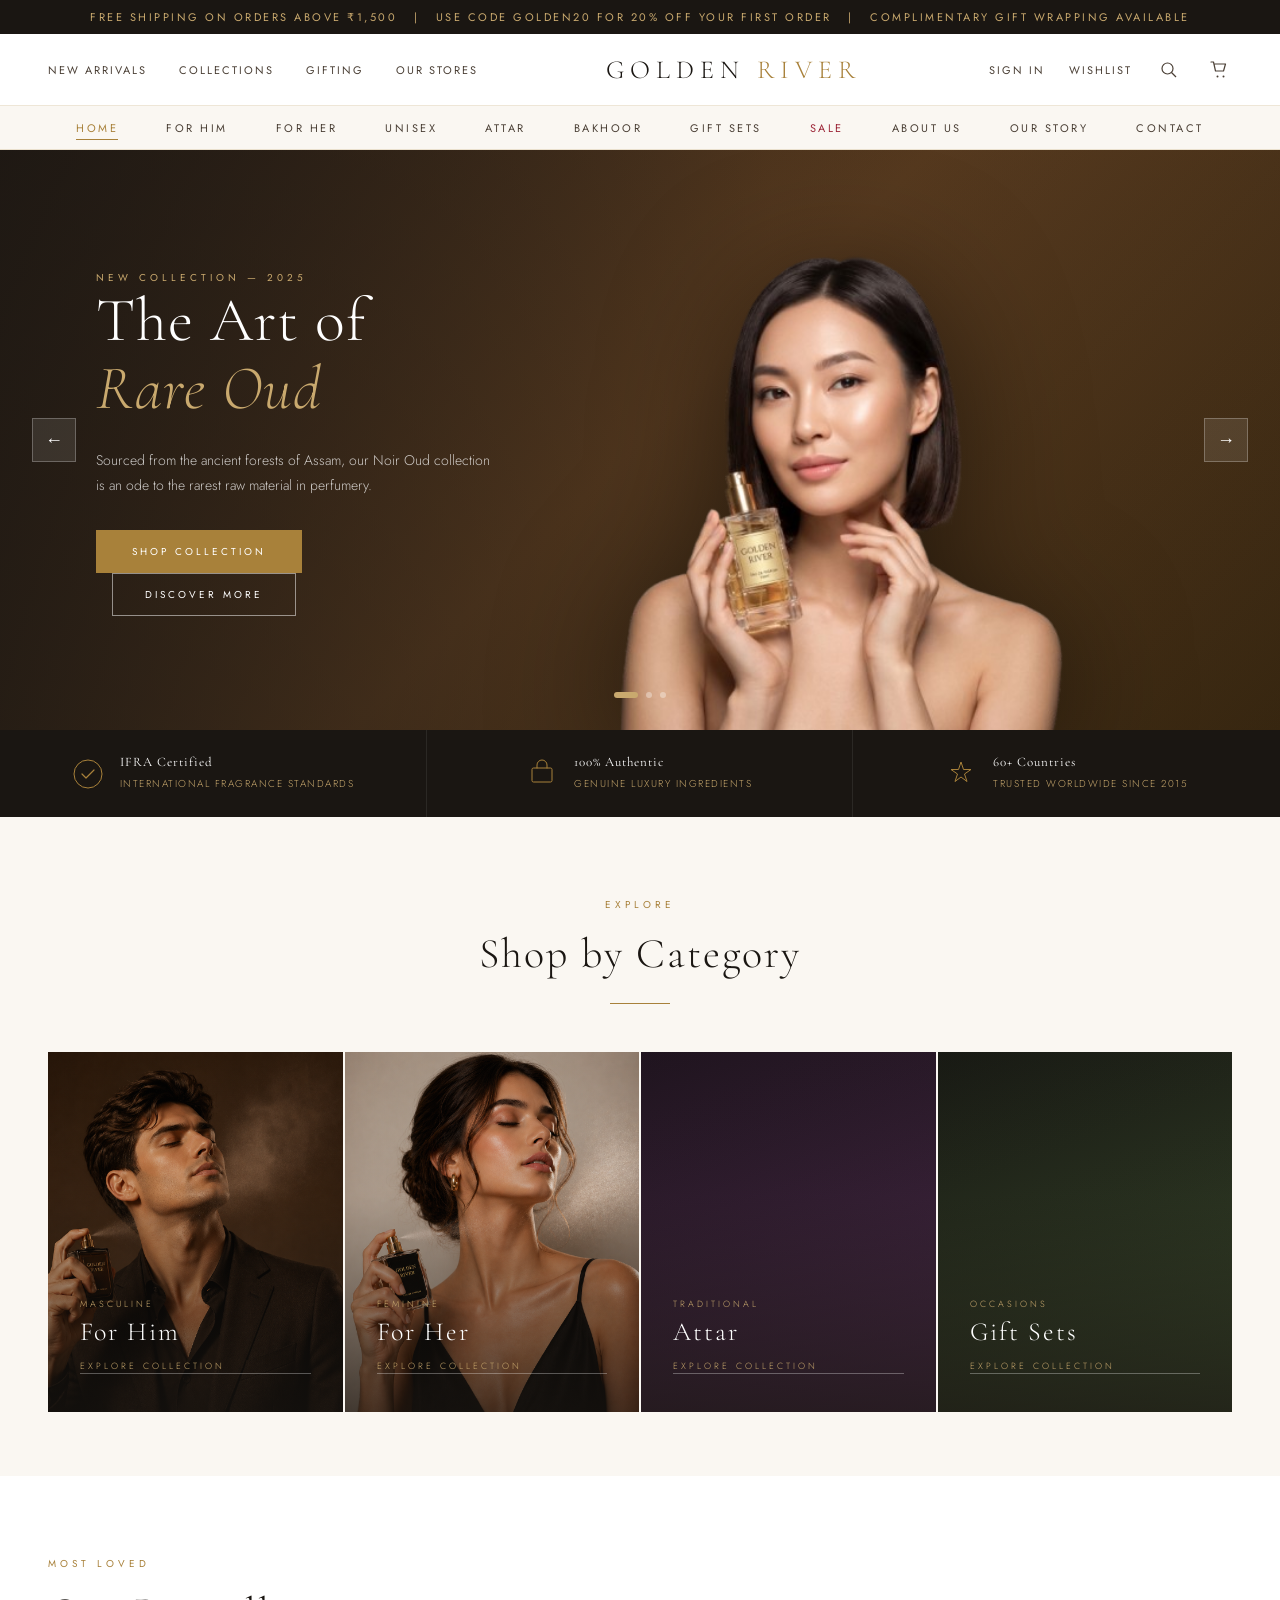
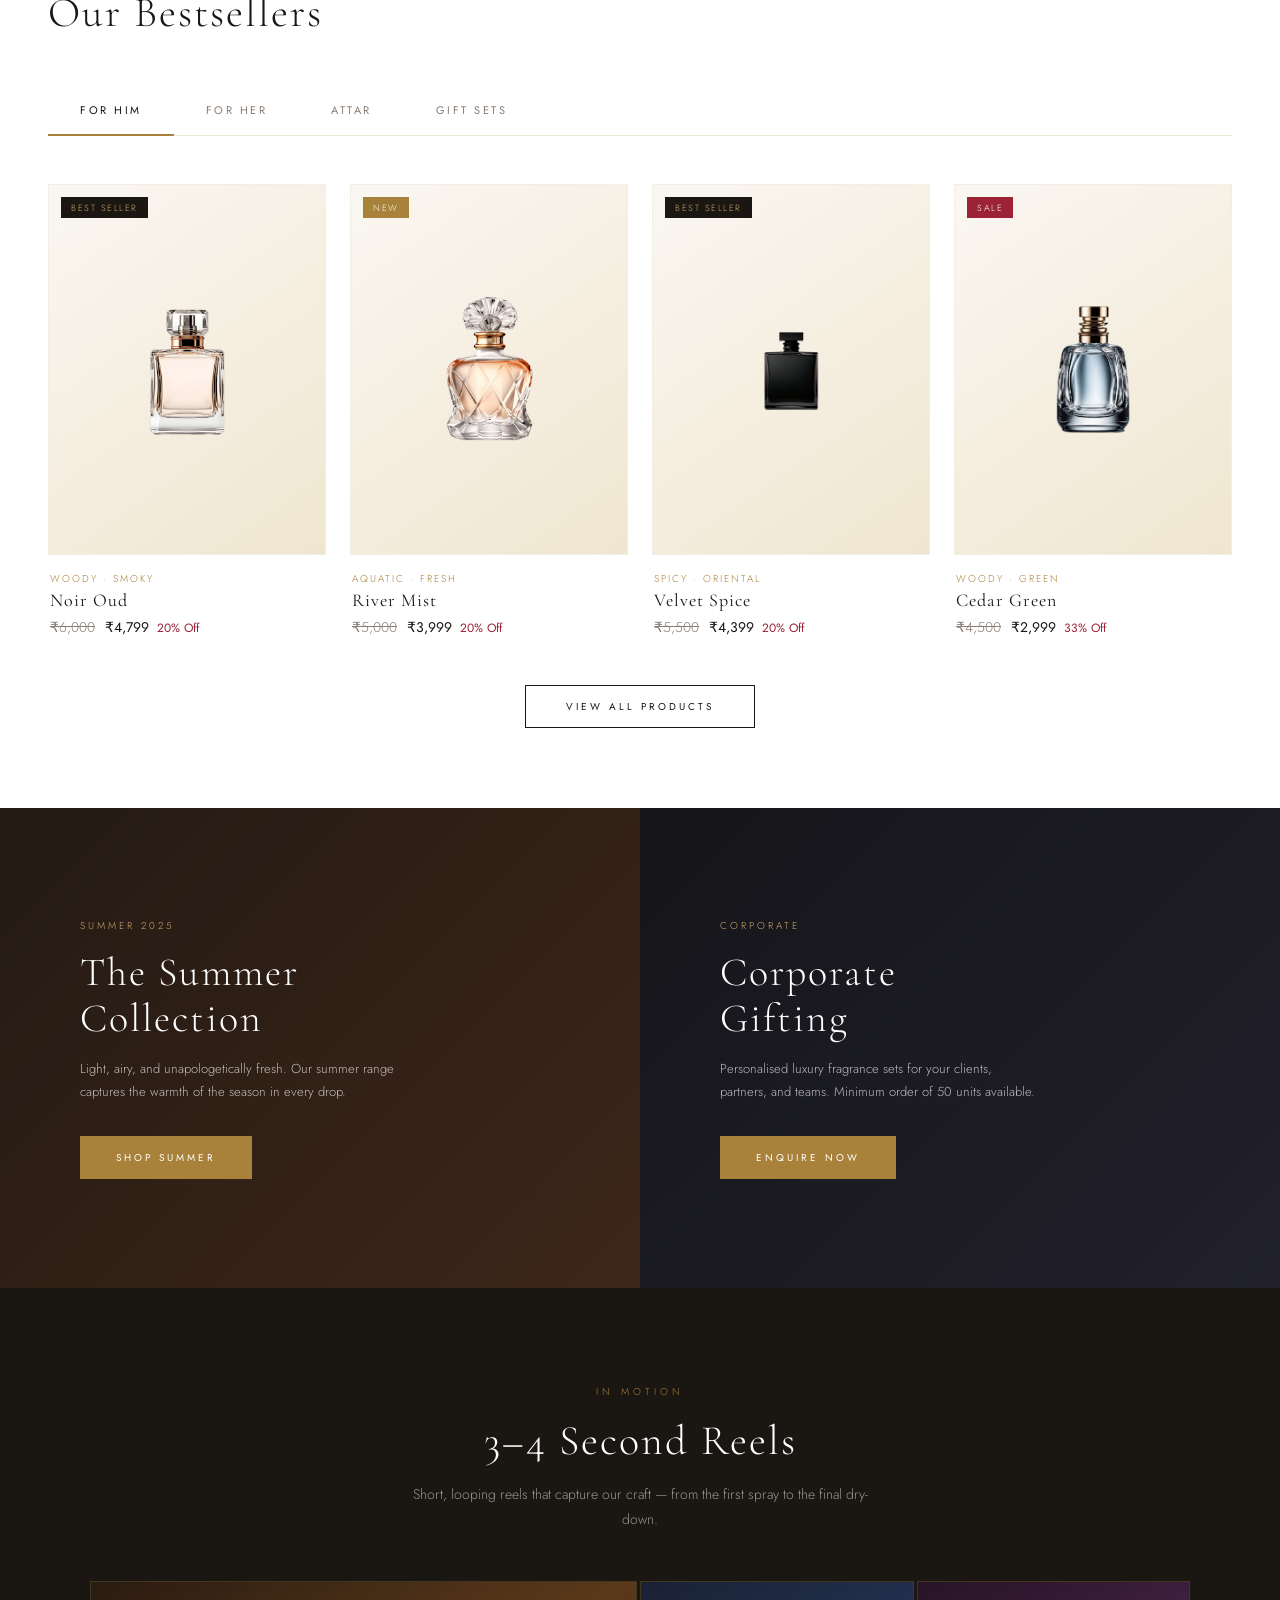
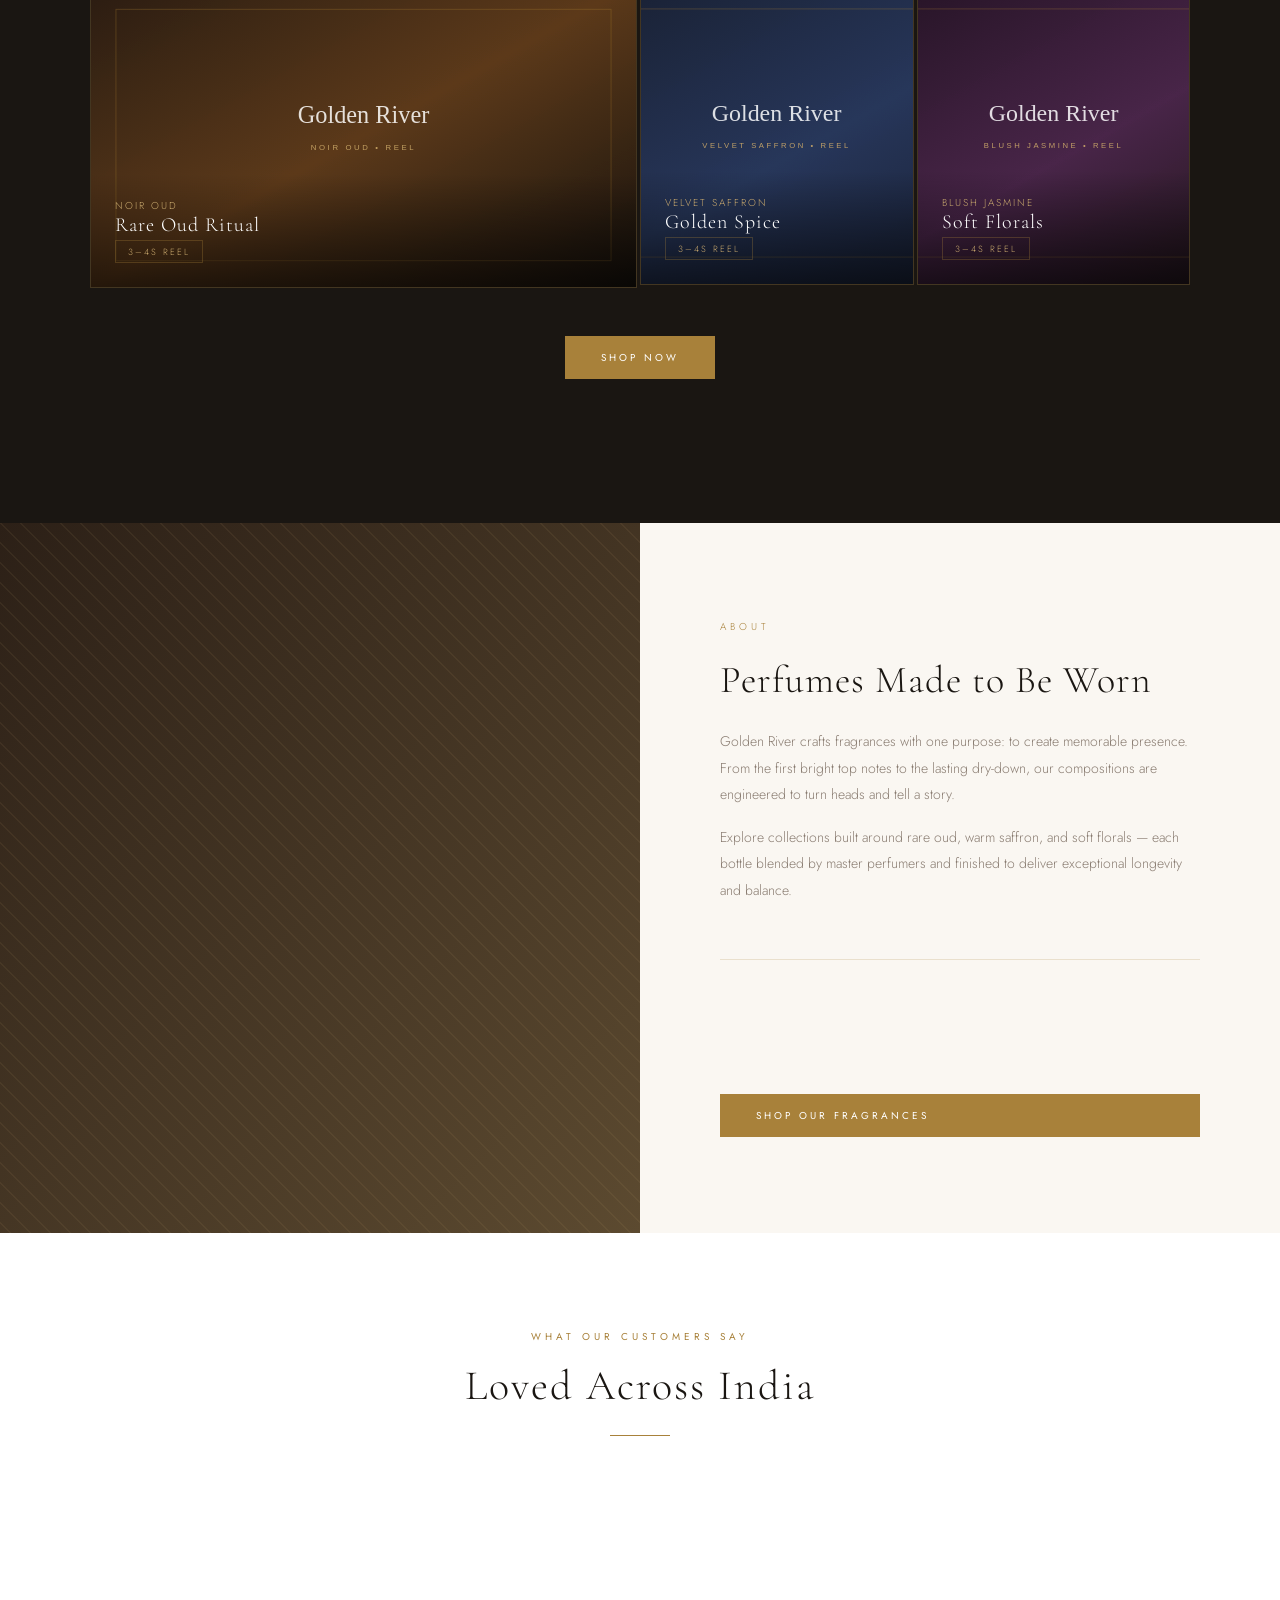
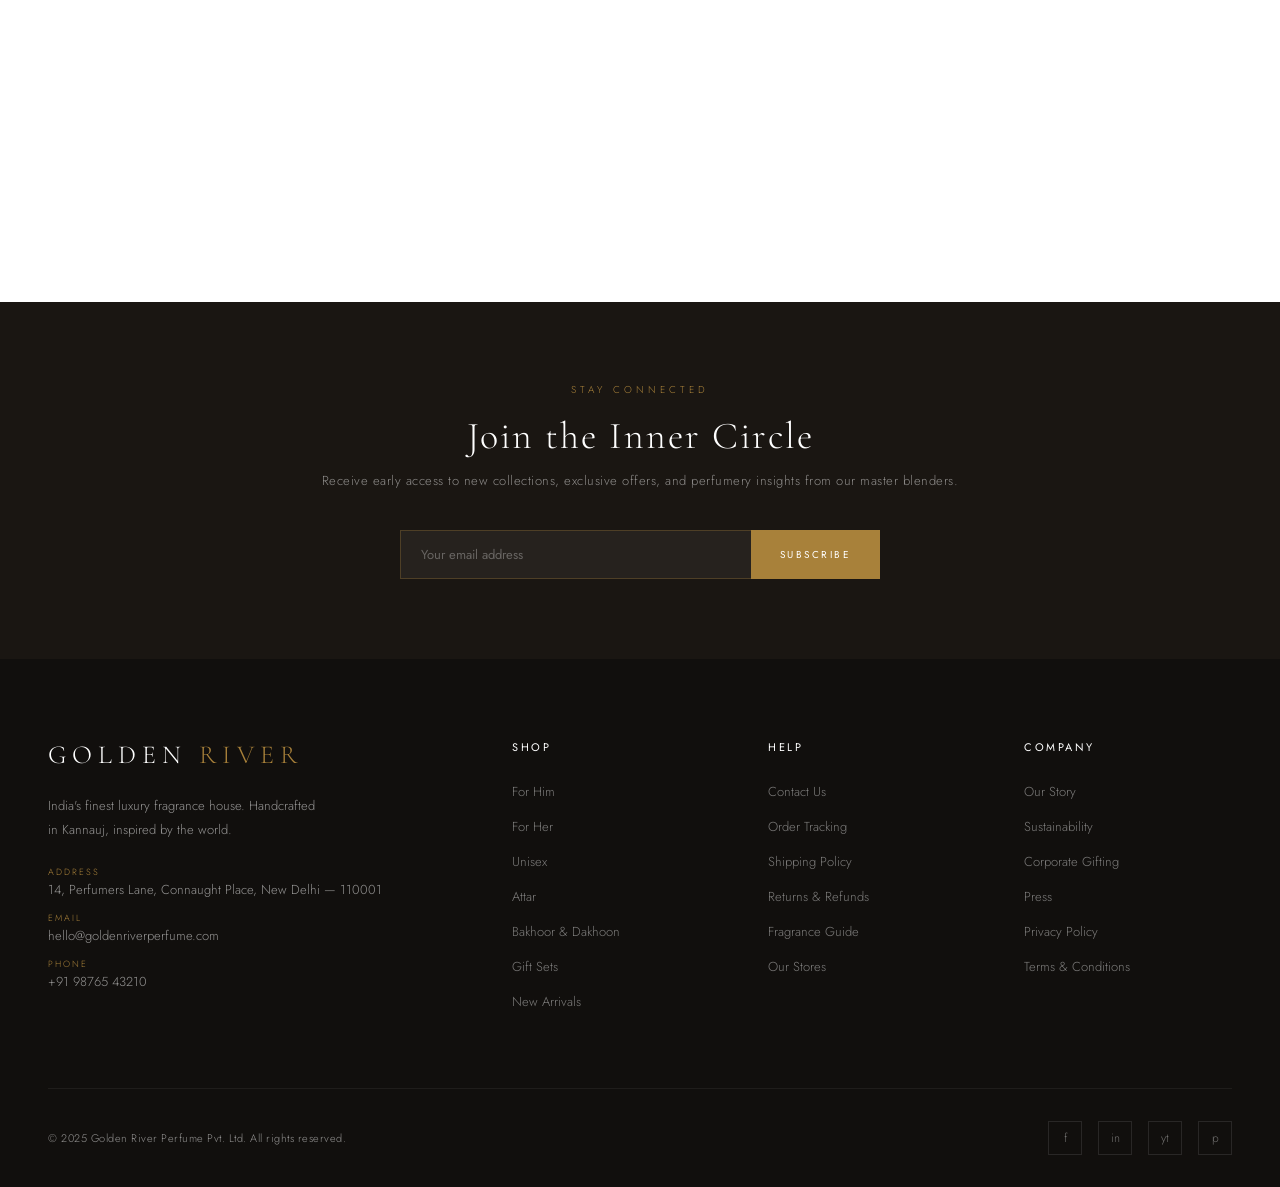
<file: index.html>
<!DOCTYPE html>
<html lang="en">

<head>
  <meta charset="UTF-8">
  <meta name="viewport" content="width=device-width, initial-scale=1.0">
  <title>Golden River Perfume | Luxury Fragrances Since 2015</title>
  <meta name="description"
    content="Golden River Perfume — India's finest luxury fragrance house. Handcrafted Eau de Parfum, Attar, and Gift Sets inspired by the ancient traditions of Kannauj and the perfume fields of Grasse.">
  <meta name="keywords" content="luxury perfume India, EDP, Attar, Oud, golden river perfume, buy perfume online India">
  <link rel="preconnect" href="https://fonts.googleapis.com">
  <link rel="preconnect" href="https://fonts.gstatic.com" crossorigin>
  <link
    href="https://fonts.googleapis.com/css2?family=Cormorant+Garamond:ital,wght@0,300;0,400;0,500;0,600;1,300;1,400&family=Jost:wght@200;300;400;500&display=swap"
    rel="stylesheet">
  <link rel="stylesheet" href="css/global.css">
  <link rel="stylesheet" href="css/home.css">
</head>

<body>

  <!-- ANNOUNCEMENT BAR -->
  <div class="announcement">
    Free Shipping on Orders Above &#8377;1,500 &nbsp;&nbsp;|&nbsp;&nbsp; Use Code GOLDEN20 for 20% Off Your First Order
    &nbsp;&nbsp;|&nbsp;&nbsp; Complimentary Gift Wrapping Available
  </div>

  <!-- TOP NAV -->
  <nav class="topnav">
    <div class="nav-left">
      <a href="pages/shop.html">New Arrivals</a>
      <a href="pages/shop.html">Collections</a>
      <a href="pages/shop.html?cat=Gift+Sets">Gifting</a>
      <a href="pages/contact.html">Our Stores</a>
    </div>

    <a href="index.html" class="logo">Golden <span>River</span></a>

    <div class="nav-right">
      <a href="pages/signin.html">Sign In</a>
      <a href="pages/wishlist.html" style="position:relative">Wishlist <span class="wishlist-count"
          style="display:none">0</span></a>
      <!-- Search icon -->
      <button class="nav-icon-btn" aria-label="Search">
        <svg width="18" height="18" viewBox="0 0 18 18" fill="none" xmlns="http://www.w3.org/2000/svg">
          <circle cx="7.5" cy="7.5" r="5.5" stroke="#4A3F35" stroke-width="1.2" />
          <line x1="11.5" y1="11.5" x2="16" y2="16" stroke="#4A3F35" stroke-width="1.2" />
        </svg>
      </button>
      <!-- Cart icon -->
      <a href="pages/cart.html" class="nav-icon-btn" style="position:relative">
        <svg width="18" height="18" viewBox="0 0 18 18" fill="none" xmlns="http://www.w3.org/2000/svg">
          <path d="M1 1h2.5l2 9h8l2-7H5" stroke="#4A3F35" stroke-width="1.2" stroke-linecap="round"
            stroke-linejoin="round" />
          <circle cx="7.5" cy="15.5" r="1" fill="#4A3F35" />
          <circle cx="13.5" cy="15.5" r="1" fill="#4A3F35" />
        </svg>
        <span class="cart-count" style="display:none">0</span>
      </a>
      <button class="mobile-menu-btn" aria-label="Menu">
        <span></span><span></span><span></span>
      </button>
    </div>
  </nav>

  <!-- SECONDARY NAV -->
  <nav class="subnav">
    <a href="index.html" class="active">Home</a>
    <a href="pages/shop.html?cat=For+Him">For Him</a>
    <a href="pages/shop.html?cat=For+Her">For Her</a>
    <a href="pages/shop.html?cat=Unisex">Unisex</a>
    <a href="pages/shop.html?cat=Attar">Attar</a>
    <a href="pages/shop.html">Bakhoor</a>
    <a href="pages/shop.html?cat=Gift+Sets">Gift Sets</a>
    <a href="pages/shop.html?cat=Sale" class="sale">Sale</a>
  <a href="pages/about-us.html">About Us</a>
  <a href="pages/about.html">Our Story</a>
    <a href="pages/contact.html">Contact</a>
  </nav>

  <!-- HERO SLIDER -->
  <section class="hero-slider" id="heroSlider">
    <div class="slide active" id="slide-0">
      <div class="slide-bg"></div>
      <div class="slide-overlay"></div>
      <div class="slide-content animate-in">
        <span class="slide-tag delay-1 animate-in">New Collection — 2025</span>
        <h1 class="delay-2 animate-in">The Art of<br><em>Rare Oud</em></h1>
        <p class="delay-3 animate-in">Sourced from the ancient forests of Assam, our Noir Oud collection is an ode to
          the rarest raw material in perfumery.</p>
        <div class="delay-4 animate-in">
          <a href="pages/shop.html" class="btn-primary">Shop Collection</a>
          <a href="pages/about.html" class="btn-outline-white">Discover More</a>
        </div>
      </div>
      <div class="banner-bottle" aria-hidden="true">
        <img src="assets/Gemini_Generated_Image_4dhyk04dhyk04dhy-removebg-preview.png" alt=""
          decoding="async" fetchpriority="high">
      </div>
    </div>

    <div class="slide" id="slide-1">
      <div class="slide-bg"></div>
      <div class="slide-overlay"></div>
      <div class="slide-content">
        <span class="slide-tag">Limited Edition</span>
        <h1>Velvet<br><em>Saffron</em></h1>
        <p>Persian saffron absolute, creamy sandalwood and white musk — a fragrance that commands reverence in any room.
        </p>
        <div>
          <a href="pages/product.html?id=velvet-saffron" class="btn-primary">Shop Now</a>
          <a href="pages/about.html" class="btn-outline-white">Learn More</a>
        </div>
      </div>
      <div class="banner-bottle" aria-hidden="true">
        <img src="assets/Gemini_Generated_Image_5cosmw5cosmw5cos-removebg-preview.png" alt=""
          loading="lazy" decoding="async">
      </div>
    </div>

    <div class="slide" id="slide-2">
      <div class="slide-bg"></div>
      <div class="slide-overlay"></div>
      <div class="slide-content">
        <span class="slide-tag">Gifting Season</span>
        <h1>The Perfect<br><em>Gift of Scent</em></h1>
        <p>Curated luxury gift sets, beautifully presented in hand-finished boxes — perfect for every occasion and every
          person.</p>
        <div>
          <a href="pages/shop.html?cat=Gift+Sets" class="btn-primary">Shop Gift Sets</a>
          <a href="pages/contact.html" class="btn-outline-white">Enquire Now</a>
        </div>
      </div>
      <div class="banner-bottle" aria-hidden="true">
        <img src="assets/Gemini_Generated_Image_q1gn3oq1gn3oq1gn-removebg-preview.png" alt=""
          loading="lazy" decoding="async">
      </div>
    </div>

    <div class="slider-dots">
      <button class="dot active" onclick="goToSlide(0)"></button>
      <button class="dot" onclick="goToSlide(1)"></button>
      <button class="dot" onclick="goToSlide(2)"></button>
    </div>
    <button class="slider-arrow left" onclick="prevSlide()">&#8592;</button>
    <button class="slider-arrow right" onclick="nextSlide()">&#8594;</button>
  </section>

  <!-- TRUST STRIP -->
  <div class="trust-strip">
    <div class="trust-item">
      <svg class="trust-icon" viewBox="0 0 32 32" fill="none" xmlns="http://www.w3.org/2000/svg">
        <circle cx="16" cy="16" r="14" stroke="#A8813A" stroke-width="1" />
        <path d="M10 16l4 4 8-8" stroke="#A8813A" stroke-width="1.2" stroke-linecap="round" stroke-linejoin="round" />
      </svg>
      <div class="trust-text">
        <strong>IFRA Certified</strong>
        <span>International fragrance standards</span>
      </div>
    </div>
    <div class="trust-item">
      <svg class="trust-icon" viewBox="0 0 32 32" fill="none" xmlns="http://www.w3.org/2000/svg">
        <rect x="6" y="10" width="20" height="14" rx="1.5" stroke="#A8813A" stroke-width="1" />
        <path d="M11 10V7a5 5 0 0 1 10 0v3" stroke="#A8813A" stroke-width="1" stroke-linecap="round" />
      </svg>
      <div class="trust-text">
        <strong>100% Authentic</strong>
        <span>Genuine luxury ingredients</span>
      </div>
    </div>
    <div class="trust-item">
      <svg class="trust-icon" viewBox="0 0 32 32" fill="none" xmlns="http://www.w3.org/2000/svg">
        <path d="M16 4l2.5 7.5H26l-6.5 4.5 2.5 7.5L16 19l-6 4.5 2.5-7.5L6 11.5h7.5z" stroke="#A8813A" stroke-width="1"
          stroke-linejoin="round" />
      </svg>
      <div class="trust-text">
        <strong>60+ Countries</strong>
        <span>Trusted worldwide since 2015</span>
      </div>
    </div>
  </div>

  <!-- CATEGORY SECTION -->
  <div class="section-header">
    <span class="eyebrow">Explore</span>
    <h2>Shop by Category</h2>
    <div class="divider-gold"></div>
  </div>
  <div class="category-grid">
    <a href="pages/shop.html?cat=For+Him" class="cat-tile">
      <div class="cat-tile-bg">
        <img class="cat-tile-img" src="assets/reels/ChatGPT%20Image%20Apr%2030%2C%202026%2C%2003_38_12%20PM.png" alt="Noir Oud" loading="lazy" decoding="async">
      </div>
      <div class="cat-tile-overlay"></div>
      <div class="cat-tile-label">
        <span>Masculine</span>
        <h3>For Him</h3>
        <span class="cat-link">Explore Collection</span>
      </div>
    </a>
    <a href="pages/shop.html?cat=For+Her" class="cat-tile">
      <div class="cat-tile-bg">
        <img class="cat-tile-img" src="assets/reels/ChatGPT%20Image%20Apr%2030%2C%202026%2C%2003_40_23%20PM.png" alt="Blush Jasmine" loading="lazy" decoding="async">
      </div>
      <div class="cat-tile-overlay"></div>
      <div class="cat-tile-label">
        <span>Feminine</span>
        <h3>For Her</h3>
        <span class="cat-link">Explore Collection</span>
      </div>
    </a>
    <a href="pages/shop.html?cat=Attar" class="cat-tile">
      <div class="cat-tile-bg">
        <img class="cat-tile-img" src="assets/reels/ChatGPT%20Image%20Apr%2030%2C%202026%2C%2003_41_30%20PM.png" alt="Attar" loading="lazy" decoding="async">
      </div>
      <div class="cat-tile-overlay"></div>
      <div class="cat-tile-label">
        <span>Traditional</span>
        <h3>Attar</h3>
        <span class="cat-link">Explore Collection</span>
      </div>
    </a>
    <a href="pages/shop.html?cat=Gift+Sets" class="cat-tile">
      <div class="cat-tile-bg">
        <img class="cat-tile-img" src="assets/reels/ChatGPT%20Image%20Apr%2030%2C%202026%2C%2004_20_34%20PM.png" alt="Gift Sets" loading="lazy" decoding="async">
      </div>
      <div class="cat-tile-overlay"></div>
      <div class="cat-tile-label">
        <span>Occasions</span>
        <h3>Gift Sets</h3>
        <span class="cat-link">Explore Collection</span>
      </div>
    </a>
  </div>

  <!-- BESTSELLERS -->
  <section class="bestseller-section">
    <div class="section-header" style="padding-left:0;padding-right:0;text-align:left;">
      <span class="eyebrow">Most Loved</span>
      <h2>Our Bestsellers</h2>
    </div>

    <div class="tab-bar">
      <button class="tab-btn active" onclick="switchTab(this,'him')">For Him</button>
      <button class="tab-btn" onclick="switchTab(this,'her')">For Her</button>
      <button class="tab-btn" onclick="switchTab(this,'attar')">Attar</button>
      <button class="tab-btn" onclick="switchTab(this,'gift')">Gift Sets</button>
    </div>

    <div id="tab-him" class="products-grid"></div>
    <div id="tab-her" class="products-grid" style="display:none;"></div>
    <div id="tab-attar" class="products-grid" style="display:none;"></div>
    <div id="tab-gift" class="products-grid" style="display:none;"></div>

    <div class="view-all-wrap">
      <a href="pages/shop.html" class="btn-outline-dark">View All Products</a>
    </div>
  </section>

  <!-- FEATURE BANNER -->
  <div class="feature-banner">
    <div class="feature-panel">
      <div class="feature-panel-bg"></div>
      <div class="feature-panel-overlay"></div>
      <div class="feature-panel-content">
        <span class="eyebrow">Summer 2025</span>
        <h2>The Summer<br>Collection</h2>
        <p>Light, airy, and unapologetically fresh. Our summer range captures the warmth of the season in every drop.
        </p>
        <a href="pages/shop.html" class="btn-primary">Shop Summer</a>
      </div>
    </div>
    <div class="feature-panel">
      <div class="feature-panel-bg"></div>
      <div class="feature-panel-overlay"></div>
      <div class="feature-panel-content">
        <span class="eyebrow">Corporate</span>
        <h2>Corporate<br>Gifting</h2>
        <p>Personalised luxury fragrance sets for your clients, partners, and teams. Minimum order of 50 units
          available.</p>
        <a href="pages/contact.html" class="btn-primary">Enquire Now</a>
      </div>
    </div>
  </div>

  <!-- VIDEO REELS -->
  <section class="video-section" aria-labelledby="reels-title">
    <span class="eyebrow">In Motion</span>
    <h2 id="reels-title">3–4 Second Reels</h2>
    <p>Short, looping reels that capture our craft — from the first spray to the final dry-down.</p>

    <div class="video-grid">
      <div class="video-placeholder main">
        <video class="reel-video" autoplay muted loop playsinline preload="metadata"
          poster="assets/reels/poster-noir-oud.svg">
          <source
            src="assets/Luxury perfume product advertisement, unique elegant perfume bottle with gold and amber theme, deep burgundy and cream background, dramatic lighting with golden rays, ethereal mist and fog, floating gold leaf particles, bottle emerges from darkness w.mp4"
            type="video/mp4">
          Your browser does not support the video tag.
        </video>
        <div class="video-inner" aria-hidden="true">
          <div class="play-btn">
            <svg width="16" height="16" viewBox="0 0 16 16" fill="none" xmlns="http://www.w3.org/2000/svg">
              <path d="M6 4.5v7l6-3.5-6-3.5Z" fill="#FFFFFF" />
            </svg>
          </div>
          <span>Muted loop</span>
          <strong>Rare Oud</strong>
        </div>
        <div class="video-label">
          <div class="vsub">Noir Oud</div>
          <div class="vtitle">Rare Oud Ritual</div>
          <span class="video-tag">3–4s reel</span>
        </div>
      </div>

      <div class="video-placeholder side">
        <video class="reel-video" autoplay muted loop playsinline preload="metadata"
          poster="assets/reels/poster-velvet-saffron.svg">
          <source
            src="assets/Luxury perfume advertisement for Golden River brand. Scene 1_ Young elegant female model near window with soft natural sunlight, calm expression, cinematic close-up, realistic natural skin texture. Scene 2_ She gently picks up a perfume bottle and sp.mp4"
            type="video/mp4">
          Your browser does not support the video tag.
        </video>
        <div class="video-inner" aria-hidden="true">
          <div class="play-btn">
            <svg width="16" height="16" viewBox="0 0 16 16" fill="none" xmlns="http://www.w3.org/2000/svg">
              <path d="M6 4.5v7l6-3.5-6-3.5Z" fill="#FFFFFF" />
            </svg>
          </div>
          <span>Muted loop</span>
          <strong>Velvet Saffron</strong>
        </div>
        <div class="video-label">
          <div class="vsub">Velvet Saffron</div>
          <div class="vtitle">Golden Spice</div>
          <span class="video-tag">3–4s reel</span>
        </div>
      </div>

      <div class="video-placeholder side">
        <video class="reel-video" autoplay muted loop playsinline preload="metadata"
          poster="assets/reels/poster-blush-jasmine.svg">
          <source
            src="assets/Luxury perfume product advertisement, elegant perfume bottle with soft pink theme, soft pink background, glowing light, gentle smoke and mist swirling around, floating flower petals, bottle appears slowly from mist, smooth cinematic motion, close-up .mp4"
            type="video/mp4">
          Your browser does not support the video tag.
        </video>
        <div class="video-inner" aria-hidden="true">
          <div class="play-btn">
            <svg width="16" height="16" viewBox="0 0 16 16" fill="none" xmlns="http://www.w3.org/2000/svg">
              <path d="M6 4.5v7l6-3.5-6-3.5Z" fill="#FFFFFF" />
            </svg>
          </div>
          <span>Muted loop</span>
          <strong>Blush Jasmine</strong>
        </div>
        <div class="video-label">
          <div class="vsub">Blush Jasmine</div>
          <div class="vtitle">Soft Florals</div>
          <span class="video-tag">3–4s reel</span>
        </div>
      </div>
    </div>

    <div class="cta-wrap">
      <a href="pages/shop.html" class="btn-primary">Shop Now</a>
    </div>
  </section>

  <!-- ABOUT -->
  <section class="heritage-section" id="about">
    <div class="heritage-visual">
      <div class="heritage-pattern"></div>
  <div class="heritage-art reveal-on-scroll" aria-hidden="true">
        <img class="heritage-bottle" src="assets/reels/ChatGPT_Image_Apr_30__2026__04_35_14_PM-removebg-preview.png" alt="">
        <img class="heritage-bow" src="assets/reels/vecteezy_ai-generated-a-red-ribbon-bow-is-shown-on-a-white-background_42165890.png" alt="">
      </div>
    </div>
    <div class="heritage-text">
        <span class="eyebrow">About</span>
        <h2>Perfumes Made to Be Worn</h2>
        <p>Golden River crafts fragrances with one purpose: to create memorable presence. From the first bright top notes to the lasting dry-down, our compositions are engineered to turn heads and tell a story.</p>
        <p>Explore collections built around rare oud, warm saffron, and soft florals — each bottle blended by master perfumers and finished to deliver exceptional longevity and balance.</p>
        <div class="heritage-stats">
          <div class="stat-item">
            <strong>10+</strong>
            <span>Years of craft</span>
          </div>
          <div class="stat-item">
            <strong>200+</strong>
            <span>Unique fragrances</span>
          </div>
          <div class="stat-item">
            <strong>25+</strong>
            <span>Countries served</span>
          </div>
        </div>
        <a href="pages/about-us.html" class="btn-primary">Shop Our Fragrances</a>
    </div>
  </section>

  <!-- TESTIMONIALS -->
  <section class="testimonials-section">
    <div class="section-header" style="padding-top:0;">
      <span class="eyebrow">What Our Customers Say</span>
      <h2>Loved Across India</h2>
      <div class="divider-gold"></div>
    </div>
    <div class="testimonials-grid">
      <div class="testimonial-card">
        <div class="stars"><span class="star"></span><span class="star"></span><span class="star"></span><span
            class="star"></span><span class="star"></span></div>
        <p>Golden River is not simply a fragrance — it is an experience. Noir Oud has become my signature scent and I
          receive compliments wherever I go.</p>
        <div class="testimonial-author">
          <strong>Arjun Mehta</strong>
          <span>Mumbai, Maharashtra</span>
        </div>
      </div>
      <div class="testimonial-card">
        <div class="stars"><span class="star"></span><span class="star"></span><span class="star"></span><span
            class="star"></span><span class="star"></span></div>
        <p>The Blush Jasmine is everything I wanted — light, feminine, and long-lasting. The packaging alone feels like
          a gift. Truly luxury at an honest price.</p>
        <div class="testimonial-author">
          <strong>Priya Sharma</strong>
          <span>Delhi, NCR</span>
        </div>
      </div>
      <div class="testimonial-card">
        <div class="stars"><span class="star"></span><span class="star"></span><span class="star"></span><span
            class="star"></span><span class="star"></span></div>
        <p>I ordered the His &amp; Hers Duo as an anniversary gift. The presentation was immaculate, the delivery was
          swift, and the scents were absolutely stunning.</p>
        <div class="testimonial-author">
          <strong>Rahul &amp; Deepa Nair</strong>
          <span>Bengaluru, Karnataka</span>
        </div>
      </div>
    </div>
  </section>

  <!-- NEWSLETTER -->
  <section class="newsletter-section">
    <span class="eyebrow">Stay Connected</span>
    <h2>Join the Inner Circle</h2>
    <p>Receive early access to new collections, exclusive offers, and perfumery insights from our master blenders.</p>
    <div class="newsletter-form">
      <input type="email" placeholder="Your email address">
      <button>Subscribe</button>
    </div>
  </section>

  <!-- FOOTER -->
  <footer>
    <div class="footer-top">
      <div class="footer-brand">
        <span class="logo">Golden <span>River</span></span>
        <p>India's finest luxury fragrance house. Handcrafted in Kannauj, inspired by the world.</p>
        <div class="footer-contact-item">
          <label>Address</label>
          <span>14, Perfumers Lane, Connaught Place, New Delhi — 110001</span>
        </div>
        <div class="footer-contact-item">
          <label>Email</label>
          <span>hello@goldenriverperfume.com</span>
        </div>
        <div class="footer-contact-item">
          <label>Phone</label>
          <span>+91 98765 43210</span>
        </div>
      </div>
      <div class="footer-col">
        <h4>Shop</h4>
        <ul>
          <li><a href="pages/shop.html?cat=For+Him">For Him</a></li>
          <li><a href="pages/shop.html?cat=For+Her">For Her</a></li>
          <li><a href="pages/shop.html?cat=Unisex">Unisex</a></li>
          <li><a href="pages/shop.html?cat=Attar">Attar</a></li>
          <li><a href="pages/shop.html">Bakhoor & Dakhoon</a></li>
          <li><a href="pages/shop.html?cat=Gift+Sets">Gift Sets</a></li>
          <li><a href="pages/shop.html">New Arrivals</a></li>
        </ul>
      </div>
      <div class="footer-col">
        <h4>Help</h4>
        <ul>
          <li><a href="pages/contact.html">Contact Us</a></li>
          <li><a href="#">Order Tracking</a></li>
          <li><a href="#">Shipping Policy</a></li>
          <li><a href="#">Returns & Refunds</a></li>
          <li><a href="#">Fragrance Guide</a></li>
          <li><a href="pages/contact.html">Our Stores</a></li>
        </ul>
      </div>
      <div class="footer-col">
        <h4>Company</h4>
        <ul>
          <li><a href="pages/about.html">Our Story</a></li>
          <li><a href="pages/about.html">Sustainability</a></li>
          <li><a href="pages/contact.html">Corporate Gifting</a></li>
          <li><a href="#">Press</a></li>
          <li><a href="#">Privacy Policy</a></li>
          <li><a href="#">Terms & Conditions</a></li>
        </ul>
      </div>
    </div>
    <div class="footer-bottom">
      <p>&copy; 2025 Golden River Perfume Pvt. Ltd. All rights reserved.</p>
      <div class="social-links">
        <a href="#" aria-label="Facebook">f</a>
        <a href="#" aria-label="Instagram">in</a>
        <a href="#" aria-label="YouTube">yt</a>
        <a href="#" aria-label="Pinterest">p</a>
      </div>
    </div>
  </footer>

  <script src="js/toast.js"></script>
  <script src="js/store.js"></script>
  <script src="js/products.js"></script>
  <script src="js/global.js"></script>
  <script>
    // Hero slider
    let currentSlide = 0;
    const slides = document.querySelectorAll('.slide');
    const dots = document.querySelectorAll('.dot');
    let autoTimer;

    function goToSlide(n) {
      slides[currentSlide].classList.remove('active');
      dots[currentSlide].classList.remove('active');
      currentSlide = (n + slides.length) % slides.length;
      slides[currentSlide].classList.add('active');
      dots[currentSlide].classList.add('active');
    }
    function nextSlide() { goToSlide(currentSlide + 1); resetTimer(); }
    function prevSlide() { goToSlide(currentSlide - 1); resetTimer(); }
    function resetTimer() { clearInterval(autoTimer); autoTimer = setInterval(() => goToSlide(currentSlide + 1), 5000); }
    autoTimer = setInterval(() => goToSlide(currentSlide + 1), 5000);

    // Tab switching
    function switchTab(el, id) {
      document.querySelectorAll('.tab-btn').forEach(b => b.classList.remove('active'));
      el.classList.add('active');
      ['him', 'her', 'attar', 'gift'].forEach(t => {
        const el = document.getElementById('tab-' + t);
        if (el) el.style.display = t === id ? 'grid' : 'none';
      });
    }

    // Populate bestseller tabs with shared product data
    function populateBestsellers() {
      const catMap = { 'him': 'For Him', 'her': 'For Her', 'attar': 'Attar', 'gift': 'Gift Sets' };
      Object.keys(catMap).forEach(key => {
        const container = document.getElementById('tab-' + key);
        if (!container) return;
        const filtered = GRProducts.filter(p => p.category === catMap[key]).slice(0, 4);
        container.innerHTML = filtered.map(p => renderProductCard(p)).join('');
      });
    }
    populateBestsellers();

    // Reel videos: pause when off-screen (perf-friendly)
    const reelVideos = document.querySelectorAll('.reel-video');
    if (reelVideos.length) {
      const prefersReducedMotion = window.matchMedia('(prefers-reduced-motion: reduce)').matches;
      const safePlay = (v) => v.play().catch(() => { });

      if (prefersReducedMotion) {
        reelVideos.forEach(v => v.pause());
      } else if ('IntersectionObserver' in window) {
        const reelObserver = new IntersectionObserver((entries) => {
          entries.forEach(({ target, isIntersecting }) => {
            if (isIntersecting) safePlay(target);
            else target.pause();
          });
        }, { threshold: 0.35 });

        reelVideos.forEach(v => reelObserver.observe(v));
      } else {
        reelVideos.forEach(v => safePlay(v));
      }
    }
  </script>
</body>

</html>
</file>
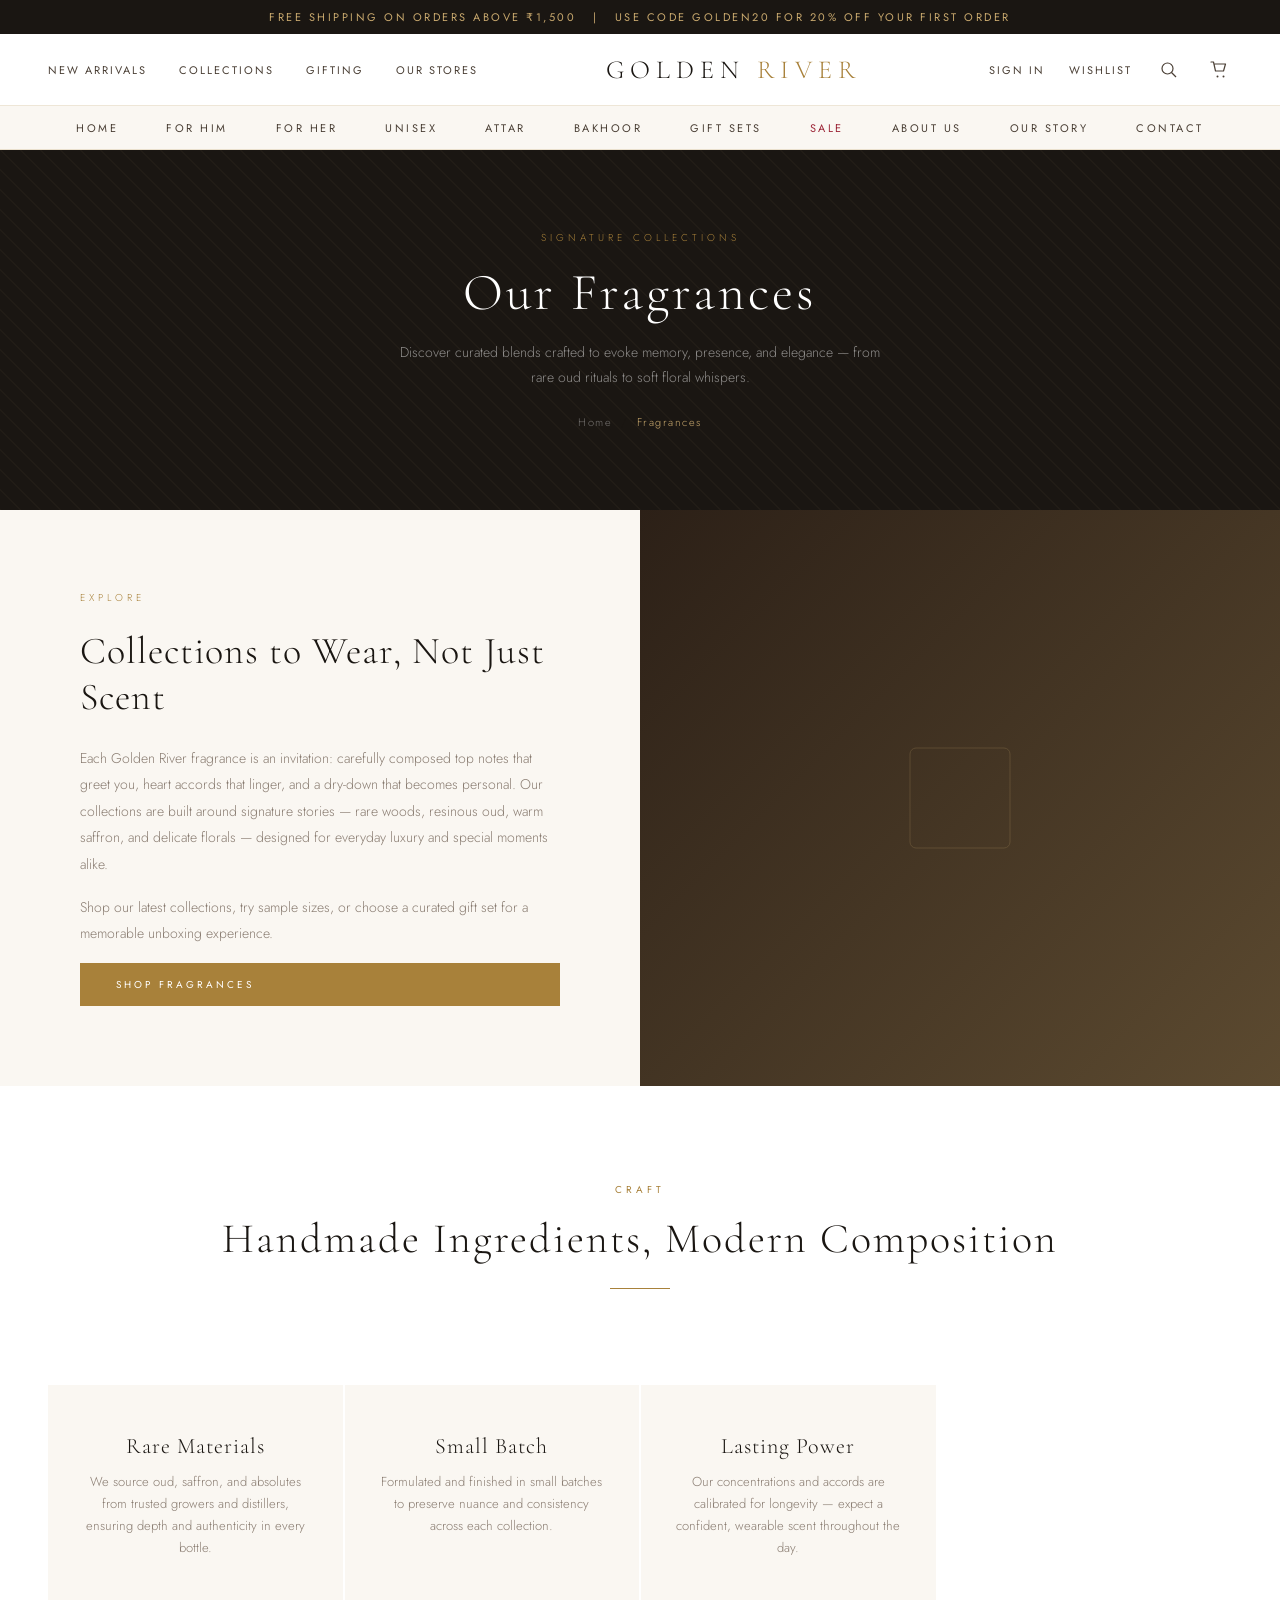
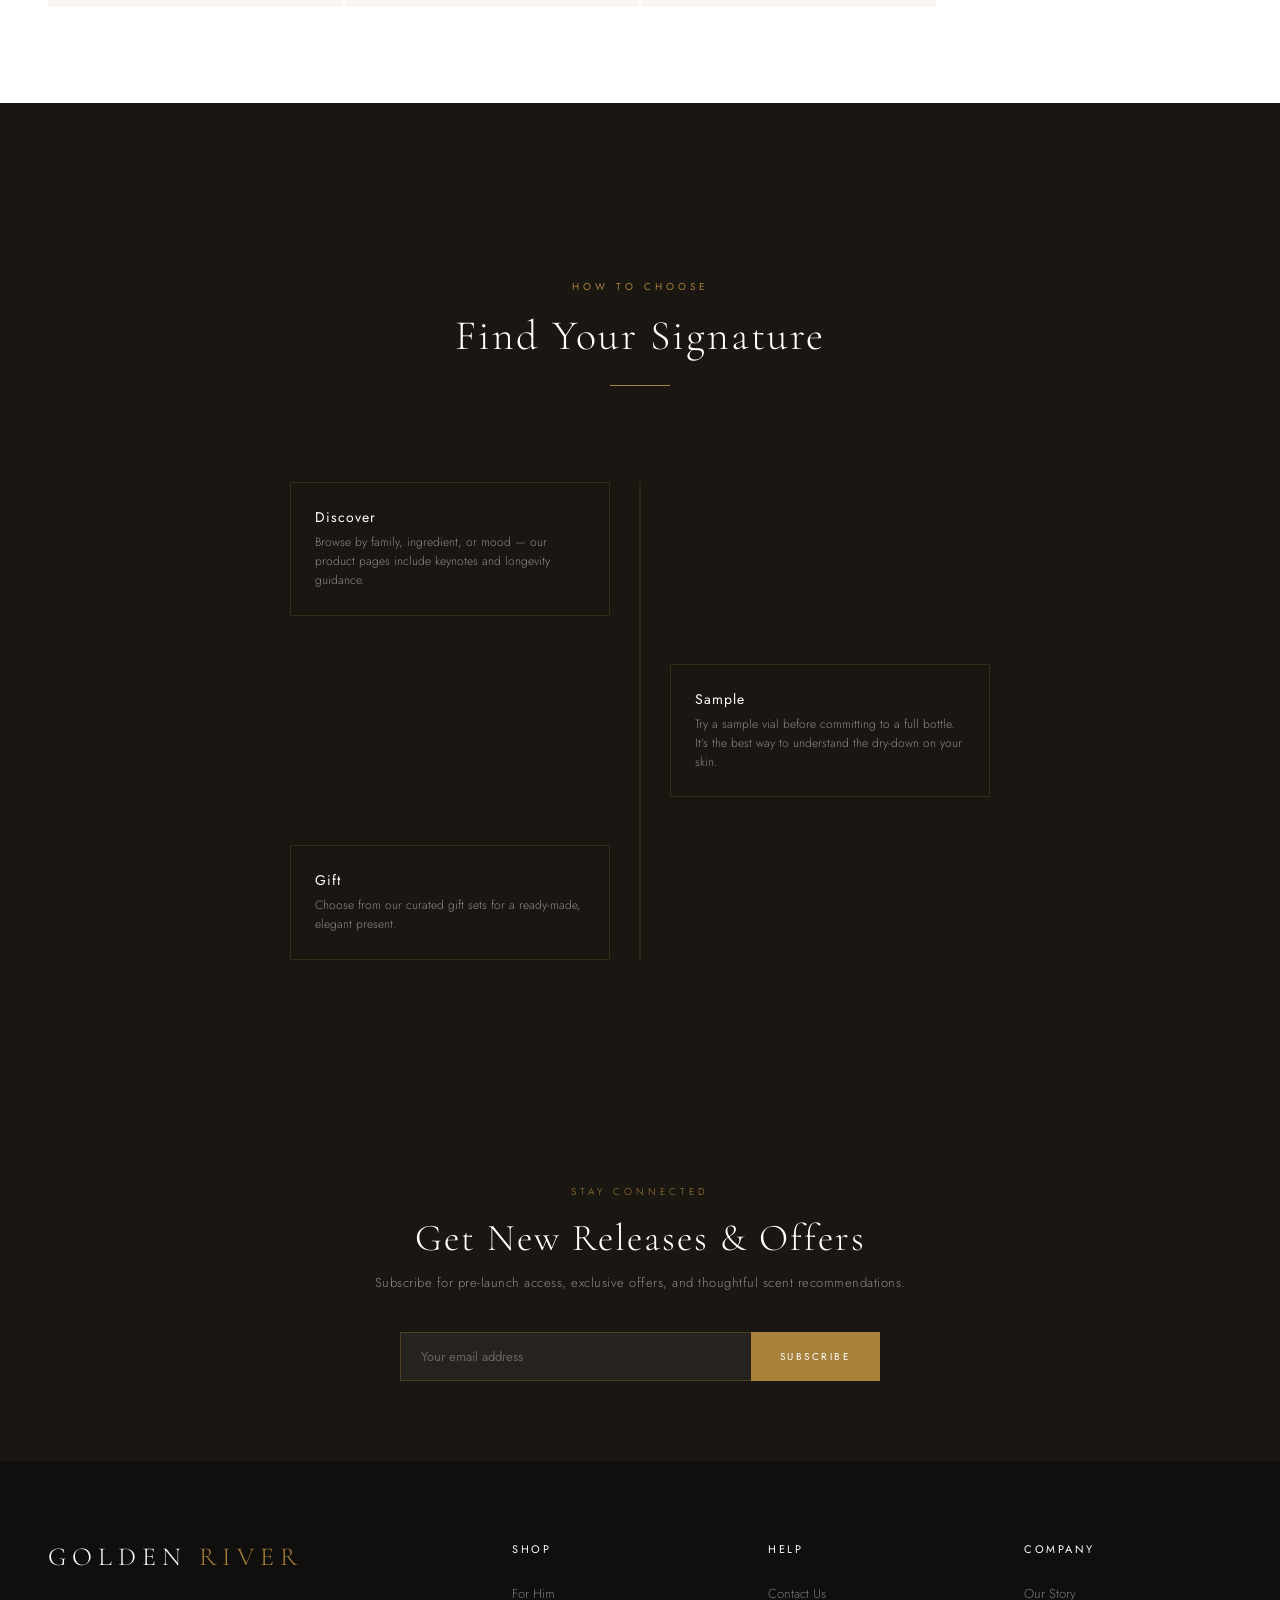
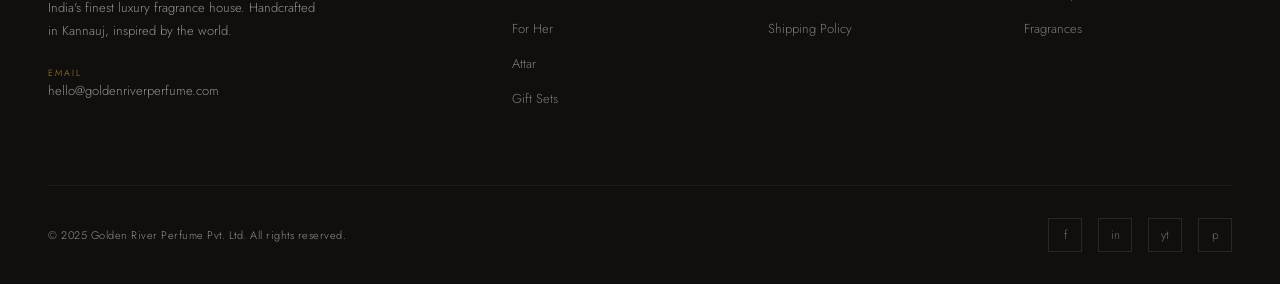
<file: pages/about-us.html>
<!DOCTYPE html>
<html lang="en">
<head>
  <meta charset="UTF-8">
  <meta name="viewport" content="width=device-width, initial-scale=1.0">
  <title>Our Fragrances | Golden River Perfume</title>
  <meta name="description" content="Explore Golden River's signature fragrances, collections, and craft — curated blends that celebrate heritage and modern luxury.">
  <link rel="preconnect" href="https://fonts.googleapis.com">
  <link rel="preconnect" href="https://fonts.gstatic.com" crossorigin>
  <link href="https://fonts.googleapis.com/css2?family=Cormorant+Garamond:ital,wght@0,300;0,400;0,500;0,600;1,300;1,400&family=Jost:wght@200;300;400;500&display=swap" rel="stylesheet">
  <link rel="stylesheet" href="../css/global.css">
  <link rel="stylesheet" href="../css/about.css">
</head>
<body>

<!-- ANNOUNCEMENT BAR -->
<div class="announcement">
  Free Shipping on Orders Above &#8377;1,500 &nbsp;&nbsp;|&nbsp;&nbsp; Use Code GOLDEN20 for 20% Off Your First Order
</div>

<!-- TOP NAV -->
<nav class="topnav">
  <div class="nav-left">
    <a href="shop.html">New Arrivals</a>
    <a href="shop.html">Collections</a>
    <a href="shop.html?cat=Gift+Sets">Gifting</a>
    <a href="contact.html">Our Stores</a>
  </div>
  <a href="../index.html" class="logo">Golden <span>River</span></a>
  <div class="nav-right">
    <a href="signin.html">Sign In</a>
    <a href="wishlist.html" style="position:relative">Wishlist <span class="wishlist-count" style="display:none">0</span></a>
    <button class="nav-icon-btn" aria-label="Search">
      <svg width="18" height="18" viewBox="0 0 18 18" fill="none"><circle cx="7.5" cy="7.5" r="5.5" stroke="#4A3F35" stroke-width="1.2"/><line x1="11.5" y1="11.5" x2="16" y2="16" stroke="#4A3F35" stroke-width="1.2"/></svg>
    </button>
    <a href="cart.html" class="nav-icon-btn" style="position:relative">
      <svg width="18" height="18" viewBox="0 0 18 18" fill="none"><path d="M1 1h2.5l2 9h8l2-7H5" stroke="#4A3F35" stroke-width="1.2" stroke-linecap="round" stroke-linejoin="round"/><circle cx="7.5" cy="15.5" r="1" fill="#4A3F35"/><circle cx="13.5" cy="15.5" r="1" fill="#4A3F35"/></svg>
      <span class="cart-count" style="display:none">0</span>
    </a>
    <button class="mobile-menu-btn" aria-label="Menu"><span></span><span></span><span></span></button>
  </div>
</nav>

<!-- SECONDARY NAV -->
<nav class="subnav">
  <a href="../index.html">Home</a>
  <a href="shop.html?cat=For+Him">For Him</a>
  <a href="shop.html?cat=For+Her">For Her</a>
  <a href="shop.html?cat=Unisex">Unisex</a>
  <a href="shop.html?cat=Attar">Attar</a>
  <a href="shop.html">Bakhoor</a>
  <a href="shop.html?cat=Gift+Sets">Gift Sets</a>
  <a href="shop.html?cat=Sale" class="sale">Sale</a>
  <a href="about-us.html">About Us</a>
  <a href="about.html">Our Story</a>
  <a href="contact.html">Contact</a>
</nav>

<!-- PAGE HERO -->
<section class="page-hero">
  <span class="eyebrow">Signature Collections</span>
  <h1>Our Fragrances</h1>
  <p>Discover curated blends crafted to evoke memory, presence, and elegance — from rare oud rituals to soft floral whispers.</p>
  <div class="breadcrumb">
    <a href="../index.html">Home</a> &nbsp;/&nbsp; <span>Fragrances</span>
  </div>
</section>

<!-- FEATURED COLLECTIONS -->
<section class="story-section">
  <div class="story-text">
    <span class="eyebrow">Explore</span>
    <h2>Collections to Wear, Not Just Scent</h2>
    <p>Each Golden River fragrance is an invitation: carefully composed top notes that greet you, heart accords that linger, and a dry-down that becomes personal. Our collections are built around signature stories — rare woods, resinous oud, warm saffron, and delicate florals — designed for everyday luxury and special moments alike.</p>
    <p>Shop our latest collections, try sample sizes, or choose a curated gift set for a memorable unboxing experience.</p>
    <a href="shop.html" class="btn-primary">Shop Fragrances</a>
  </div>
  <div class="story-visual">
    <div class="img-placeholder">
      <svg width="120" height="120" viewBox="0 0 120 120" xmlns="http://www.w3.org/2000/svg"><rect x="10" y="10" width="100" height="100" rx="6" stroke="#C9A96E" stroke-width="1" fill="none"/></svg>
    </div>
  </div>
</section>

<!-- CRAFT & INGREDIENTS -->
<section class="values-section">
  <div class="section-header" style="padding-top:0;">
    <span class="eyebrow">Craft</span>
    <h2>Handmade Ingredients, Modern Composition</h2>
    <div class="divider-gold"></div>
  </div>
  <div class="values-grid">
    <div class="value-card">
      <h3>Rare Materials</h3>
      <p>We source oud, saffron, and absolutes from trusted growers and distillers, ensuring depth and authenticity in every bottle.</p>
    </div>
    <div class="value-card">
      <h3>Small Batch</h3>
      <p>Formulated and finished in small batches to preserve nuance and consistency across each collection.</p>
    </div>
    <div class="value-card">
      <h3>Lasting Power</h3>
      <p>Our concentrations and accords are calibrated for longevity — expect a confident, wearable scent throughout the day.</p>
    </div>
  </div>
</section>

<!-- HOW TO SHOP -->
<section class="timeline-section">
  <div class="section-header">
    <span class="eyebrow">How to Choose</span>
    <h2>Find Your Signature</h2>
    <div class="divider-gold"></div>
  </div>
  <div class="timeline">
    <div class="timeline-item">
      <div class="timeline-content">
        <h4>Discover</h4>
        <p>Browse by family, ingredient, or mood — our product pages include keynotes and longevity guidance.</p>
      </div>
    </div>
    <div class="timeline-item">
      <div class="timeline-content">
        <h4>Sample</h4>
        <p>Try a sample vial before committing to a full bottle. It’s the best way to understand the dry-down on your skin.</p>
      </div>
    </div>
    <div class="timeline-item">
      <div class="timeline-content">
        <h4>Gift</h4>
        <p>Choose from our curated gift sets for a ready-made, elegant present.</p>
      </div>
    </div>
  </div>
</section>

<!-- NEWSLETTER -->
<section class="newsletter-section">
  <span class="eyebrow">Stay Connected</span>
  <h2>Get New Releases & Offers</h2>
  <p>Subscribe for pre-launch access, exclusive offers, and thoughtful scent recommendations.</p>
  <div class="newsletter-form">
    <input type="email" placeholder="Your email address">
    <button>Subscribe</button>
  </div>
</section>

<!-- FOOTER -->
<footer>
  <div class="footer-top">
    <div class="footer-brand">
      <span class="logo">Golden <span>River</span></span>
      <p>India's finest luxury fragrance house. Handcrafted in Kannauj, inspired by the world.</p>
      <div class="footer-contact-item"><label>Email</label><span>hello@goldenriverperfume.com</span></div>
    </div>
    <div class="footer-col">
      <h4>Shop</h4>
      <ul>
        <li><a href="shop.html?cat=For+Him">For Him</a></li>
        <li><a href="shop.html?cat=For+Her">For Her</a></li>
        <li><a href="shop.html?cat=Attar">Attar</a></li>
        <li><a href="shop.html?cat=Gift+Sets">Gift Sets</a></li>
      </ul>
    </div>
    <div class="footer-col">
      <h4>Help</h4>
      <ul>
        <li><a href="contact.html">Contact Us</a></li>
        <li><a href="#">Shipping Policy</a></li>
      </ul>
    </div>
    <div class="footer-col">
      <h4>Company</h4>
      <ul>
        <li><a href="about.html">Our Story</a></li>
        <li><a href="about-us.html">Fragrances</a></li>
      </ul>
    </div>
  </div>
  <div class="footer-bottom">
    <p>&copy; 2025 Golden River Perfume Pvt. Ltd. All rights reserved.</p>
    <div class="social-links">
      <a href="#" aria-label="Facebook">f</a>
      <a href="#" aria-label="Instagram">in</a>
      <a href="#" aria-label="YouTube">yt</a>
      <a href="#" aria-label="Pinterest">p</a>
    </div>
  </div>
</footer>

<script src="../js/toast.js"></script>
<script src="../js/store.js"></script>
<script src="../js/products.js"></script>
<script src="../js/global.js"></script>
</body>
</html>
</file>
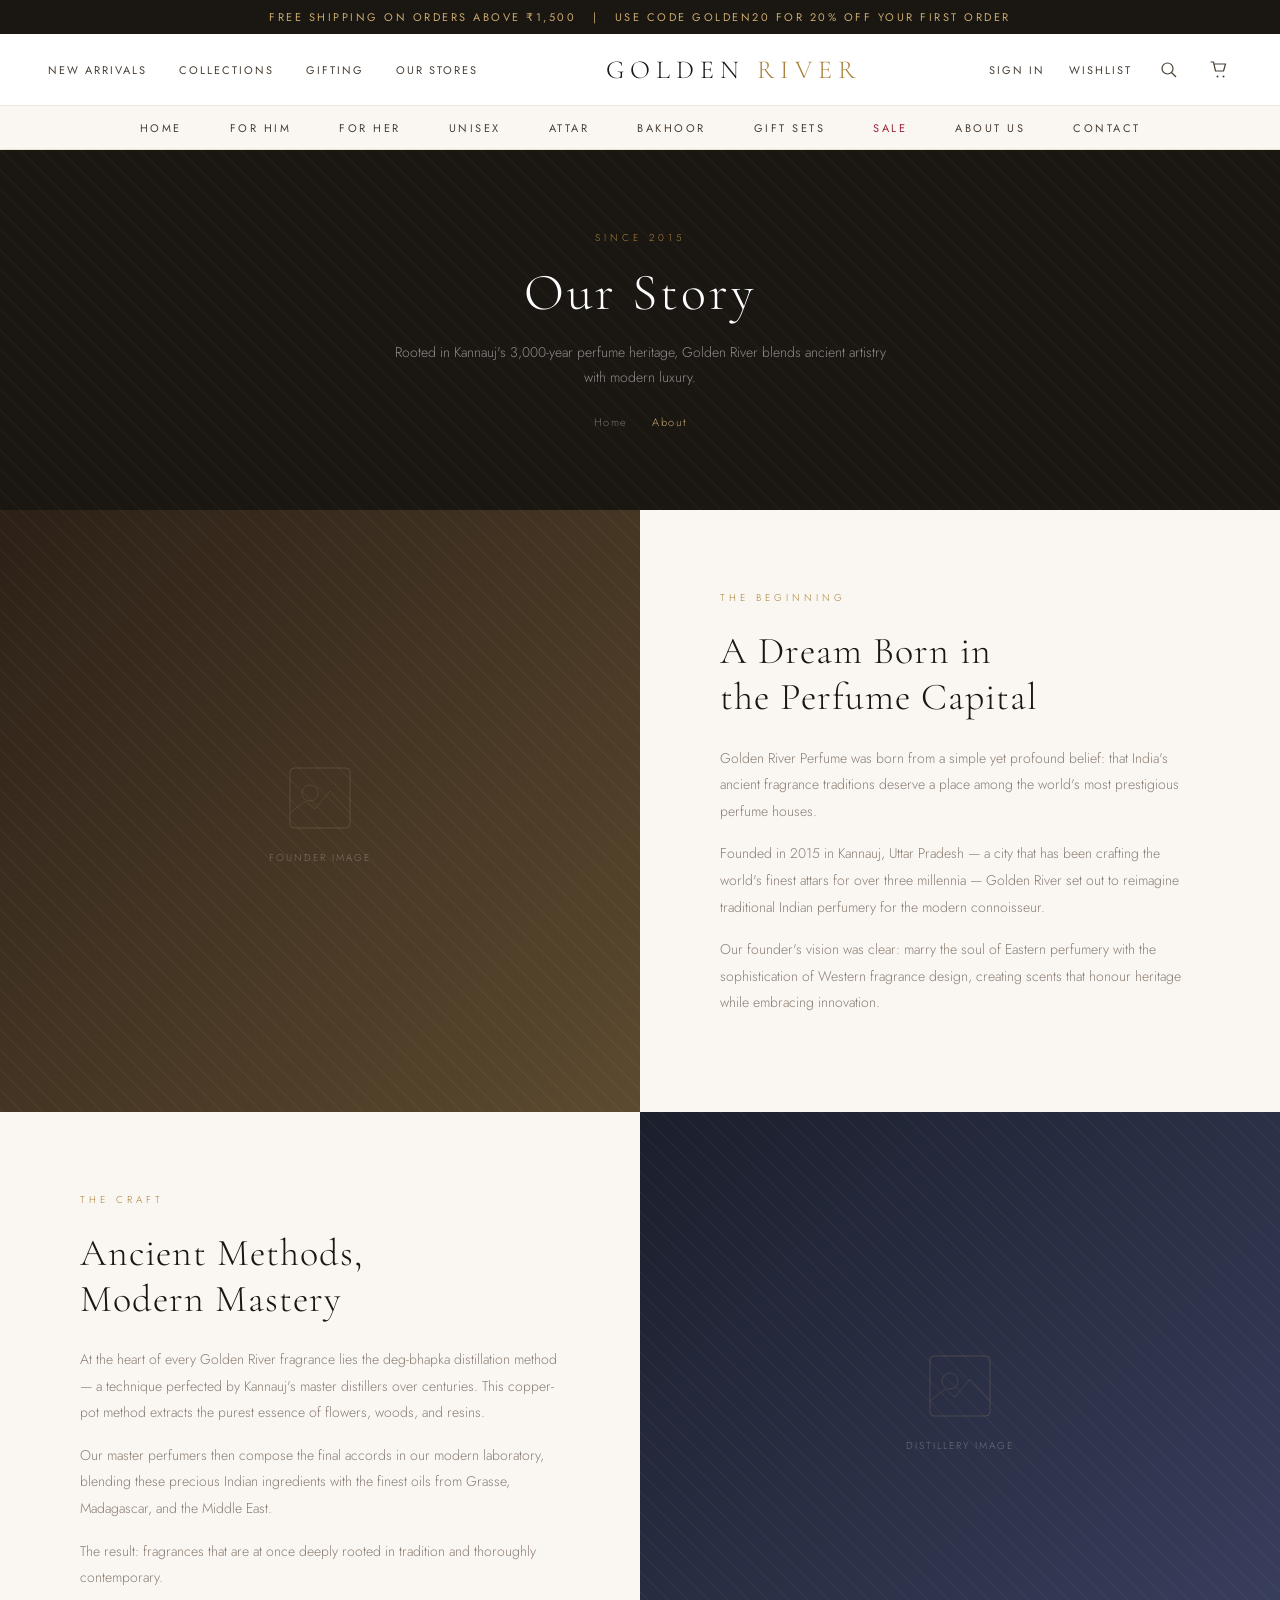
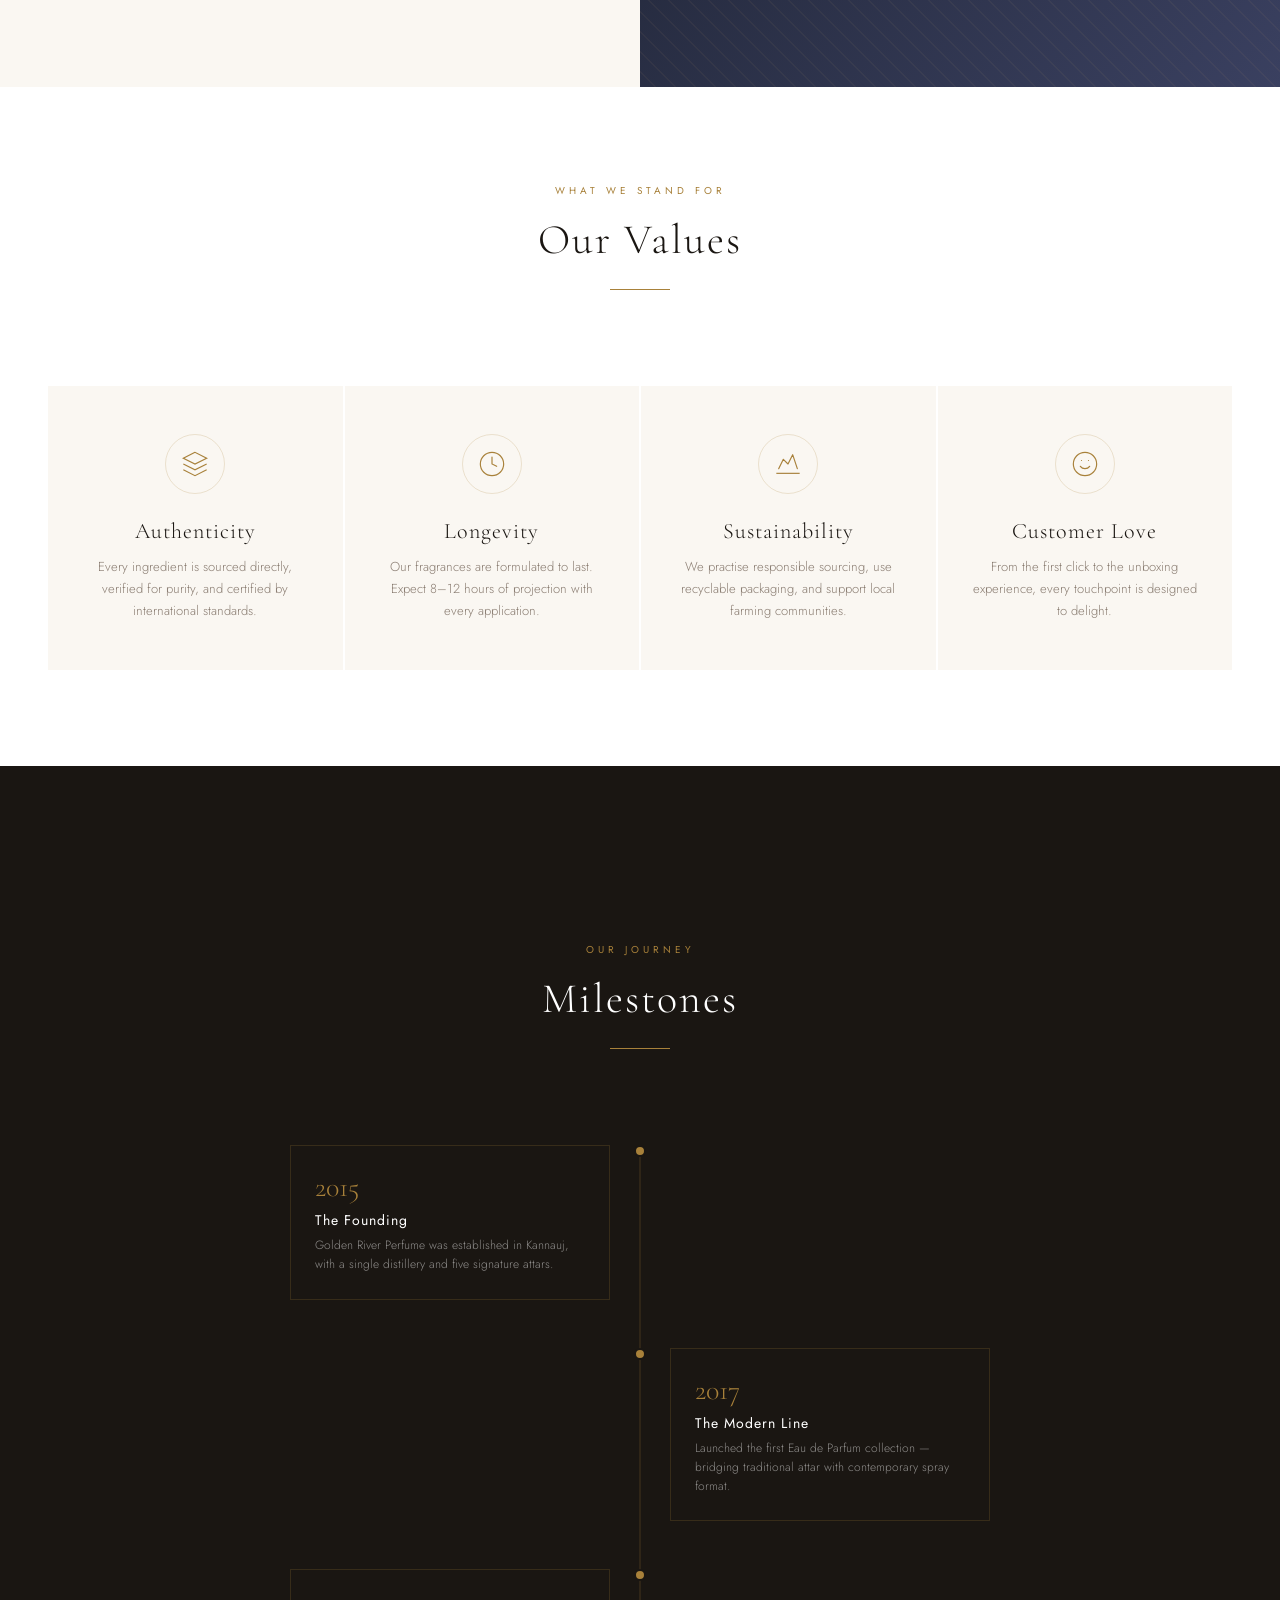
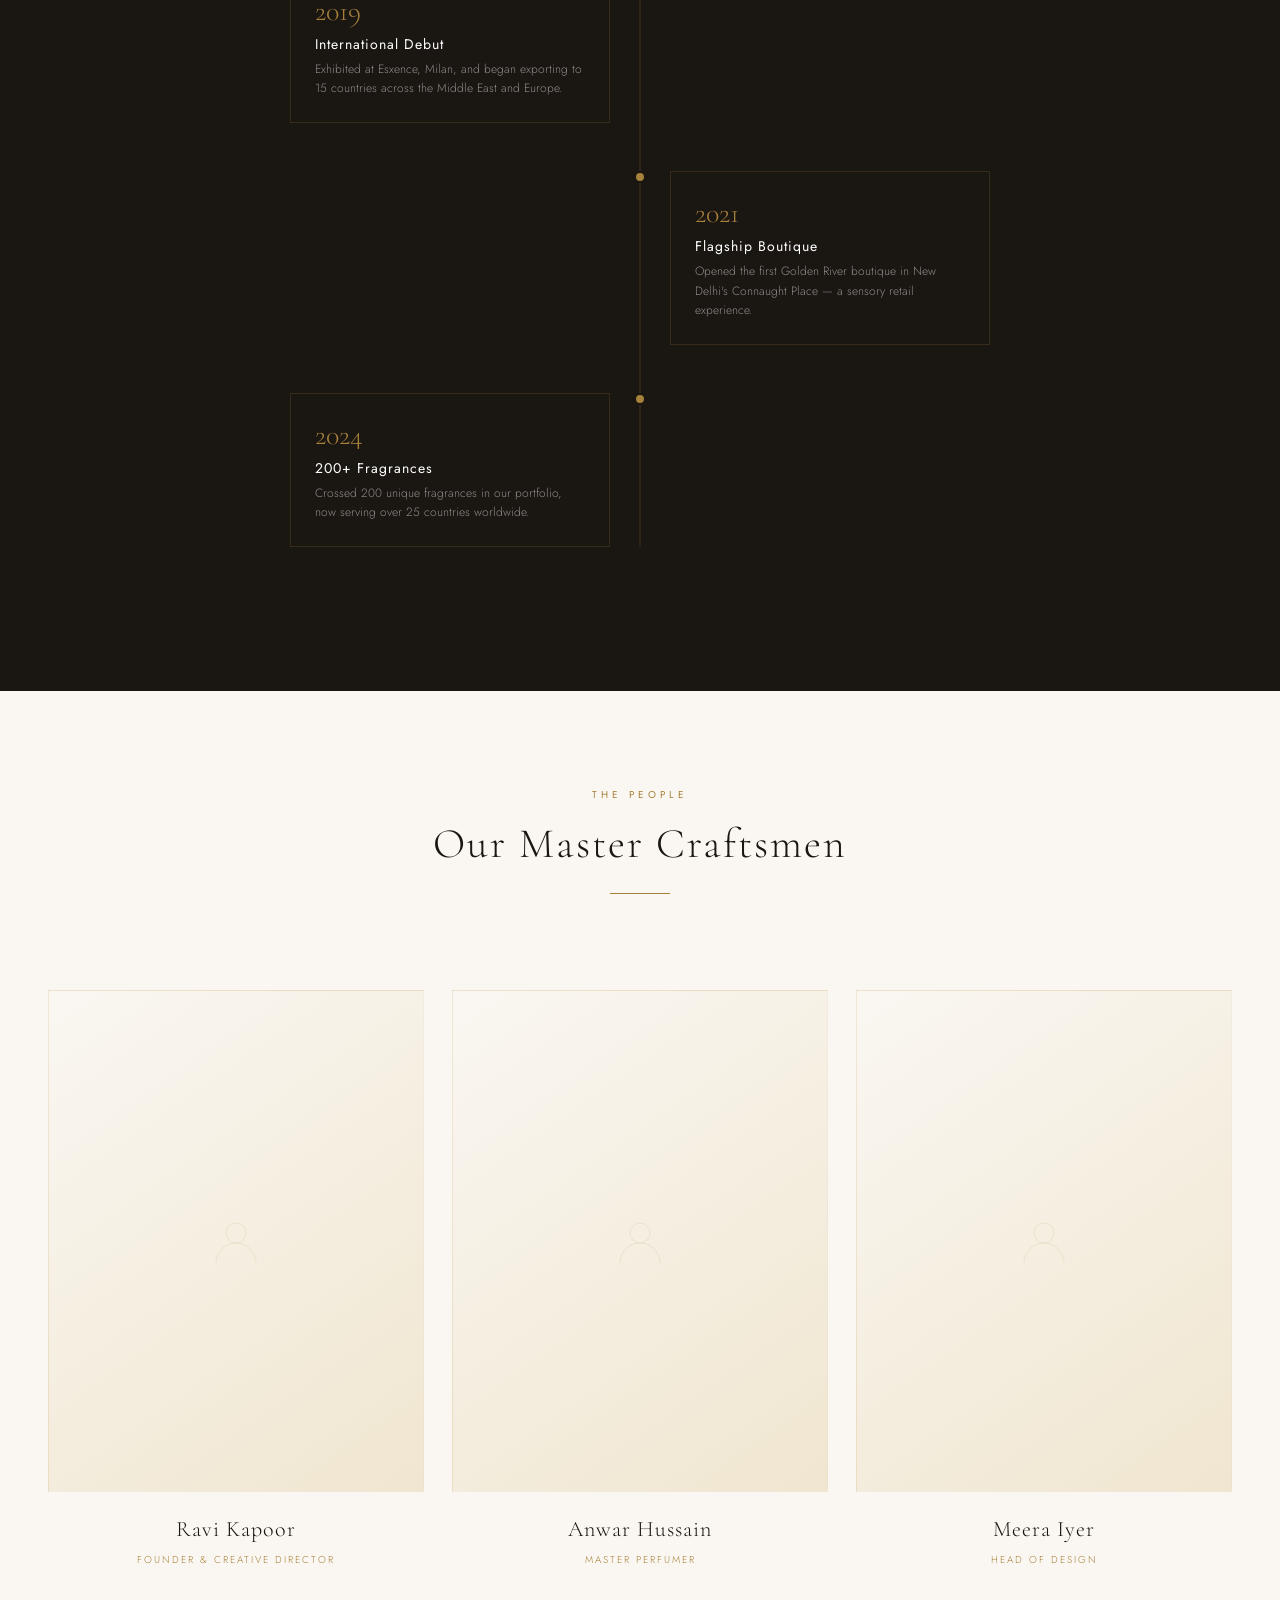
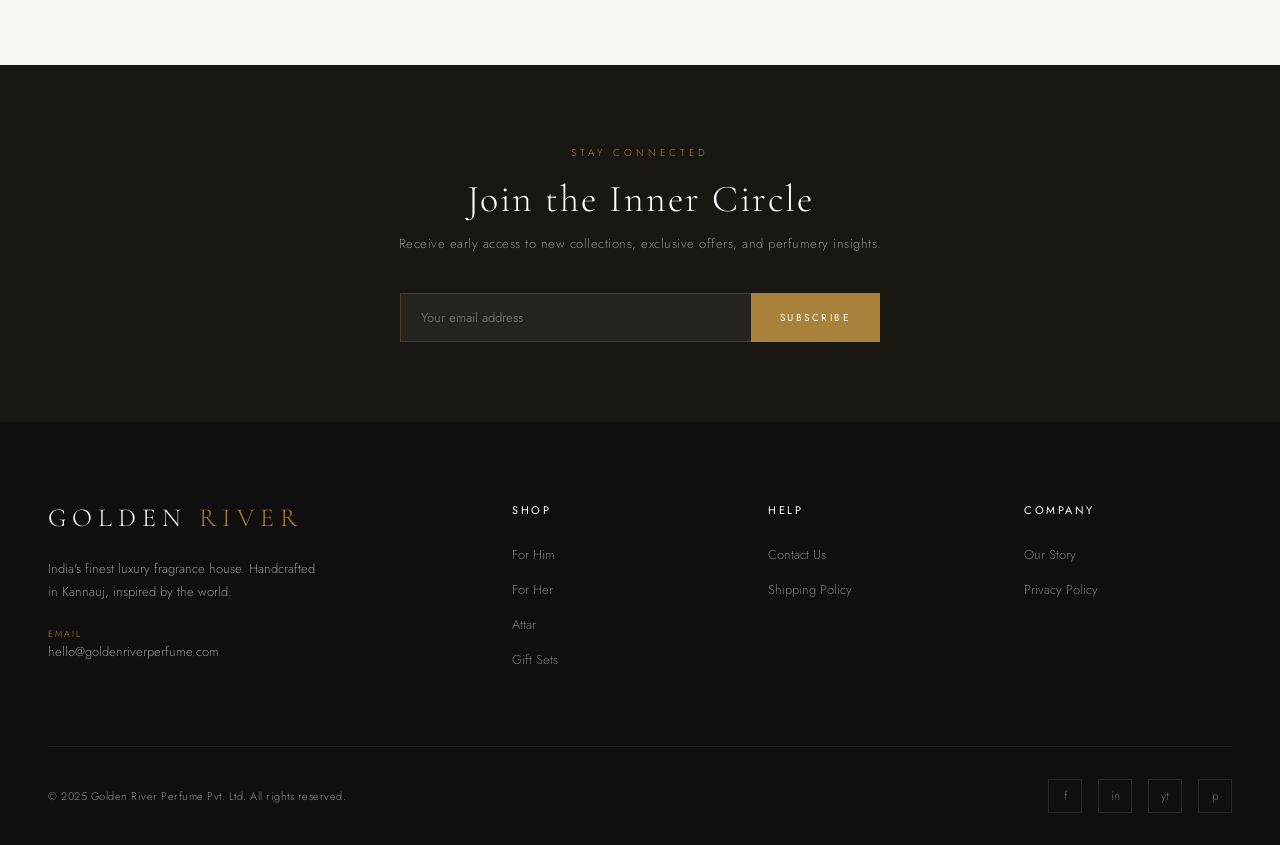
<file: pages/about.html>
<!DOCTYPE html>
<html lang="en">
<head>
<meta charset="UTF-8">
<meta name="viewport" content="width=device-width, initial-scale=1.0">
<title>Our Story | Golden River Perfume</title>
<meta name="description" content="Discover the heritage and craftsmanship behind Golden River Perfume — from our roots in Kannauj to luxury fragrance houses worldwide.">
<link rel="preconnect" href="https://fonts.googleapis.com">
<link rel="preconnect" href="https://fonts.gstatic.com" crossorigin>
<link href="https://fonts.googleapis.com/css2?family=Cormorant+Garamond:ital,wght@0,300;0,400;0,500;0,600;1,300;1,400&family=Jost:wght@200;300;400;500&display=swap" rel="stylesheet">
<link rel="stylesheet" href="../css/global.css">
<link rel="stylesheet" href="../css/about.css">
</head>
<body>

<!-- ANNOUNCEMENT BAR -->
<div class="announcement">
  Free Shipping on Orders Above &#8377;1,500 &nbsp;&nbsp;|&nbsp;&nbsp; Use Code GOLDEN20 for 20% Off Your First Order
</div>

<!-- TOP NAV -->
<nav class="topnav">
  <div class="nav-left">
    <a href="shop.html">New Arrivals</a>
    <a href="shop.html">Collections</a>
    <a href="shop.html?cat=Gift+Sets">Gifting</a>
    <a href="contact.html">Our Stores</a>
  </div>
  <a href="../index.html" class="logo">Golden <span>River</span></a>
  <div class="nav-right">
    <a href="signin.html">Sign In</a>
    <a href="wishlist.html" style="position:relative">Wishlist <span class="wishlist-count" style="display:none">0</span></a>
    <button class="nav-icon-btn" aria-label="Search">
      <svg width="18" height="18" viewBox="0 0 18 18" fill="none"><circle cx="7.5" cy="7.5" r="5.5" stroke="#4A3F35" stroke-width="1.2"/><line x1="11.5" y1="11.5" x2="16" y2="16" stroke="#4A3F35" stroke-width="1.2"/></svg>
    </button>
    <a href="cart.html" class="nav-icon-btn" style="position:relative">
      <svg width="18" height="18" viewBox="0 0 18 18" fill="none"><path d="M1 1h2.5l2 9h8l2-7H5" stroke="#4A3F35" stroke-width="1.2" stroke-linecap="round" stroke-linejoin="round"/><circle cx="7.5" cy="15.5" r="1" fill="#4A3F35"/><circle cx="13.5" cy="15.5" r="1" fill="#4A3F35"/></svg>
      <span class="cart-count" style="display:none">0</span>
    </a>
    <button class="mobile-menu-btn" aria-label="Menu"><span></span><span></span><span></span></button>
  </div>
</nav>

<!-- SECONDARY NAV -->
<nav class="subnav">
  <a href="../index.html">Home</a>
  <a href="shop.html?cat=For+Him">For Him</a>
  <a href="shop.html?cat=For+Her">For Her</a>
  <a href="shop.html?cat=Unisex">Unisex</a>
  <a href="shop.html?cat=Attar">Attar</a>
  <a href="shop.html">Bakhoor</a>
  <a href="shop.html?cat=Gift+Sets">Gift Sets</a>
  <a href="shop.html?cat=Sale" class="sale">Sale</a>
  <a href="about-us.html">About Us</a>
  <a href="contact.html">Contact</a>
</nav>

<!-- PAGE HERO -->
<section class="page-hero">
  <span class="eyebrow">Since 2015</span>
  <h1>Our Story</h1>
  <p>Rooted in Kannauj's 3,000-year perfume heritage, Golden River blends ancient artistry with modern luxury.</p>
  <div class="breadcrumb">
    <a href="../index.html">Home</a> &nbsp;/&nbsp; <span>About</span>
  </div>
</section>

<!-- STORY SECTION 1 -->
<section class="story-section">
  <div class="story-visual">
    <div class="pattern-overlay"></div>
    <div class="img-placeholder">
      <svg width="80" height="80" viewBox="0 0 80 80" xmlns="http://www.w3.org/2000/svg">
        <rect x="10" y="10" width="60" height="60" rx="4" stroke="#C9A96E" stroke-width="1" fill="none"/>
        <circle cx="30" cy="35" r="8" stroke="#C9A96E" stroke-width="0.8" fill="none"/>
        <path d="M10 55l15-12 10 8 15-18 20 22" stroke="#C9A96E" stroke-width="0.8" fill="none"/>
      </svg>
      <span>Founder Image</span>
    </div>
  </div>
  <div class="story-text">
    <span class="eyebrow">The Beginning</span>
    <h2>A Dream Born in<br>the Perfume Capital</h2>
    <p>Golden River Perfume was born from a simple yet profound belief: that India's ancient fragrance traditions deserve a place among the world's most prestigious perfume houses.</p>
    <p>Founded in 2015 in Kannauj, Uttar Pradesh — a city that has been crafting the world's finest attars for over three millennia — Golden River set out to reimagine traditional Indian perfumery for the modern connoisseur.</p>
    <p>Our founder's vision was clear: marry the soul of Eastern perfumery with the sophistication of Western fragrance design, creating scents that honour heritage while embracing innovation.</p>
  </div>
</section>

<!-- STORY SECTION 2 (reversed) -->
<section class="story-section" style="direction:rtl;">
  <div class="story-visual" style="direction:ltr;background:linear-gradient(135deg, #1A1F2C, #3A4060);">
    <div class="pattern-overlay"></div>
    <div class="img-placeholder">
      <svg width="80" height="80" viewBox="0 0 80 80" xmlns="http://www.w3.org/2000/svg">
        <rect x="10" y="10" width="60" height="60" rx="4" stroke="#C9A96E" stroke-width="1" fill="none"/>
        <circle cx="30" cy="35" r="8" stroke="#C9A96E" stroke-width="0.8" fill="none"/>
        <path d="M10 55l15-12 10 8 15-18 20 22" stroke="#C9A96E" stroke-width="0.8" fill="none"/>
      </svg>
      <span>Distillery Image</span>
    </div>
  </div>
  <div class="story-text" style="direction:ltr;">
    <span class="eyebrow">The Craft</span>
    <h2>Ancient Methods,<br>Modern Mastery</h2>
    <p>At the heart of every Golden River fragrance lies the deg-bhapka distillation method — a technique perfected by Kannauj's master distillers over centuries. This copper-pot method extracts the purest essence of flowers, woods, and resins.</p>
    <p>Our master perfumers then compose the final accords in our modern laboratory, blending these precious Indian ingredients with the finest oils from Grasse, Madagascar, and the Middle East.</p>
    <p>The result: fragrances that are at once deeply rooted in tradition and thoroughly contemporary.</p>
  </div>
</section>

<!-- VALUES -->
<section class="values-section">
  <div class="section-header" style="padding-top:0;">
    <span class="eyebrow">What We Stand For</span>
    <h2>Our Values</h2>
    <div class="divider-gold"></div>
  </div>
  <div class="values-grid">
    <div class="value-card">
      <div class="value-icon">
        <svg width="28" height="28" viewBox="0 0 24 24" fill="none"><path d="M12 2L2 7l10 5 10-5-10-5zM2 17l10 5 10-5M2 12l10 5 10-5" stroke="#A8813A" stroke-width="1"/></svg>
      </div>
      <h3>Authenticity</h3>
      <p>Every ingredient is sourced directly, verified for purity, and certified by international standards.</p>
    </div>
    <div class="value-card">
      <div class="value-icon">
        <svg width="28" height="28" viewBox="0 0 24 24" fill="none"><circle cx="12" cy="12" r="10" stroke="#A8813A" stroke-width="1"/><path d="M12 6v6l4 2" stroke="#A8813A" stroke-width="1" stroke-linecap="round"/></svg>
      </div>
      <h3>Longevity</h3>
      <p>Our fragrances are formulated to last. Expect 8–12 hours of projection with every application.</p>
    </div>
    <div class="value-card">
      <div class="value-icon">
        <svg width="28" height="28" viewBox="0 0 24 24" fill="none"><path d="M4 16l4-8 4 4 4-8 4 12" stroke="#A8813A" stroke-width="1" stroke-linecap="round" stroke-linejoin="round"/><path d="M2 20h20" stroke="#A8813A" stroke-width="1"/></svg>
      </div>
      <h3>Sustainability</h3>
      <p>We practise responsible sourcing, use recyclable packaging, and support local farming communities.</p>
    </div>
    <div class="value-card">
      <div class="value-icon">
        <svg width="28" height="28" viewBox="0 0 24 24" fill="none"><path d="M12 2C6.48 2 2 6.48 2 12s4.48 10 10 10 10-4.48 10-10S17.52 2 12 2z" stroke="#A8813A" stroke-width="1"/><path d="M8 14s1.5 2 4 2 4-2 4-2M9 9h.01M15 9h.01" stroke="#A8813A" stroke-width="1" stroke-linecap="round"/></svg>
      </div>
      <h3>Customer Love</h3>
      <p>From the first click to the unboxing experience, every touchpoint is designed to delight.</p>
    </div>
  </div>
</section>

<!-- TIMELINE -->
<section class="timeline-section">
  <div class="section-header">
    <span class="eyebrow">Our Journey</span>
    <h2>Milestones</h2>
    <div class="divider-gold"></div>
  </div>
  <div class="timeline">
    <div class="timeline-item">
      <div class="timeline-dot"></div>
      <div class="timeline-content">
        <span class="timeline-year">2015</span>
        <h4>The Founding</h4>
        <p>Golden River Perfume was established in Kannauj, with a single distillery and five signature attars.</p>
      </div>
    </div>
    <div class="timeline-item">
      <div class="timeline-dot"></div>
      <div class="timeline-content">
        <span class="timeline-year">2017</span>
        <h4>The Modern Line</h4>
        <p>Launched the first Eau de Parfum collection — bridging traditional attar with contemporary spray format.</p>
      </div>
    </div>
    <div class="timeline-item">
      <div class="timeline-dot"></div>
      <div class="timeline-content">
        <span class="timeline-year">2019</span>
        <h4>International Debut</h4>
        <p>Exhibited at Esxence, Milan, and began exporting to 15 countries across the Middle East and Europe.</p>
      </div>
    </div>
    <div class="timeline-item">
      <div class="timeline-dot"></div>
      <div class="timeline-content">
        <span class="timeline-year">2021</span>
        <h4>Flagship Boutique</h4>
        <p>Opened the first Golden River boutique in New Delhi's Connaught Place — a sensory retail experience.</p>
      </div>
    </div>
    <div class="timeline-item">
      <div class="timeline-dot"></div>
      <div class="timeline-content">
        <span class="timeline-year">2024</span>
        <h4>200+ Fragrances</h4>
        <p>Crossed 200 unique fragrances in our portfolio, now serving over 25 countries worldwide.</p>
      </div>
    </div>
  </div>
</section>

<!-- TEAM -->
<section class="team-section">
  <div class="section-header" style="padding-top:0;">
    <span class="eyebrow">The People</span>
    <h2>Our Master Craftsmen</h2>
    <div class="divider-gold"></div>
  </div>
  <div class="team-grid">
    <div class="team-card">
      <div class="team-photo">
        <svg width="60" height="60" viewBox="0 0 60 60" xmlns="http://www.w3.org/2000/svg">
          <circle cx="30" cy="22" r="10" stroke="#A8813A" stroke-width="0.8" fill="none"/>
          <path d="M10 52c0-11 8.95-20 20-20s20 9 20 20" stroke="#A8813A" stroke-width="0.8" fill="none"/>
        </svg>
      </div>
      <h3>Ravi Kapoor</h3>
      <span class="role">Founder & Creative Director</span>
    </div>
    <div class="team-card">
      <div class="team-photo">
        <svg width="60" height="60" viewBox="0 0 60 60" xmlns="http://www.w3.org/2000/svg">
          <circle cx="30" cy="22" r="10" stroke="#A8813A" stroke-width="0.8" fill="none"/>
          <path d="M10 52c0-11 8.95-20 20-20s20 9 20 20" stroke="#A8813A" stroke-width="0.8" fill="none"/>
        </svg>
      </div>
      <h3>Anwar Hussain</h3>
      <span class="role">Master Perfumer</span>
    </div>
    <div class="team-card">
      <div class="team-photo">
        <svg width="60" height="60" viewBox="0 0 60 60" xmlns="http://www.w3.org/2000/svg">
          <circle cx="30" cy="22" r="10" stroke="#A8813A" stroke-width="0.8" fill="none"/>
          <path d="M10 52c0-11 8.95-20 20-20s20 9 20 20" stroke="#A8813A" stroke-width="0.8" fill="none"/>
        </svg>
      </div>
      <h3>Meera Iyer</h3>
      <span class="role">Head of Design</span>
    </div>
  </div>
</section>

<!-- NEWSLETTER -->
<section class="newsletter-section">
  <span class="eyebrow">Stay Connected</span>
  <h2>Join the Inner Circle</h2>
  <p>Receive early access to new collections, exclusive offers, and perfumery insights.</p>
  <div class="newsletter-form">
    <input type="email" placeholder="Your email address">
    <button>Subscribe</button>
  </div>
</section>

<!-- FOOTER -->
<footer>
  <div class="footer-top">
    <div class="footer-brand">
      <span class="logo">Golden <span>River</span></span>
      <p>India's finest luxury fragrance house. Handcrafted in Kannauj, inspired by the world.</p>
      <div class="footer-contact-item"><label>Email</label><span>hello@goldenriverperfume.com</span></div>
    </div>
    <div class="footer-col">
      <h4>Shop</h4>
      <ul>
        <li><a href="shop.html?cat=For+Him">For Him</a></li>
        <li><a href="shop.html?cat=For+Her">For Her</a></li>
        <li><a href="shop.html?cat=Attar">Attar</a></li>
        <li><a href="shop.html?cat=Gift+Sets">Gift Sets</a></li>
      </ul>
    </div>
    <div class="footer-col">
      <h4>Help</h4>
      <ul>
        <li><a href="contact.html">Contact Us</a></li>
        <li><a href="#">Shipping Policy</a></li>
      </ul>
    </div>
    <div class="footer-col">
      <h4>Company</h4>
      <ul>
        <li><a href="about.html">Our Story</a></li>
        <li><a href="#">Privacy Policy</a></li>
      </ul>
    </div>
  </div>
  <div class="footer-bottom">
    <p>&copy; 2025 Golden River Perfume Pvt. Ltd. All rights reserved.</p>
    <div class="social-links">
      <a href="#" aria-label="Facebook">f</a>
      <a href="#" aria-label="Instagram">in</a>
      <a href="#" aria-label="YouTube">yt</a>
      <a href="#" aria-label="Pinterest">p</a>
    </div>
  </div>
</footer>

<script src="../js/toast.js"></script>
<script src="../js/store.js"></script>
<script src="../js/products.js"></script>
<script src="../js/global.js"></script>
</body>
</html>
</file>
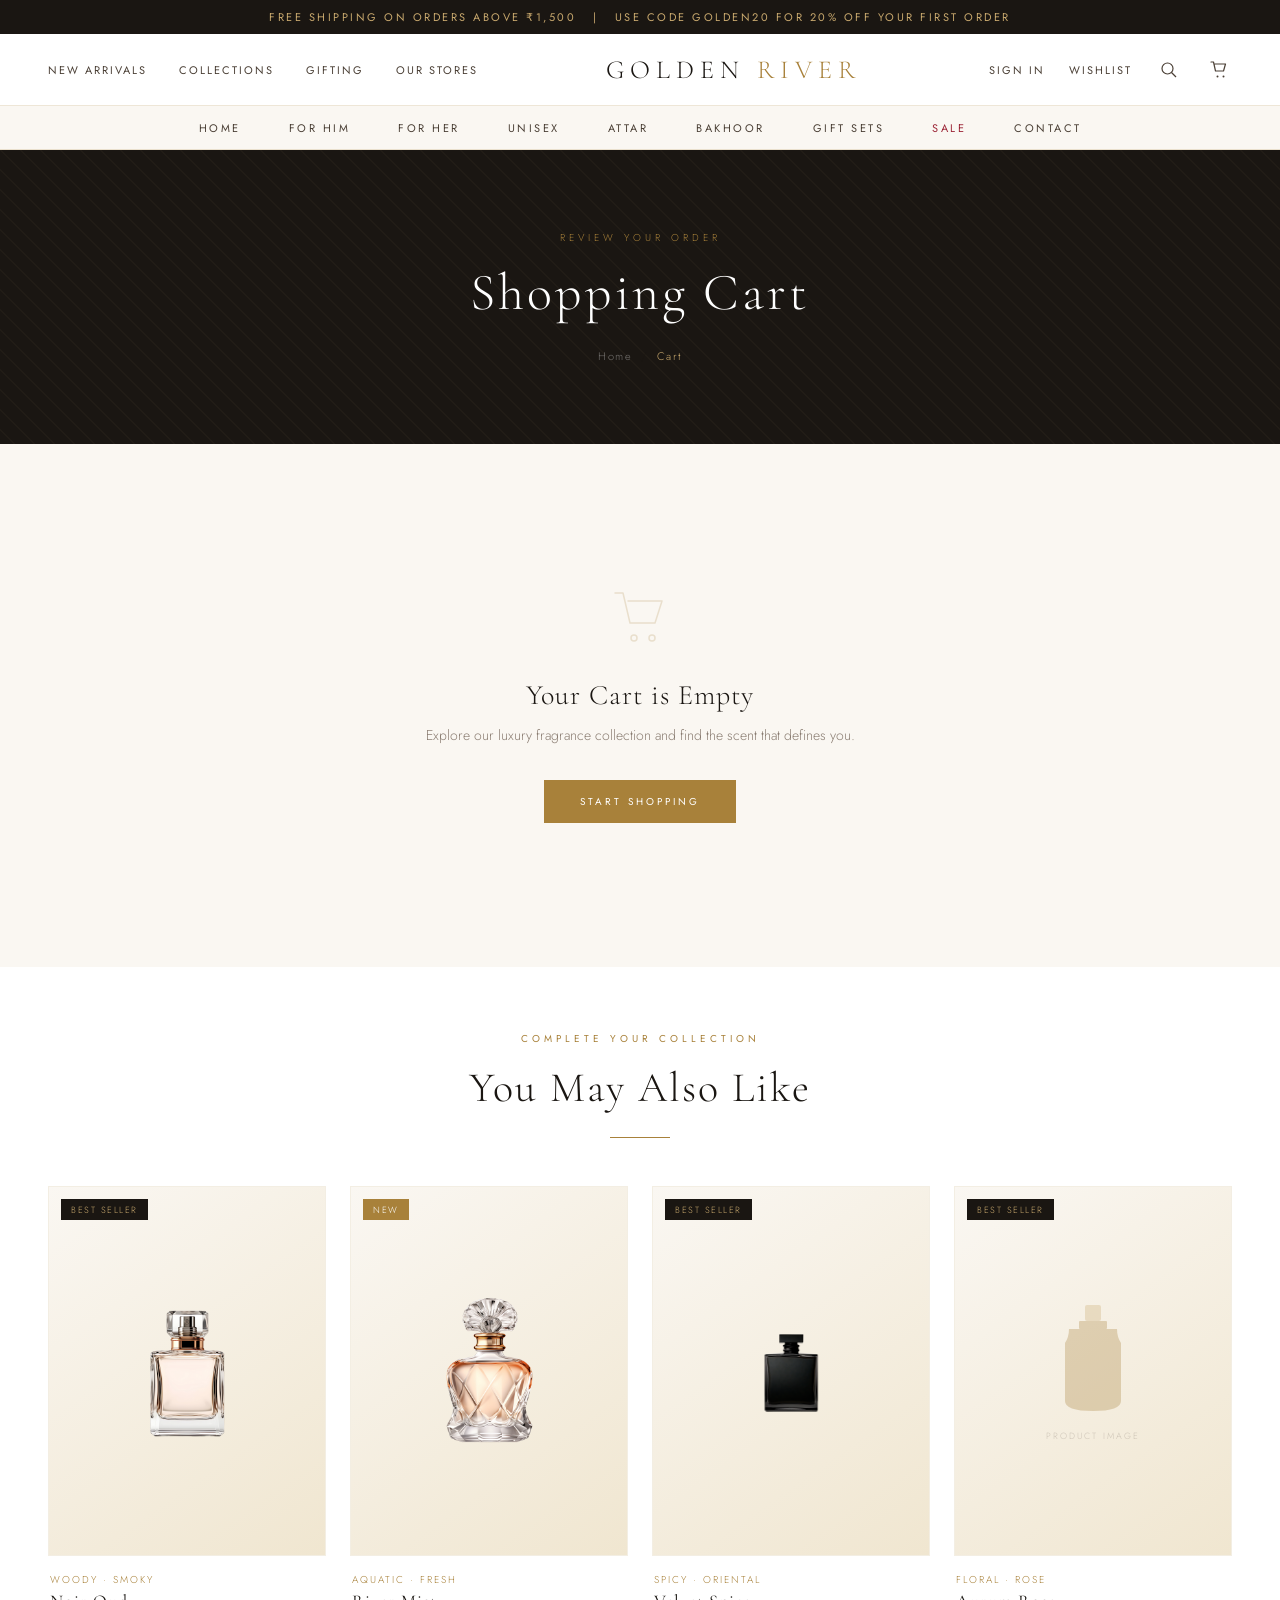
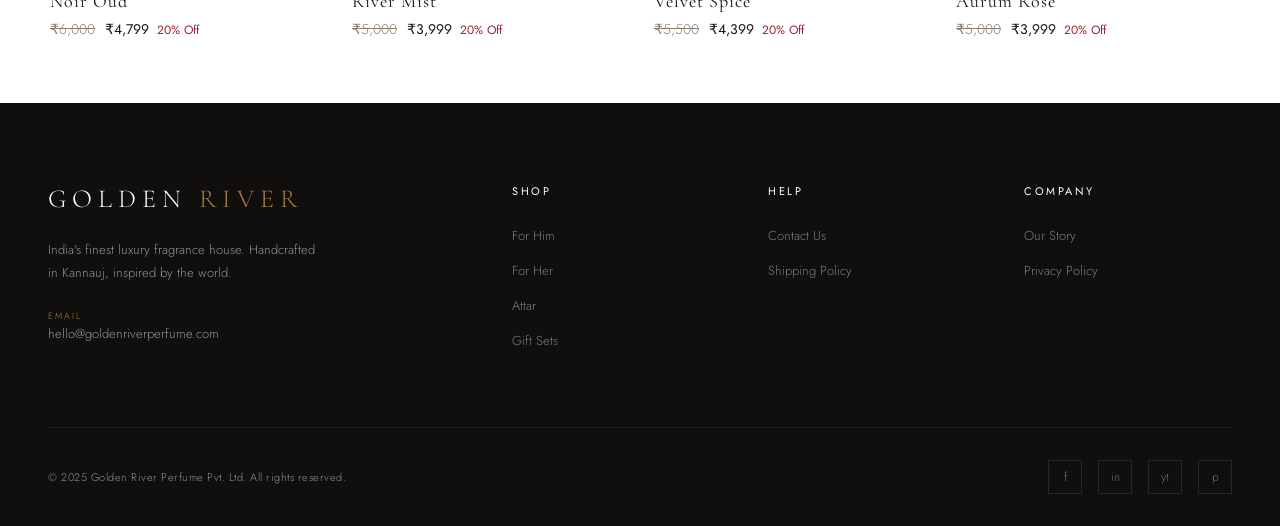
<file: pages/cart.html>
<!DOCTYPE html>
<html lang="en">
<head>
<meta charset="UTF-8">
<meta name="viewport" content="width=device-width, initial-scale=1.0">
<title>Shopping Cart | Golden River Perfume</title>
<meta name="description" content="Review your cart and proceed to checkout for your Golden River luxury fragrance order.">
<link rel="preconnect" href="https://fonts.googleapis.com">
<link rel="preconnect" href="https://fonts.gstatic.com" crossorigin>
<link href="https://fonts.googleapis.com/css2?family=Cormorant+Garamond:ital,wght@0,300;0,400;0,500;0,600;1,300;1,400&family=Jost:wght@200;300;400;500&display=swap" rel="stylesheet">
<link rel="stylesheet" href="../css/global.css">
<link rel="stylesheet" href="../css/pages.css">
</head>
<body>

<!-- ANNOUNCEMENT BAR -->
<div class="announcement">
  Free Shipping on Orders Above &#8377;1,500 &nbsp;&nbsp;|&nbsp;&nbsp; Use Code GOLDEN20 for 20% Off Your First Order
</div>

<!-- TOP NAV -->
<nav class="topnav">
  <div class="nav-left">
    <a href="shop.html">New Arrivals</a>
    <a href="shop.html">Collections</a>
    <a href="shop.html?cat=Gift+Sets">Gifting</a>
    <a href="contact.html">Our Stores</a>
  </div>
  <a href="../index.html" class="logo">Golden <span>River</span></a>
  <div class="nav-right">
    <a href="signin.html">Sign In</a>
    <a href="wishlist.html" style="position:relative">Wishlist <span class="wishlist-count" style="display:none">0</span></a>
    <button class="nav-icon-btn" aria-label="Search">
      <svg width="18" height="18" viewBox="0 0 18 18" fill="none"><circle cx="7.5" cy="7.5" r="5.5" stroke="#4A3F35" stroke-width="1.2"/><line x1="11.5" y1="11.5" x2="16" y2="16" stroke="#4A3F35" stroke-width="1.2"/></svg>
    </button>
    <a href="cart.html" class="nav-icon-btn" style="position:relative">
      <svg width="18" height="18" viewBox="0 0 18 18" fill="none"><path d="M1 1h2.5l2 9h8l2-7H5" stroke="#4A3F35" stroke-width="1.2" stroke-linecap="round" stroke-linejoin="round"/><circle cx="7.5" cy="15.5" r="1" fill="#4A3F35"/><circle cx="13.5" cy="15.5" r="1" fill="#4A3F35"/></svg>
      <span class="cart-count" style="display:none">0</span>
    </a>
    <button class="mobile-menu-btn" aria-label="Menu"><span></span><span></span><span></span></button>
  </div>
</nav>

<!-- SECONDARY NAV -->
<nav class="subnav">
  <a href="../index.html">Home</a>
  <a href="shop.html?cat=For+Him">For Him</a>
  <a href="shop.html?cat=For+Her">For Her</a>
  <a href="shop.html?cat=Unisex">Unisex</a>
  <a href="shop.html?cat=Attar">Attar</a>
  <a href="shop.html">Bakhoor</a>
  <a href="shop.html?cat=Gift+Sets">Gift Sets</a>
  <a href="shop.html?cat=Sale" class="sale">Sale</a>
  <a href="contact.html">Contact</a>
</nav>

<!-- PAGE HERO -->
<section class="page-hero">
  <span class="eyebrow">Review Your Order</span>
  <h1>Shopping Cart</h1>
  <div class="breadcrumb">
    <a href="../index.html">Home</a> &nbsp;/&nbsp; <span>Cart</span>
  </div>
</section>

<!-- CART CONTENT -->
<section class="cart-section">
  <div id="cartContent"></div>
</section>

<!-- YOU MAY ALSO LIKE -->
<section style="padding:4rem 3rem;background:var(--white);">
  <div class="section-header" style="padding-top:0;">
    <span class="eyebrow">Complete Your Collection</span>
    <h2>You May Also Like</h2>
    <div class="divider-gold"></div>
  </div>
  <div class="products-grid" id="cartSuggestions"></div>
</section>

<!-- FOOTER -->
<footer>
  <div class="footer-top">
    <div class="footer-brand">
      <span class="logo">Golden <span>River</span></span>
      <p>India's finest luxury fragrance house. Handcrafted in Kannauj, inspired by the world.</p>
      <div class="footer-contact-item"><label>Email</label><span>hello@goldenriverperfume.com</span></div>
    </div>
    <div class="footer-col">
      <h4>Shop</h4>
      <ul>
        <li><a href="shop.html?cat=For+Him">For Him</a></li>
        <li><a href="shop.html?cat=For+Her">For Her</a></li>
        <li><a href="shop.html?cat=Attar">Attar</a></li>
        <li><a href="shop.html?cat=Gift+Sets">Gift Sets</a></li>
      </ul>
    </div>
    <div class="footer-col">
      <h4>Help</h4>
      <ul>
        <li><a href="contact.html">Contact Us</a></li>
        <li><a href="#">Shipping Policy</a></li>
      </ul>
    </div>
    <div class="footer-col">
      <h4>Company</h4>
      <ul>
        <li><a href="about.html">Our Story</a></li>
        <li><a href="#">Privacy Policy</a></li>
      </ul>
    </div>
  </div>
  <div class="footer-bottom">
    <p>&copy; 2025 Golden River Perfume Pvt. Ltd. All rights reserved.</p>
    <div class="social-links">
      <a href="#" aria-label="Facebook">f</a>
      <a href="#" aria-label="Instagram">in</a>
      <a href="#" aria-label="YouTube">yt</a>
      <a href="#" aria-label="Pinterest">p</a>
    </div>
  </div>
</footer>

<script src="../js/toast.js"></script>
<script src="../js/store.js"></script>
<script src="../js/products.js"></script>
<script src="../js/global.js"></script>
<script>
function renderCartPage() {
  const container = document.getElementById('cartContent');
  const items = GRStore.getCart();

  if (items.length === 0) {
    container.innerHTML = `
      <div class="cart-empty">
        <svg width="60" height="60" viewBox="0 0 60 60" fill="none">
          <path d="M5 5h8l7 30h25l7-22H18" stroke="#A8813A" stroke-width="1.5" stroke-linecap="round" stroke-linejoin="round"/>
          <circle cx="24" cy="50" r="3" stroke="#A8813A" stroke-width="1.5"/>
          <circle cx="42" cy="50" r="3" stroke="#A8813A" stroke-width="1.5"/>
        </svg>
        <h3>Your Cart is Empty</h3>
        <p>Explore our luxury fragrance collection and find the scent that defines you.</p>
        <a href="shop.html" class="btn-primary">Start Shopping</a>
      </div>
    `;
    return;
  }

  const subtotal = GRStore.getCartTotal();
  const shipping = subtotal >= 1500 ? 0 : 149;
  const total = subtotal + shipping;

  container.innerHTML = `
    <div class="cart-layout">
      <div class="cart-items">
        <div class="cart-header-row">
          <span>Product</span>
          <span>Price</span>
          <span>Quantity</span>
          <span>Total</span>
          <span></span>
        </div>
        ${items.map(item => `
          <div class="cart-item">
            <div class="ci-product">
              <div class="ci-thumb"><span>${item.name.substring(0,2).toUpperCase()}</span></div>
              <div class="ci-details">
                <div class="ci-name">${item.name}</div>
                <div class="ci-cat">${item.type || item.category}</div>
                <div class="ci-size">Size: ${item.size}</div>
              </div>
            </div>
            <div class="ci-price">${formatPrice(item.price)}</div>
            <div class="ci-qty">
              <div class="qty-control">
                <button class="qty-btn" onclick="updateQty('${item.id}','${item.size}',-1)">−</button>
                <div class="qty-val">${item.qty}</div>
                <button class="qty-btn" onclick="updateQty('${item.id}','${item.size}',1)">+</button>
              </div>
            </div>
            <div class="ci-total">${formatPrice(item.price * item.qty)}</div>
            <button class="ci-remove" onclick="removeItem('${item.id}','${item.size}')" title="Remove">
              <svg width="14" height="14" viewBox="0 0 14 14" fill="none"><path d="M1 1l12 12M13 1L1 13" stroke="currentColor" stroke-width="1.2"/></svg>
            </button>
          </div>
        `).join('')}
      </div>

      <div class="cart-summary">
        <h3>Order Summary</h3>
        <div class="summary-row">
          <span class="label">Subtotal</span>
          <span class="value">${formatPrice(subtotal)}</span>
        </div>
        <div class="summary-row">
          <span class="label">Shipping</span>
          <span class="value">${shipping === 0 ? '<span style="color:#A8813A">FREE</span>' : formatPrice(shipping)}</span>
        </div>
        ${shipping === 0 ? '' : `<div style="font-size:11px;color:var(--gold);margin-top:4px;">Add ${formatPrice(1500 - subtotal)} more for free shipping</div>`}
        <div class="summary-row total">
          <span class="label">Total</span>
          <span class="value">${formatPrice(total)}</span>
        </div>
        <div class="promo-code">
          <input type="text" placeholder="Promo code">
          <button onclick="GRToast.show('Promo code applied!')">Apply</button>
        </div>
        <button class="btn-primary" onclick="GRToast.show('Thank you! Checkout is not available in this demo.')">Proceed to Checkout</button>
        <div class="cart-trust">
          <div class="cart-trust-item">
            <svg width="14" height="14" viewBox="0 0 14 14" fill="none"><rect x="1" y="4" width="12" height="9" rx="1" stroke="#A8813A" stroke-width="0.8"/><path d="M4 4V3a3 3 0 0 1 6 0v1" stroke="#A8813A" stroke-width="0.8"/></svg>
            <span>Secure SSL checkout</span>
          </div>
          <div class="cart-trust-item">
            <svg width="14" height="14" viewBox="0 0 14 14" fill="none"><circle cx="7" cy="7" r="6" stroke="#A8813A" stroke-width="0.8"/><path d="M4 7l2 2 4-4" stroke="#A8813A" stroke-width="0.8" stroke-linecap="round"/></svg>
            <span>100% authentic products</span>
          </div>
          <div class="cart-trust-item">
            <svg width="14" height="14" viewBox="0 0 14 14" fill="none"><path d="M1 5h12v7H1z" stroke="#A8813A" stroke-width="0.8"/><path d="M4 5V3a3 3 0 0 1 6 0v2" stroke="#A8813A" stroke-width="0.8"/></svg>
            <span>7-day easy returns</span>
          </div>
        </div>
      </div>
    </div>
  `;
}

function updateQty(id, size, delta) {
  const cart = GRStore.getCart();
  const item = cart.find(p => p.id === id && p.size === size);
  if (item) {
    GRStore.updateCartQty(id, size, item.qty + delta);
    renderCartPage();
  }
}

function removeItem(id, size) {
  GRStore.removeFromCart(id, size);
  renderCartPage();
}

renderCartPage();
window.addEventListener('cart-updated', renderCartPage);

// Suggestions
const suggestions = GRProducts.filter(p => p.badge === 'Best Seller' || p.badge === 'New').slice(0, 4);
document.getElementById('cartSuggestions').innerHTML = suggestions.map(p => renderProductCard(p)).join('');
</script>
</body>
</html>
</file>
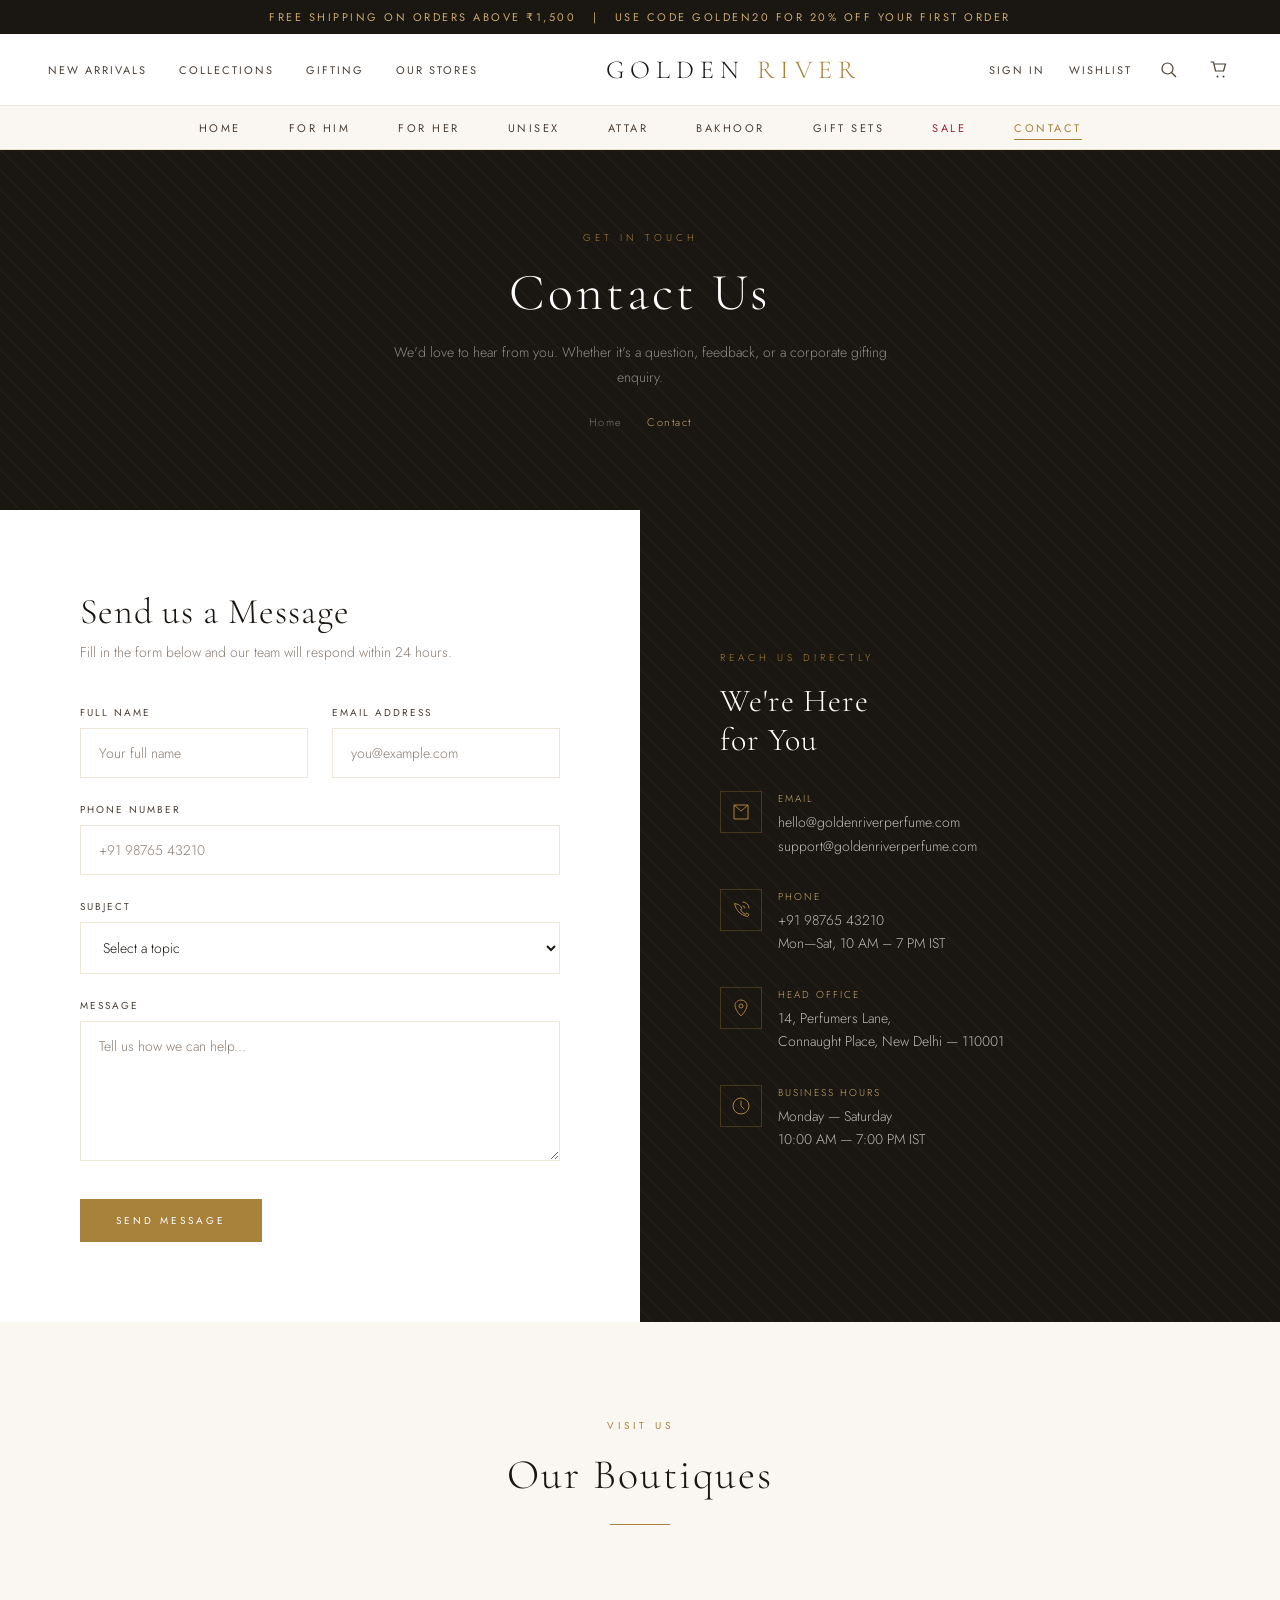
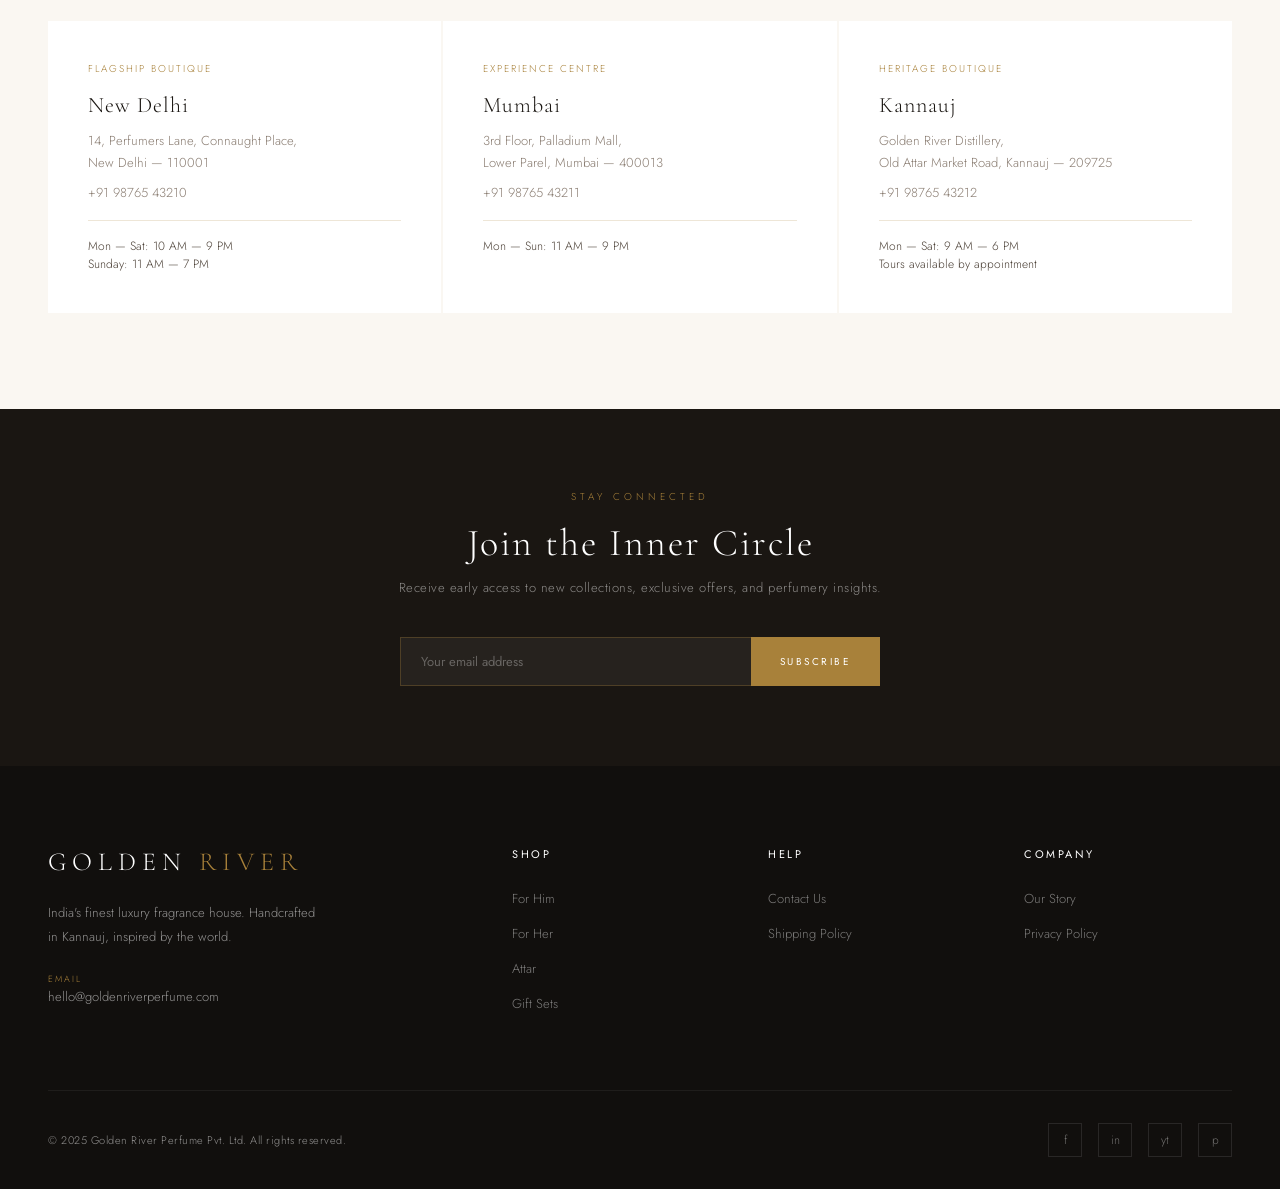
<file: pages/contact.html>
<!DOCTYPE html>
<html lang="en">
<head>
<meta charset="UTF-8">
<meta name="viewport" content="width=device-width, initial-scale=1.0">
<title>Contact Us | Golden River Perfume</title>
<meta name="description" content="Get in touch with Golden River Perfume. Visit our boutiques, enquire about corporate gifting, or reach our customer care team.">
<link rel="preconnect" href="https://fonts.googleapis.com">
<link rel="preconnect" href="https://fonts.gstatic.com" crossorigin>
<link href="https://fonts.googleapis.com/css2?family=Cormorant+Garamond:ital,wght@0,300;0,400;0,500;0,600;1,300;1,400&family=Jost:wght@200;300;400;500&display=swap" rel="stylesheet">
<link rel="stylesheet" href="../css/global.css">
<link rel="stylesheet" href="../css/contact.css">
</head>
<body>

<!-- ANNOUNCEMENT BAR -->
<div class="announcement">
  Free Shipping on Orders Above &#8377;1,500 &nbsp;&nbsp;|&nbsp;&nbsp; Use Code GOLDEN20 for 20% Off Your First Order
</div>

<!-- TOP NAV -->
<nav class="topnav">
  <div class="nav-left">
    <a href="shop.html">New Arrivals</a>
    <a href="shop.html">Collections</a>
    <a href="shop.html?cat=Gift+Sets">Gifting</a>
    <a href="contact.html">Our Stores</a>
  </div>
  <a href="../index.html" class="logo">Golden <span>River</span></a>
  <div class="nav-right">
    <a href="signin.html">Sign In</a>
    <a href="wishlist.html" style="position:relative">Wishlist <span class="wishlist-count" style="display:none">0</span></a>
    <button class="nav-icon-btn" aria-label="Search">
      <svg width="18" height="18" viewBox="0 0 18 18" fill="none"><circle cx="7.5" cy="7.5" r="5.5" stroke="#4A3F35" stroke-width="1.2"/><line x1="11.5" y1="11.5" x2="16" y2="16" stroke="#4A3F35" stroke-width="1.2"/></svg>
    </button>
    <a href="cart.html" class="nav-icon-btn" style="position:relative">
      <svg width="18" height="18" viewBox="0 0 18 18" fill="none"><path d="M1 1h2.5l2 9h8l2-7H5" stroke="#4A3F35" stroke-width="1.2" stroke-linecap="round" stroke-linejoin="round"/><circle cx="7.5" cy="15.5" r="1" fill="#4A3F35"/><circle cx="13.5" cy="15.5" r="1" fill="#4A3F35"/></svg>
      <span class="cart-count" style="display:none">0</span>
    </a>
    <button class="mobile-menu-btn" aria-label="Menu"><span></span><span></span><span></span></button>
  </div>
</nav>

<!-- SECONDARY NAV -->
<nav class="subnav">
  <a href="../index.html">Home</a>
  <a href="shop.html?cat=For+Him">For Him</a>
  <a href="shop.html?cat=For+Her">For Her</a>
  <a href="shop.html?cat=Unisex">Unisex</a>
  <a href="shop.html?cat=Attar">Attar</a>
  <a href="shop.html">Bakhoor</a>
  <a href="shop.html?cat=Gift+Sets">Gift Sets</a>
  <a href="shop.html?cat=Sale" class="sale">Sale</a>
  <a href="contact.html" class="active">Contact</a>
</nav>

<!-- PAGE HERO -->
<section class="page-hero">
  <span class="eyebrow">Get in Touch</span>
  <h1>Contact Us</h1>
  <p>We'd love to hear from you. Whether it's a question, feedback, or a corporate gifting enquiry.</p>
  <div class="breadcrumb">
    <a href="../index.html">Home</a> &nbsp;/&nbsp; <span>Contact</span>
  </div>
</section>

<!-- CONTACT SECTION -->
<section class="contact-section">
  <div class="contact-form-wrap">
    <h2>Send us a Message</h2>
    <p>Fill in the form below and our team will respond within 24 hours.</p>
    <form class="contact-form" onsubmit="event.preventDefault(); GRToast.show('Thank you! Your message has been sent.'); this.reset();">
      <div class="form-row">
        <div class="form-group">
          <label for="contactName">Full Name</label>
          <input type="text" id="contactName" class="form-input" placeholder="Your full name" required>
        </div>
        <div class="form-group">
          <label for="contactEmail">Email Address</label>
          <input type="email" id="contactEmail" class="form-input" placeholder="you@example.com" required>
        </div>
      </div>
      <div class="form-group">
        <label for="contactPhone">Phone Number</label>
        <input type="tel" id="contactPhone" class="form-input" placeholder="+91 98765 43210">
      </div>
      <div class="form-group">
        <label for="contactSubject">Subject</label>
        <select id="contactSubject" class="form-input" required>
          <option value="">Select a topic</option>
          <option>Order Enquiry</option>
          <option>Product Information</option>
          <option>Corporate Gifting</option>
          <option>Returns & Refunds</option>
          <option>Press & Media</option>
          <option>Other</option>
        </select>
      </div>
      <div class="form-group">
        <label for="contactMessage">Message</label>
        <textarea id="contactMessage" class="form-input" placeholder="Tell us how we can help..." required></textarea>
      </div>
      <button type="submit" class="btn-primary">Send Message</button>
    </form>
  </div>

  <div class="contact-info-panel">
    <span class="eyebrow">Reach Us Directly</span>
    <h3>We're Here<br>for You</h3>

    <div class="contact-detail-item">
      <div class="cd-icon">
        <svg width="18" height="18" viewBox="0 0 18 18" fill="none"><path d="M2 2h14v14H2z" stroke="#A8813A" stroke-width="1"/><path d="M2 2l7 6 7-6" stroke="#A8813A" stroke-width="1"/></svg>
      </div>
      <div>
        <span class="cd-label">Email</span>
        <span class="cd-value">hello@goldenriverperfume.com<br>support@goldenriverperfume.com</span>
      </div>
    </div>

    <div class="contact-detail-item">
      <div class="cd-icon">
        <svg width="18" height="18" viewBox="0 0 18 18" fill="none"><path d="M11 1a6 6 0 0 1 6 6M11 5a2 2 0 0 1 2 2" stroke="#A8813A" stroke-width="1" stroke-linecap="round"/><path d="M2.5 2.5c.7 3.3 2.3 6.4 4.5 8.6s5.3 3.8 8.6 4.5l1.4-2.1-2.5-1.5-1 1.5a10.5 10.5 0 0 1-5-5l1.5-1L8.5 5 6.4 3.5z" stroke="#A8813A" stroke-width="1"/></svg>
      </div>
      <div>
        <span class="cd-label">Phone</span>
        <span class="cd-value">+91 98765 43210<br>Mon—Sat, 10 AM – 7 PM IST</span>
      </div>
    </div>

    <div class="contact-detail-item">
      <div class="cd-icon">
        <svg width="18" height="18" viewBox="0 0 18 18" fill="none"><path d="M9 1C5.7 1 3 3.5 3 6.5 3 11 9 17 9 17s6-6 6-10.5C15 3.5 12.3 1 9 1z" stroke="#A8813A" stroke-width="1"/><circle cx="9" cy="7" r="2" stroke="#A8813A" stroke-width="1"/></svg>
      </div>
      <div>
        <span class="cd-label">Head Office</span>
        <span class="cd-value">14, Perfumers Lane,<br>Connaught Place, New Delhi — 110001</span>
      </div>
    </div>

    <div class="contact-detail-item">
      <div class="cd-icon">
        <svg width="18" height="18" viewBox="0 0 18 18" fill="none"><circle cx="9" cy="9" r="8" stroke="#A8813A" stroke-width="1"/><path d="M9 4v5l3 3" stroke="#A8813A" stroke-width="1" stroke-linecap="round"/></svg>
      </div>
      <div>
        <span class="cd-label">Business Hours</span>
        <span class="cd-value">Monday — Saturday<br>10:00 AM — 7:00 PM IST</span>
      </div>
    </div>
  </div>
</section>

<!-- OUR STORES -->
<section class="stores-section">
  <div class="section-header" style="padding-top:0;">
    <span class="eyebrow">Visit Us</span>
    <h2>Our Boutiques</h2>
    <div class="divider-gold"></div>
  </div>
  <div class="stores-grid">
    <div class="store-card">
      <span class="store-type">Flagship Boutique</span>
      <h3>New Delhi</h3>
      <p>14, Perfumers Lane, Connaught Place,<br>New Delhi — 110001</p>
      <p>+91 98765 43210</p>
      <div class="store-hours">Mon — Sat: 10 AM — 9 PM<br>Sunday: 11 AM — 7 PM</div>
    </div>
    <div class="store-card">
      <span class="store-type">Experience Centre</span>
      <h3>Mumbai</h3>
      <p>3rd Floor, Palladium Mall,<br>Lower Parel, Mumbai — 400013</p>
      <p>+91 98765 43211</p>
      <div class="store-hours">Mon — Sun: 11 AM — 9 PM</div>
    </div>
    <div class="store-card">
      <span class="store-type">Heritage Boutique</span>
      <h3>Kannauj</h3>
      <p>Golden River Distillery,<br>Old Attar Market Road, Kannauj — 209725</p>
      <p>+91 98765 43212</p>
      <div class="store-hours">Mon — Sat: 9 AM — 6 PM<br>Tours available by appointment</div>
    </div>
  </div>
</section>

<!-- NEWSLETTER -->
<section class="newsletter-section">
  <span class="eyebrow">Stay Connected</span>
  <h2>Join the Inner Circle</h2>
  <p>Receive early access to new collections, exclusive offers, and perfumery insights.</p>
  <div class="newsletter-form">
    <input type="email" placeholder="Your email address">
    <button>Subscribe</button>
  </div>
</section>

<!-- FOOTER -->
<footer>
  <div class="footer-top">
    <div class="footer-brand">
      <span class="logo">Golden <span>River</span></span>
      <p>India's finest luxury fragrance house. Handcrafted in Kannauj, inspired by the world.</p>
      <div class="footer-contact-item"><label>Email</label><span>hello@goldenriverperfume.com</span></div>
    </div>
    <div class="footer-col">
      <h4>Shop</h4>
      <ul>
        <li><a href="shop.html?cat=For+Him">For Him</a></li>
        <li><a href="shop.html?cat=For+Her">For Her</a></li>
        <li><a href="shop.html?cat=Attar">Attar</a></li>
        <li><a href="shop.html?cat=Gift+Sets">Gift Sets</a></li>
      </ul>
    </div>
    <div class="footer-col">
      <h4>Help</h4>
      <ul>
        <li><a href="contact.html">Contact Us</a></li>
        <li><a href="#">Shipping Policy</a></li>
      </ul>
    </div>
    <div class="footer-col">
      <h4>Company</h4>
      <ul>
        <li><a href="about.html">Our Story</a></li>
        <li><a href="#">Privacy Policy</a></li>
      </ul>
    </div>
  </div>
  <div class="footer-bottom">
    <p>&copy; 2025 Golden River Perfume Pvt. Ltd. All rights reserved.</p>
    <div class="social-links">
      <a href="#" aria-label="Facebook">f</a>
      <a href="#" aria-label="Instagram">in</a>
      <a href="#" aria-label="YouTube">yt</a>
      <a href="#" aria-label="Pinterest">p</a>
    </div>
  </div>
</footer>

<script src="../js/toast.js"></script>
<script src="../js/store.js"></script>
<script src="../js/products.js"></script>
<script src="../js/global.js"></script>
</body>
</html>
</file>
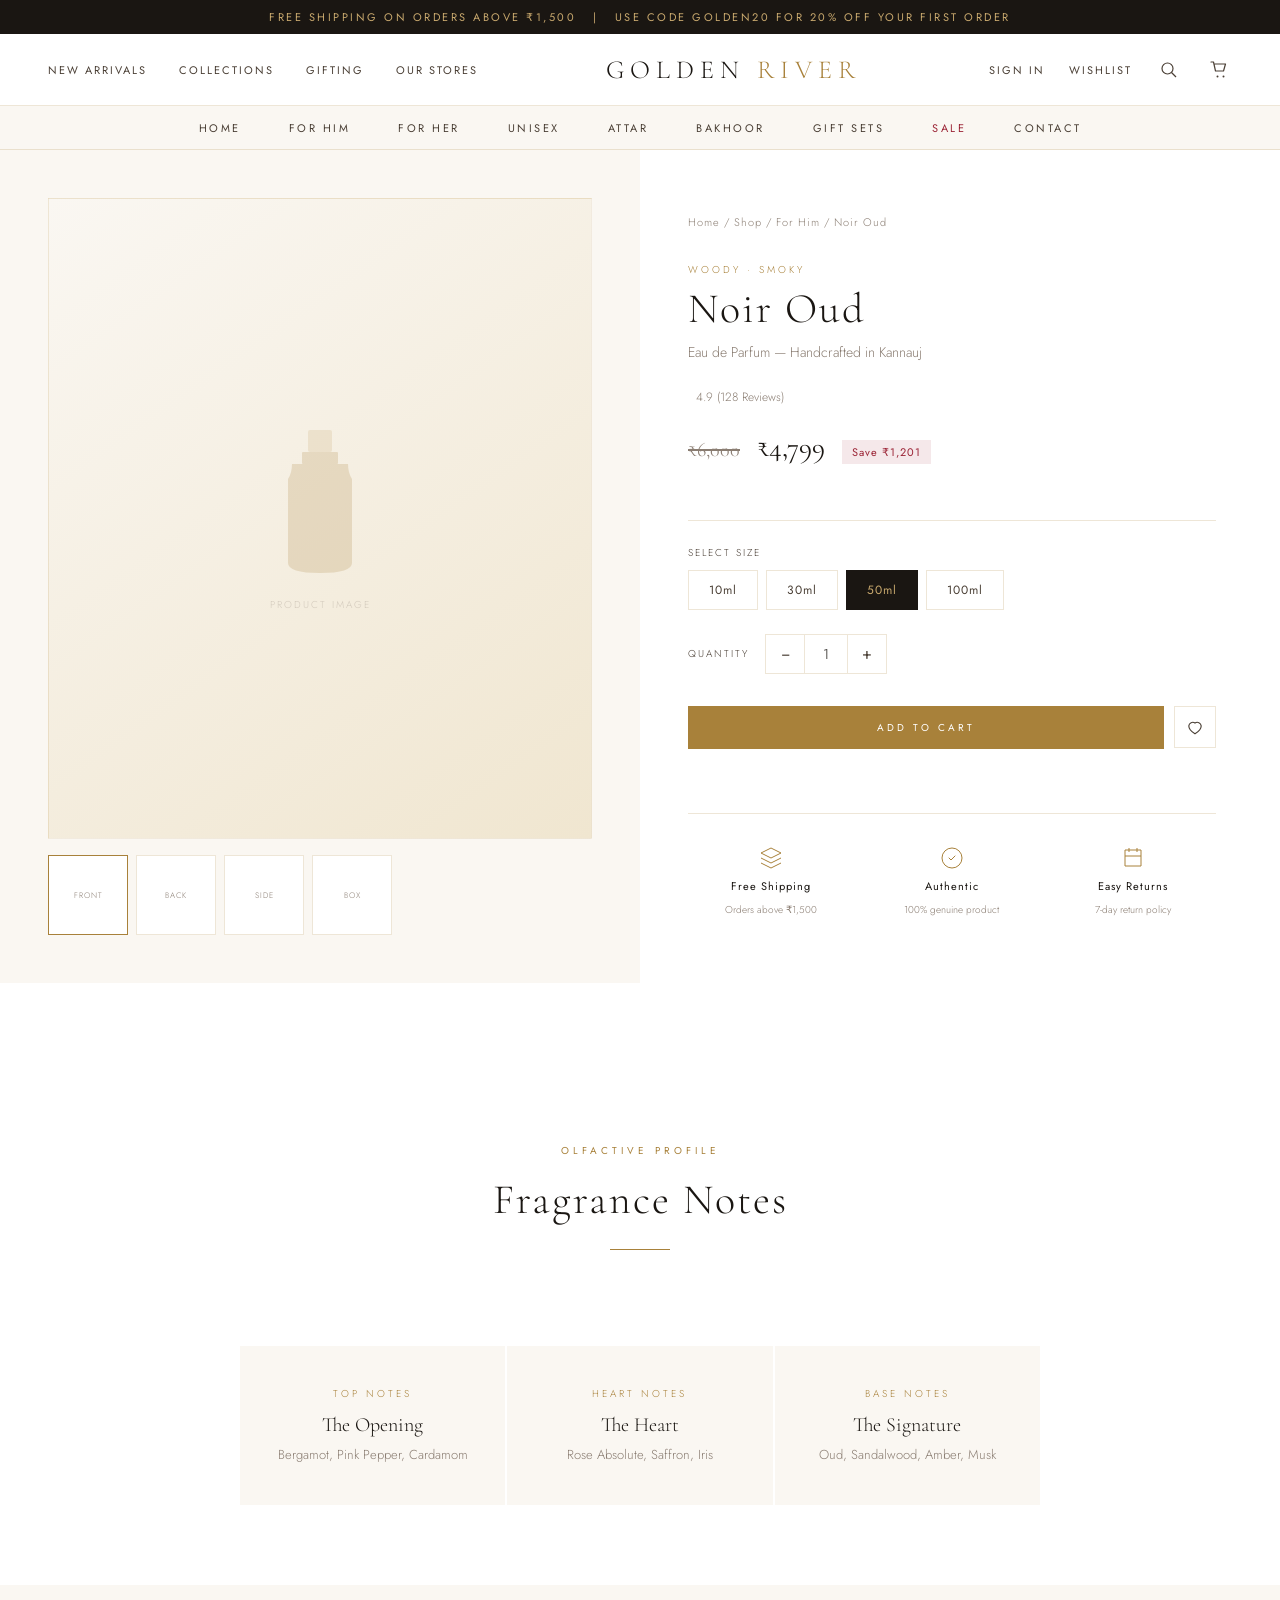
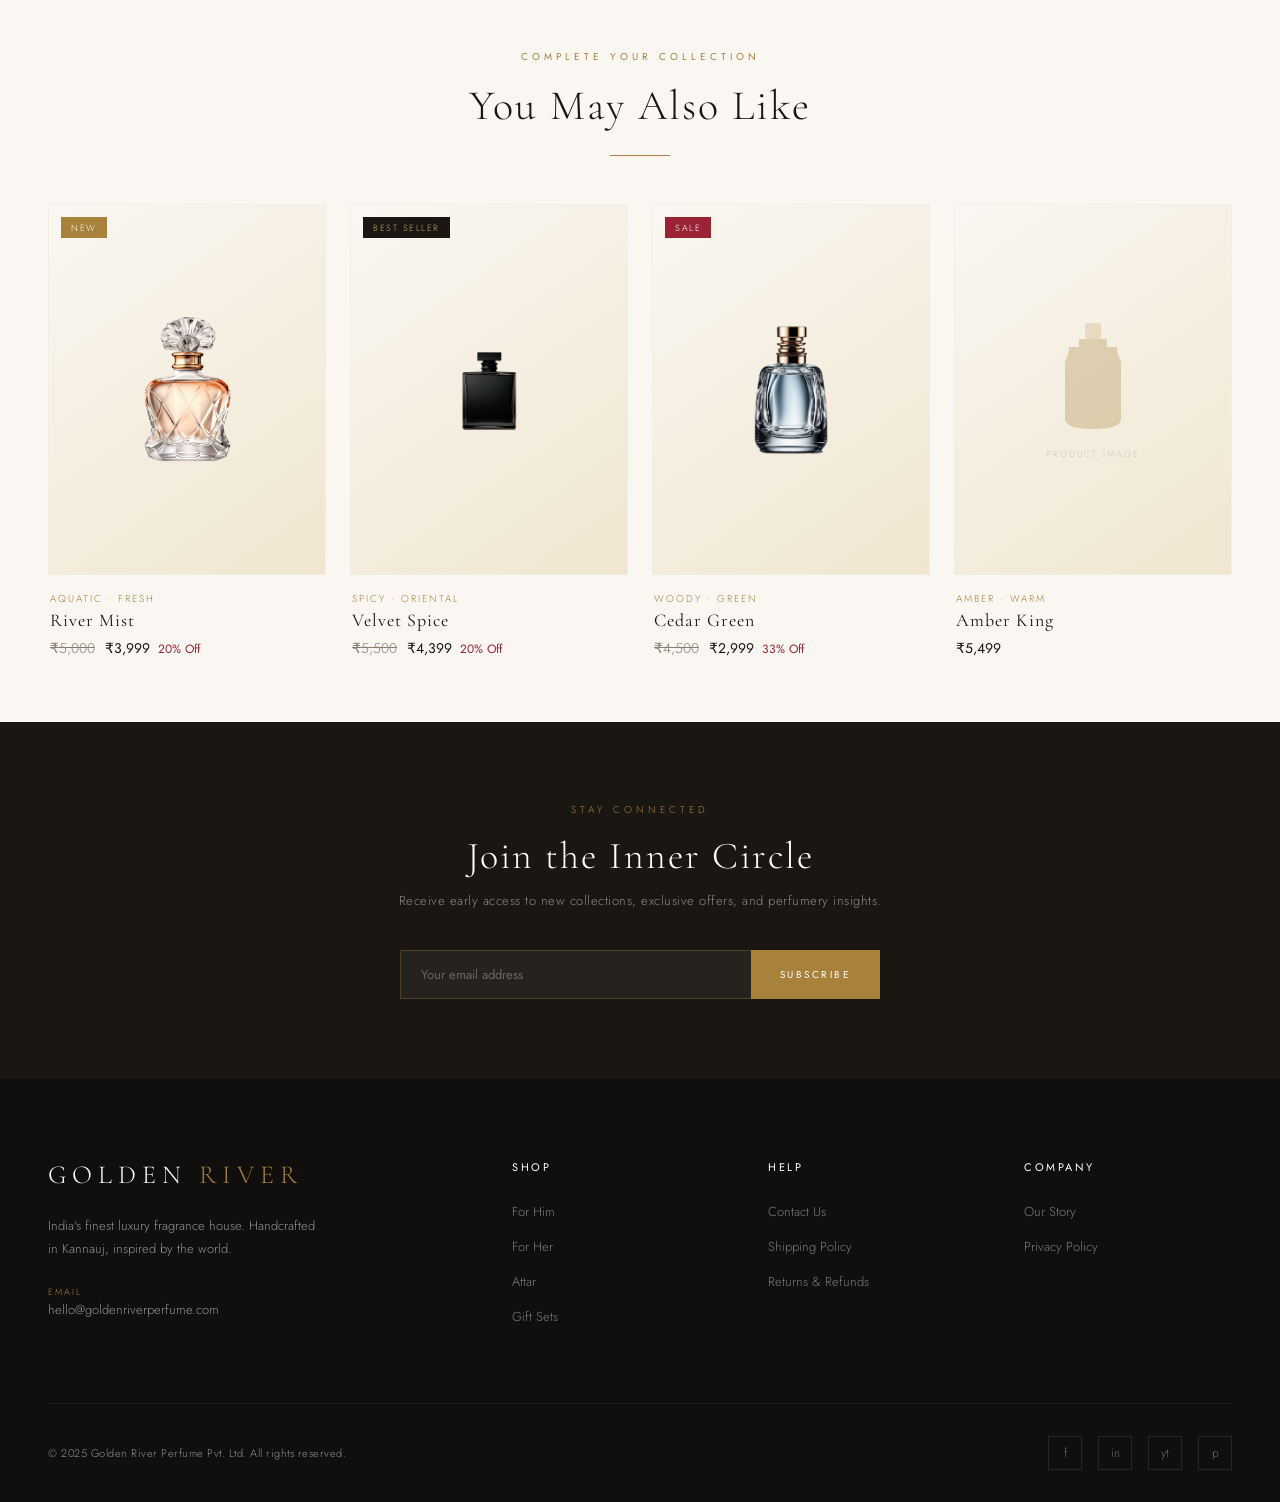
<file: pages/product.html>
<!DOCTYPE html>
<html lang="en">
<head>
<meta charset="UTF-8">
<meta name="viewport" content="width=device-width, initial-scale=1.0">
<title>Product Detail | Golden River Perfume</title>
<meta name="description" content="Explore the detailed fragrance profile, notes, and sizing options for this Golden River luxury perfume.">
<link rel="preconnect" href="https://fonts.googleapis.com">
<link rel="preconnect" href="https://fonts.gstatic.com" crossorigin>
<link href="https://fonts.googleapis.com/css2?family=Cormorant+Garamond:ital,wght@0,300;0,400;0,500;0,600;1,300;1,400&family=Jost:wght@200;300;400;500&display=swap" rel="stylesheet">
<link rel="stylesheet" href="../css/global.css">
<link rel="stylesheet" href="../css/product.css">
</head>
<body>

<!-- ANNOUNCEMENT BAR -->
<div class="announcement">
  Free Shipping on Orders Above &#8377;1,500 &nbsp;&nbsp;|&nbsp;&nbsp; Use Code GOLDEN20 for 20% Off Your First Order
</div>

<!-- TOP NAV -->
<nav class="topnav">
  <div class="nav-left">
    <a href="shop.html">New Arrivals</a>
    <a href="shop.html">Collections</a>
    <a href="shop.html?cat=Gift+Sets">Gifting</a>
    <a href="contact.html">Our Stores</a>
  </div>
  <a href="../index.html" class="logo">Golden <span>River</span></a>
  <div class="nav-right">
    <a href="signin.html">Sign In</a>
    <a href="wishlist.html" style="position:relative">Wishlist <span class="wishlist-count" style="display:none">0</span></a>
    <button class="nav-icon-btn" aria-label="Search">
      <svg width="18" height="18" viewBox="0 0 18 18" fill="none"><circle cx="7.5" cy="7.5" r="5.5" stroke="#4A3F35" stroke-width="1.2"/><line x1="11.5" y1="11.5" x2="16" y2="16" stroke="#4A3F35" stroke-width="1.2"/></svg>
    </button>
    <a href="cart.html" class="nav-icon-btn" style="position:relative">
      <svg width="18" height="18" viewBox="0 0 18 18" fill="none"><path d="M1 1h2.5l2 9h8l2-7H5" stroke="#4A3F35" stroke-width="1.2" stroke-linecap="round" stroke-linejoin="round"/><circle cx="7.5" cy="15.5" r="1" fill="#4A3F35"/><circle cx="13.5" cy="15.5" r="1" fill="#4A3F35"/></svg>
      <span class="cart-count" style="display:none">0</span>
    </a>
    <button class="mobile-menu-btn" aria-label="Menu"><span></span><span></span><span></span></button>
  </div>
</nav>

<!-- SECONDARY NAV -->
<nav class="subnav">
  <a href="../index.html">Home</a>
  <a href="shop.html?cat=For+Him">For Him</a>
  <a href="shop.html?cat=For+Her">For Her</a>
  <a href="shop.html?cat=Unisex">Unisex</a>
  <a href="shop.html?cat=Attar">Attar</a>
  <a href="shop.html">Bakhoor</a>
  <a href="shop.html?cat=Gift+Sets">Gift Sets</a>
  <a href="shop.html?cat=Sale" class="sale">Sale</a>
  <a href="contact.html">Contact</a>
</nav>

<!-- PRODUCT DETAIL -->
<section class="product-detail">
  <!-- Gallery side -->
  <div class="product-gallery">
    <div class="product-main-image">
      <div class="img-placeholder">
        <svg width="80" height="160" viewBox="0 0 80 160" xmlns="http://www.w3.org/2000/svg">
          <rect x="28" y="5" width="24" height="22" rx="2" fill="#C9A96E"/>
          <rect x="22" y="27" width="36" height="12" rx="1" fill="#A8813A"/>
          <path d="M12 39 Q12 48 8 54 L8 138 Q8 148 40 148 Q72 148 72 138 L72 54 Q68 48 68 39 Z" fill="#A8813A"/>
        </svg>
        <span>Product Image</span>
      </div>
    </div>
    <div class="product-thumbnails">
      <div class="thumb active"><span>Front</span></div>
      <div class="thumb"><span>Back</span></div>
      <div class="thumb"><span>Side</span></div>
      <div class="thumb"><span>Box</span></div>
    </div>
  </div>

  <!-- Info side -->
  <div class="product-detail-info">
    <div class="pd-breadcrumb">
      <a href="../index.html">Home</a> / <a href="shop.html">Shop</a> / <a href="shop.html" id="pdCatLink">For Him</a> / <span id="pdBreadName">Noir Oud</span>
    </div>
    <div class="pd-category" id="pdType">Woody · Smoky</div>
    <h1 class="pd-name" id="pdName">Noir Oud</h1>
    <div class="pd-subtitle" id="pdSubtitle">Eau de Parfum — Handcrafted in Kannauj</div>
    <div class="pd-rating">
      <div class="stars"><span class="star"></span><span class="star"></span><span class="star"></span><span class="star"></span><span class="star"></span></div>
      <span>4.9 (128 Reviews)</span>
    </div>
    <div class="pd-price" id="pdPrice">
      <del>₹6,000</del> ₹4,799 <span class="save-tag">Save ₹1,201</span>
    </div>
    <div class="pd-divider"></div>

    <div class="pd-sizes">
      <label>Select Size</label>
      <div class="size-options" id="sizeOptions">
        <button class="size-btn" data-size="10ml">10ml</button>
        <button class="size-btn" data-size="30ml">30ml</button>
        <button class="size-btn active" data-size="50ml">50ml</button>
        <button class="size-btn" data-size="100ml">100ml</button>
      </div>
    </div>

    <div class="pd-quantity">
      <label>Quantity</label>
      <div class="qty-control">
        <button class="qty-btn" onclick="changeQty(-1)">−</button>
        <div class="qty-val" id="qtyVal">1</div>
        <button class="qty-btn" onclick="changeQty(1)">+</button>
      </div>
    </div>

    <div class="pd-actions">
      <button class="btn-primary" id="addToCartBtn">Add to Cart</button>
      <button class="btn-icon" id="pdWishlistBtn" title="Add to Wishlist">
        <svg width="18" height="18" viewBox="0 0 16 16" fill="none"><path d="M8 14s-5.5-3.5-5.5-7A3.5 3.5 0 0 1 8 4.5 3.5 3.5 0 0 1 13.5 7C13.5 10.5 8 14 8 14z" stroke="#4A3F35" stroke-width="1"/></svg>
      </button>
    </div>

    <div class="pd-notes">
      <div class="pd-note">
        <svg width="24" height="24" viewBox="0 0 24 24" fill="none"><path d="M12 2L2 7l10 5 10-5-10-5zM2 17l10 5 10-5M2 12l10 5 10-5" stroke="#A8813A" stroke-width="1"/></svg>
        <strong>Free Shipping</strong>
        <span>Orders above ₹1,500</span>
      </div>
      <div class="pd-note">
        <svg width="24" height="24" viewBox="0 0 24 24" fill="none"><circle cx="12" cy="12" r="10" stroke="#A8813A" stroke-width="1"/><path d="M9 12l2 2 4-4" stroke="#A8813A" stroke-width="1" stroke-linecap="round"/></svg>
        <strong>Authentic</strong>
        <span>100% genuine product</span>
      </div>
      <div class="pd-note">
        <svg width="24" height="24" viewBox="0 0 24 24" fill="none"><path d="M4 4h16v16H4zM8 2v4M16 2v4M4 10h16" stroke="#A8813A" stroke-width="1"/></svg>
        <strong>Easy Returns</strong>
        <span>7-day return policy</span>
      </div>
    </div>
  </div>
</section>

<!-- FRAGRANCE NOTES -->
<section class="fragrance-section">
  <div class="section-header">
    <span class="eyebrow">Olfactive Profile</span>
    <h2>Fragrance Notes</h2>
    <div class="divider-gold"></div>
  </div>
  <div class="fragrance-pyramid">
    <div class="frag-level">
      <span class="level-label">Top Notes</span>
      <h4>The Opening</h4>
      <p>Bergamot, Pink Pepper, Cardamom</p>
    </div>
    <div class="frag-level">
      <span class="level-label">Heart Notes</span>
      <h4>The Heart</h4>
      <p>Rose Absolute, Saffron, Iris</p>
    </div>
    <div class="frag-level">
      <span class="level-label">Base Notes</span>
      <h4>The Signature</h4>
      <p>Oud, Sandalwood, Amber, Musk</p>
    </div>
  </div>
</section>

<!-- YOU MAY ALSO LIKE -->
<section style="padding:4rem 3rem;background:var(--cream);">
  <div class="section-header" style="padding-top:0;">
    <span class="eyebrow">Complete Your Collection</span>
    <h2>You May Also Like</h2>
    <div class="divider-gold"></div>
  </div>
  <div class="products-grid" id="relatedProducts"></div>
</section>

<!-- NEWSLETTER -->
<section class="newsletter-section">
  <span class="eyebrow">Stay Connected</span>
  <h2>Join the Inner Circle</h2>
  <p>Receive early access to new collections, exclusive offers, and perfumery insights.</p>
  <div class="newsletter-form">
    <input type="email" placeholder="Your email address">
    <button>Subscribe</button>
  </div>
</section>

<!-- FOOTER -->
<footer>
  <div class="footer-top">
    <div class="footer-brand">
      <span class="logo">Golden <span>River</span></span>
      <p>India's finest luxury fragrance house. Handcrafted in Kannauj, inspired by the world.</p>
      <div class="footer-contact-item"><label>Email</label><span>hello@goldenriverperfume.com</span></div>
    </div>
    <div class="footer-col">
      <h4>Shop</h4>
      <ul>
        <li><a href="shop.html?cat=For+Him">For Him</a></li>
        <li><a href="shop.html?cat=For+Her">For Her</a></li>
        <li><a href="shop.html?cat=Attar">Attar</a></li>
        <li><a href="shop.html?cat=Gift+Sets">Gift Sets</a></li>
      </ul>
    </div>
    <div class="footer-col">
      <h4>Help</h4>
      <ul>
        <li><a href="contact.html">Contact Us</a></li>
        <li><a href="#">Shipping Policy</a></li>
        <li><a href="#">Returns & Refunds</a></li>
      </ul>
    </div>
    <div class="footer-col">
      <h4>Company</h4>
      <ul>
        <li><a href="about.html">Our Story</a></li>
        <li><a href="#">Privacy Policy</a></li>
      </ul>
    </div>
  </div>
  <div class="footer-bottom">
    <p>&copy; 2025 Golden River Perfume Pvt. Ltd. All rights reserved.</p>
    <div class="social-links">
      <a href="#" aria-label="Facebook">f</a>
      <a href="#" aria-label="Instagram">in</a>
      <a href="#" aria-label="YouTube">yt</a>
      <a href="#" aria-label="Pinterest">p</a>
    </div>
  </div>
</footer>

<script src="../js/toast.js"></script>
<script src="../js/store.js"></script>
<script src="../js/products.js"></script>
<script src="../js/global.js"></script>
<script>
let currentProduct = null;
let selectedSize = '50ml';
let quantity = 1;

// Get product from URL
const params = new URLSearchParams(window.location.search);
const productId = params.get('id') || 'noir-oud';
currentProduct = getProductById(productId);

if (currentProduct) {
  document.title = `${currentProduct.name} | Golden River Perfume`;
  document.getElementById('pdName').textContent = currentProduct.name;
  document.getElementById('pdBreadName').textContent = currentProduct.name;
  document.getElementById('pdType').textContent = currentProduct.type;
  document.getElementById('pdCatLink').textContent = currentProduct.category;
  document.getElementById('pdCatLink').href = `shop.html?cat=${encodeURIComponent(currentProduct.category)}`;

  selectedSize = currentProduct.size;

  // Price
  let priceHTML = '';
  if (currentProduct.originalPrice) {
    const saved = currentProduct.originalPrice - currentProduct.price;
    priceHTML = `<del>${formatPrice(currentProduct.originalPrice)}</del> ${formatPrice(currentProduct.price)} <span class="save-tag">Save ${formatPrice(saved)}</span>`;
  } else {
    priceHTML = formatPrice(currentProduct.price);
  }
  document.getElementById('pdPrice').innerHTML = priceHTML;

  // Sizes
  const sizeContainer = document.getElementById('sizeOptions');
  sizeContainer.innerHTML = currentProduct.sizes.map(s =>
    `<button class="size-btn ${s === selectedSize ? 'active' : ''}" data-size="${s}" onclick="selectSize('${s}', this)">${s}</button>`
  ).join('');

  // Wishlist button state
  updateWishlistBtn();

  // Related products
  const related = GRProducts
    .filter(p => p.category === currentProduct.category && p.id !== currentProduct.id)
    .slice(0, 4);
  document.getElementById('relatedProducts').innerHTML = related.map(p => renderProductCard(p)).join('');
}

function selectSize(size, el) {
  selectedSize = size;
  document.querySelectorAll('.size-btn').forEach(b => b.classList.remove('active'));
  el.classList.add('active');
}

function changeQty(delta) {
  quantity = Math.max(1, quantity + delta);
  document.getElementById('qtyVal').textContent = quantity;
}

document.getElementById('addToCartBtn').addEventListener('click', () => {
  if (!currentProduct) return;
  GRStore.addToCart({
    id: currentProduct.id,
    name: currentProduct.name,
    category: currentProduct.category,
    type: currentProduct.type,
    price: currentProduct.price,
    originalPrice: currentProduct.originalPrice,
    size: selectedSize,
  }, quantity);
});

document.getElementById('pdWishlistBtn').addEventListener('click', () => {
  if (!currentProduct) return;
  GRStore.toggleWishlist(currentProduct);
  updateWishlistBtn();
});

function updateWishlistBtn() {
  const btn = document.getElementById('pdWishlistBtn');
  const inList = GRStore.isInWishlist(currentProduct.id);
  btn.classList.toggle('active', inList);
  const svg = btn.querySelector('svg path');
  svg.setAttribute('fill', inList ? '#C9A96E' : 'none');
  svg.setAttribute('stroke', inList ? '#C9A96E' : '#4A3F35');
}

window.addEventListener('wishlist-updated', updateWishlistBtn);
</script>
</body>
</html>
</file>
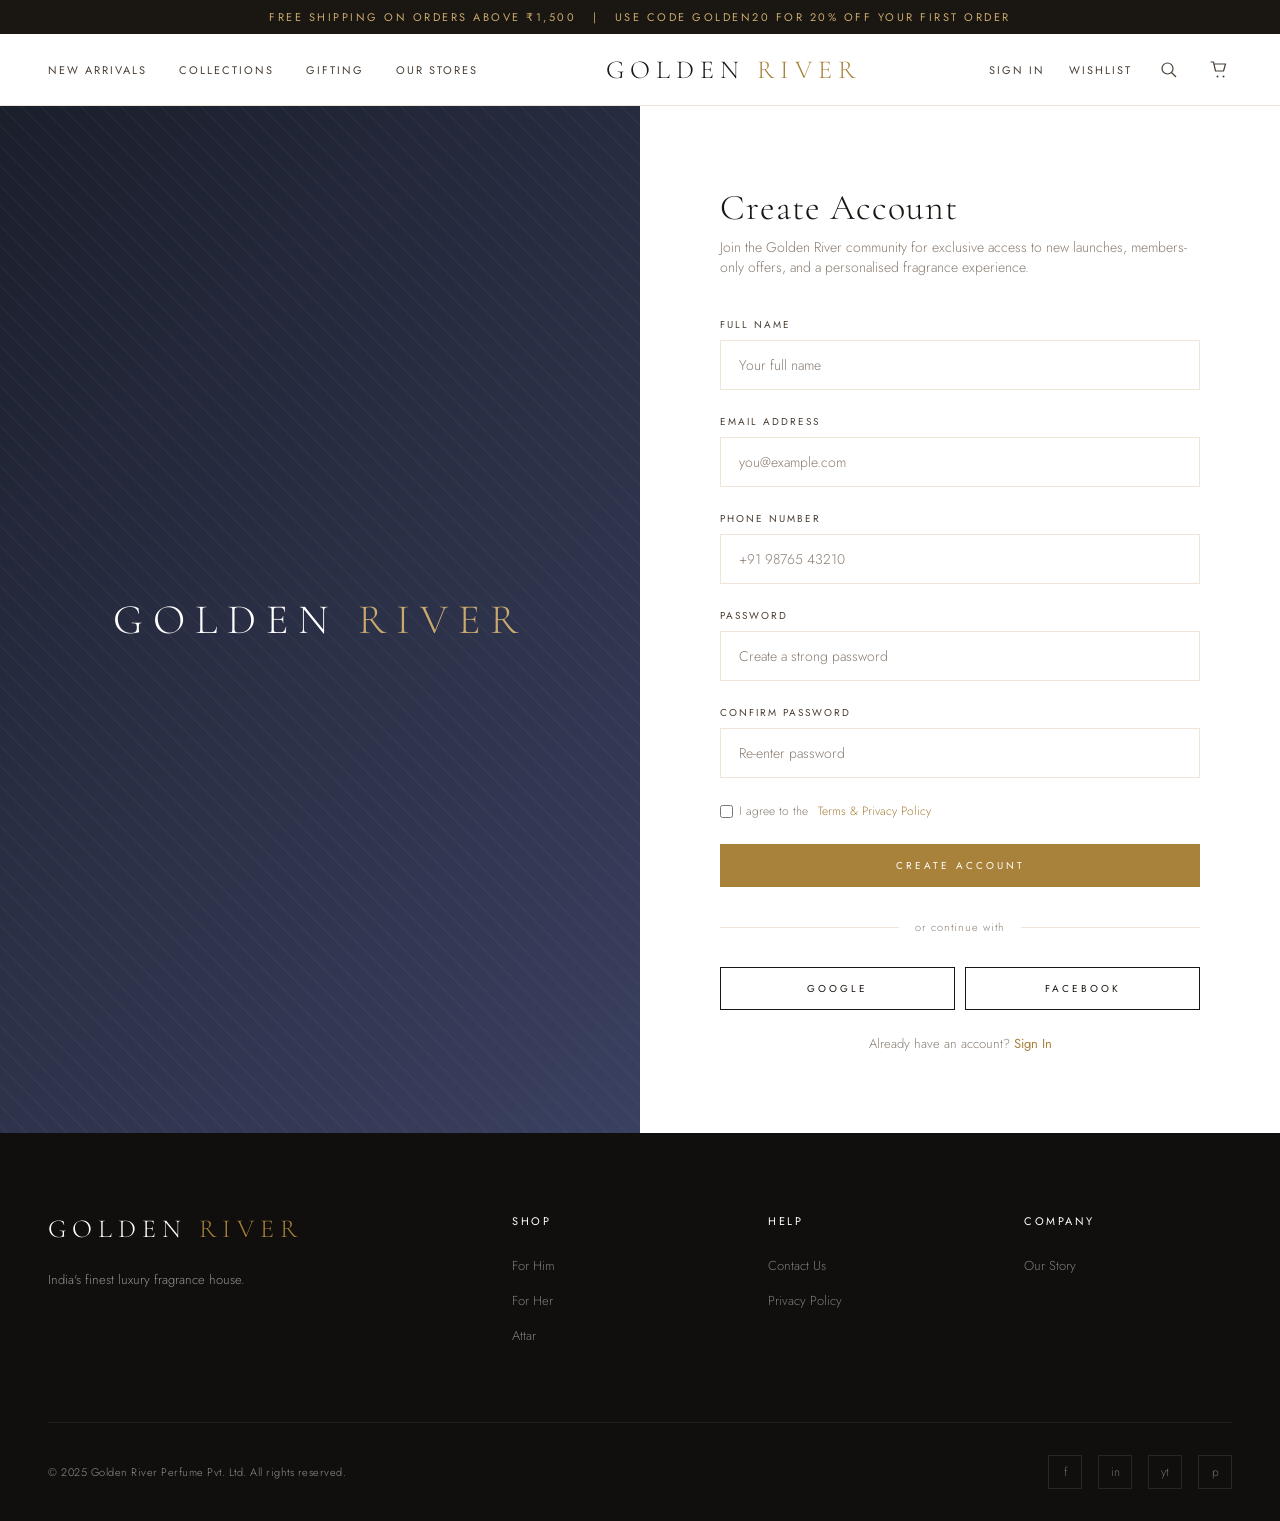
<file: pages/register.html>
<!DOCTYPE html>
<html lang="en">
<head>
<meta charset="UTF-8">
<meta name="viewport" content="width=device-width, initial-scale=1.0">
<title>Create Account | Golden River Perfume</title>
<meta name="description" content="Create your Golden River Perfume account to enjoy exclusive offers, order tracking, and a personalised fragrance experience.">
<link rel="preconnect" href="https://fonts.googleapis.com">
<link rel="preconnect" href="https://fonts.gstatic.com" crossorigin>
<link href="https://fonts.googleapis.com/css2?family=Cormorant+Garamond:ital,wght@0,300;0,400;0,500;0,600;1,300;1,400&family=Jost:wght@200;300;400;500&display=swap" rel="stylesheet">
<link rel="stylesheet" href="../css/global.css">
<link rel="stylesheet" href="../css/pages.css">
</head>
<body>

<!-- ANNOUNCEMENT BAR -->
<div class="announcement">
  Free Shipping on Orders Above &#8377;1,500 &nbsp;&nbsp;|&nbsp;&nbsp; Use Code GOLDEN20 for 20% Off Your First Order
</div>

<!-- TOP NAV -->
<nav class="topnav">
  <div class="nav-left">
    <a href="shop.html">New Arrivals</a>
    <a href="shop.html">Collections</a>
    <a href="shop.html?cat=Gift+Sets">Gifting</a>
    <a href="contact.html">Our Stores</a>
  </div>
  <a href="../index.html" class="logo">Golden <span>River</span></a>
  <div class="nav-right">
    <a href="signin.html">Sign In</a>
    <a href="wishlist.html" style="position:relative">Wishlist <span class="wishlist-count" style="display:none">0</span></a>
    <button class="nav-icon-btn" aria-label="Search">
      <svg width="18" height="18" viewBox="0 0 18 18" fill="none"><circle cx="7.5" cy="7.5" r="5.5" stroke="#4A3F35" stroke-width="1.2"/><line x1="11.5" y1="11.5" x2="16" y2="16" stroke="#4A3F35" stroke-width="1.2"/></svg>
    </button>
    <a href="cart.html" class="nav-icon-btn" style="position:relative">
      <svg width="18" height="18" viewBox="0 0 18 18" fill="none"><path d="M1 1h2.5l2 9h8l2-7H5" stroke="#4A3F35" stroke-width="1.2" stroke-linecap="round" stroke-linejoin="round"/><circle cx="7.5" cy="15.5" r="1" fill="#4A3F35"/><circle cx="13.5" cy="15.5" r="1" fill="#4A3F35"/></svg>
      <span class="cart-count" style="display:none">0</span>
    </a>
    <button class="mobile-menu-btn" aria-label="Menu"><span></span><span></span><span></span></button>
  </div>
</nav>

<!-- REGISTER SECTION -->
<section class="signin-section">
  <div class="signin-visual" style="background:linear-gradient(135deg, #1A1F2C, #3A4060);">
    <div class="logo" style="font-size:42px;color:#fff;letter-spacing:10px;position:relative;">
      Golden <span style="color:#C9A96E;">River</span>
    </div>
  </div>

  <div class="signin-form-wrap">
    <h2>Create Account</h2>
    <p>Join the Golden River community for exclusive access to new launches, members-only offers, and a personalised fragrance experience.</p>

    <form class="signin-form" onsubmit="event.preventDefault(); GRToast.show('Account creation is not available in this demo.');">
      <div class="form-group">
        <label for="regName">Full Name</label>
        <input type="text" id="regName" class="form-input" placeholder="Your full name" required>
      </div>
      <div class="form-group">
        <label for="regEmail">Email Address</label>
        <input type="email" id="regEmail" class="form-input" placeholder="you@example.com" required>
      </div>
      <div class="form-group">
        <label for="regPhone">Phone Number</label>
        <input type="tel" id="regPhone" class="form-input" placeholder="+91 98765 43210">
      </div>
      <div class="form-group">
        <label for="regPassword">Password</label>
        <input type="password" id="regPassword" class="form-input" placeholder="Create a strong password" required>
      </div>
      <div class="form-group">
        <label for="regConfirm">Confirm Password</label>
        <input type="password" id="regConfirm" class="form-input" placeholder="Re-enter password" required>
      </div>
      <div class="form-options" style="justify-content:flex-start;">
        <label style="display:flex;align-items:center;gap:6px;cursor:pointer;">
          <input type="checkbox" style="accent-color:#A8813A;" required> I agree to the <a href="#" style="color:var(--gold);margin-left:4px;">Terms & Privacy Policy</a>
        </label>
      </div>
      <button type="submit" class="btn-primary">Create Account</button>

      <div class="divider-line">
        <span>or continue with</span>
      </div>

      <div style="display:flex;gap:10px;">
        <button type="button" class="btn-outline-dark" style="flex:1;text-align:center;" onclick="GRToast.show('Google sign-up is not available in this demo.')">Google</button>
        <button type="button" class="btn-outline-dark" style="flex:1;text-align:center;" onclick="GRToast.show('Facebook sign-up is not available in this demo.')">Facebook</button>
      </div>
    </form>

    <div class="signin-bottom">
      Already have an account? <a href="signin.html">Sign In</a>
    </div>
  </div>
</section>

<!-- FOOTER -->
<footer>
  <div class="footer-top">
    <div class="footer-brand">
      <span class="logo">Golden <span>River</span></span>
      <p>India's finest luxury fragrance house.</p>
    </div>
    <div class="footer-col">
      <h4>Shop</h4>
      <ul>
        <li><a href="shop.html?cat=For+Him">For Him</a></li>
        <li><a href="shop.html?cat=For+Her">For Her</a></li>
        <li><a href="shop.html?cat=Attar">Attar</a></li>
      </ul>
    </div>
    <div class="footer-col">
      <h4>Help</h4>
      <ul>
        <li><a href="contact.html">Contact Us</a></li>
        <li><a href="#">Privacy Policy</a></li>
      </ul>
    </div>
    <div class="footer-col">
      <h4>Company</h4>
      <ul>
        <li><a href="about.html">Our Story</a></li>
      </ul>
    </div>
  </div>
  <div class="footer-bottom">
    <p>&copy; 2025 Golden River Perfume Pvt. Ltd. All rights reserved.</p>
    <div class="social-links">
      <a href="#" aria-label="Facebook">f</a>
      <a href="#" aria-label="Instagram">in</a>
      <a href="#" aria-label="YouTube">yt</a>
      <a href="#" aria-label="Pinterest">p</a>
    </div>
  </div>
</footer>

<script src="../js/toast.js"></script>
<script src="../js/store.js"></script>
<script src="../js/products.js"></script>
<script src="../js/global.js"></script>
</body>
</html>
</file>
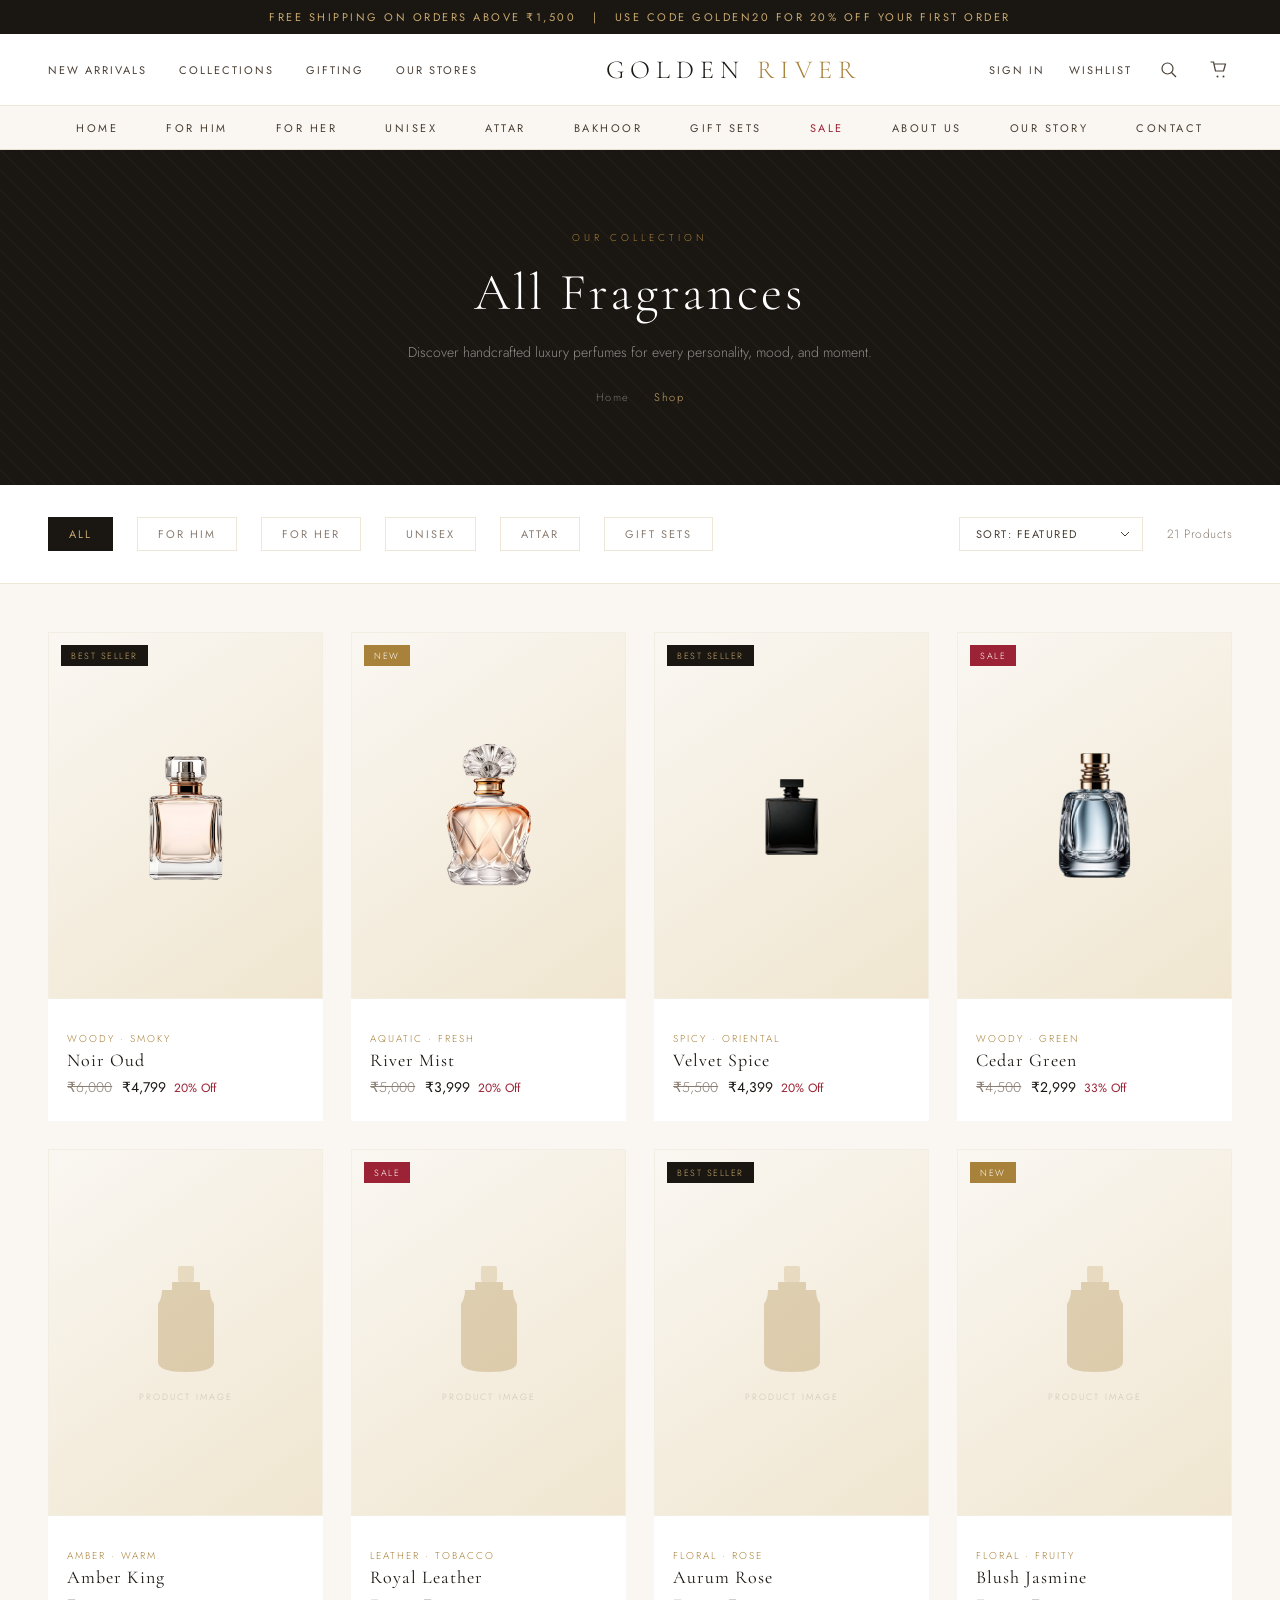
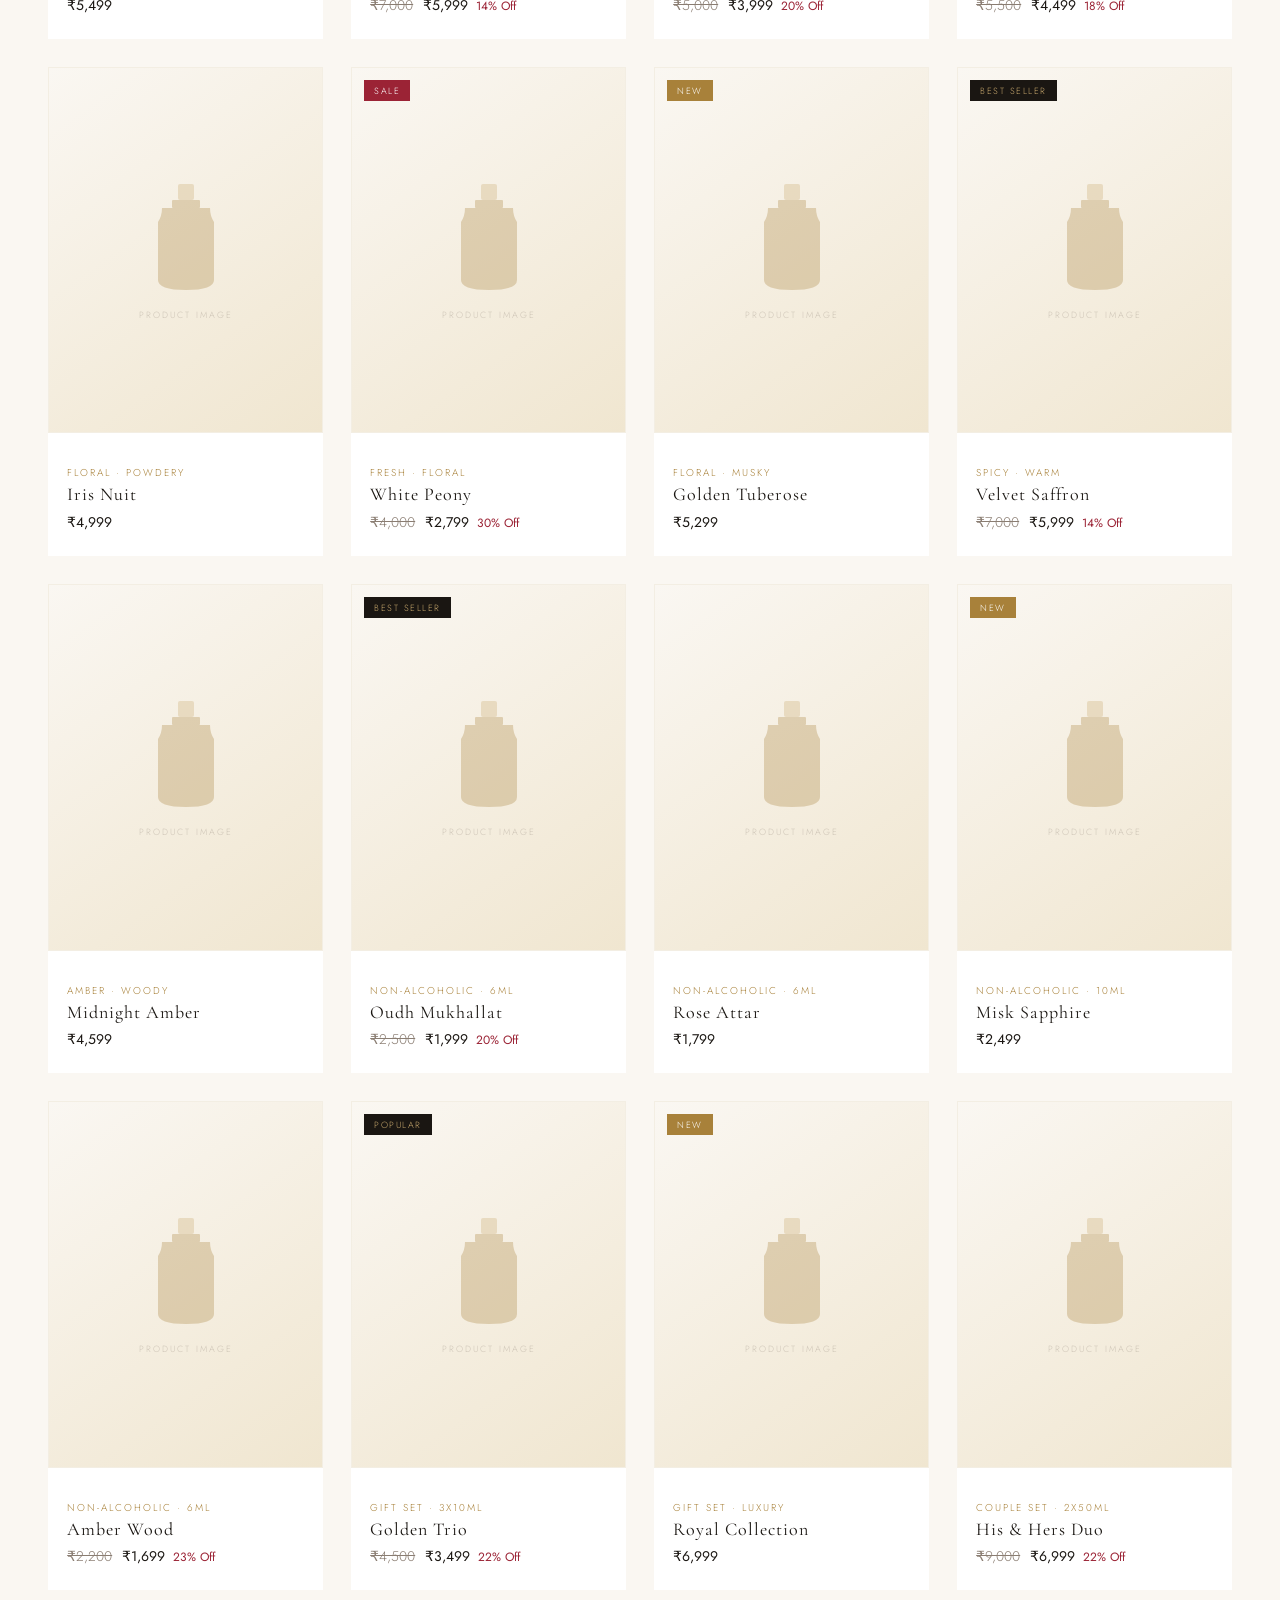
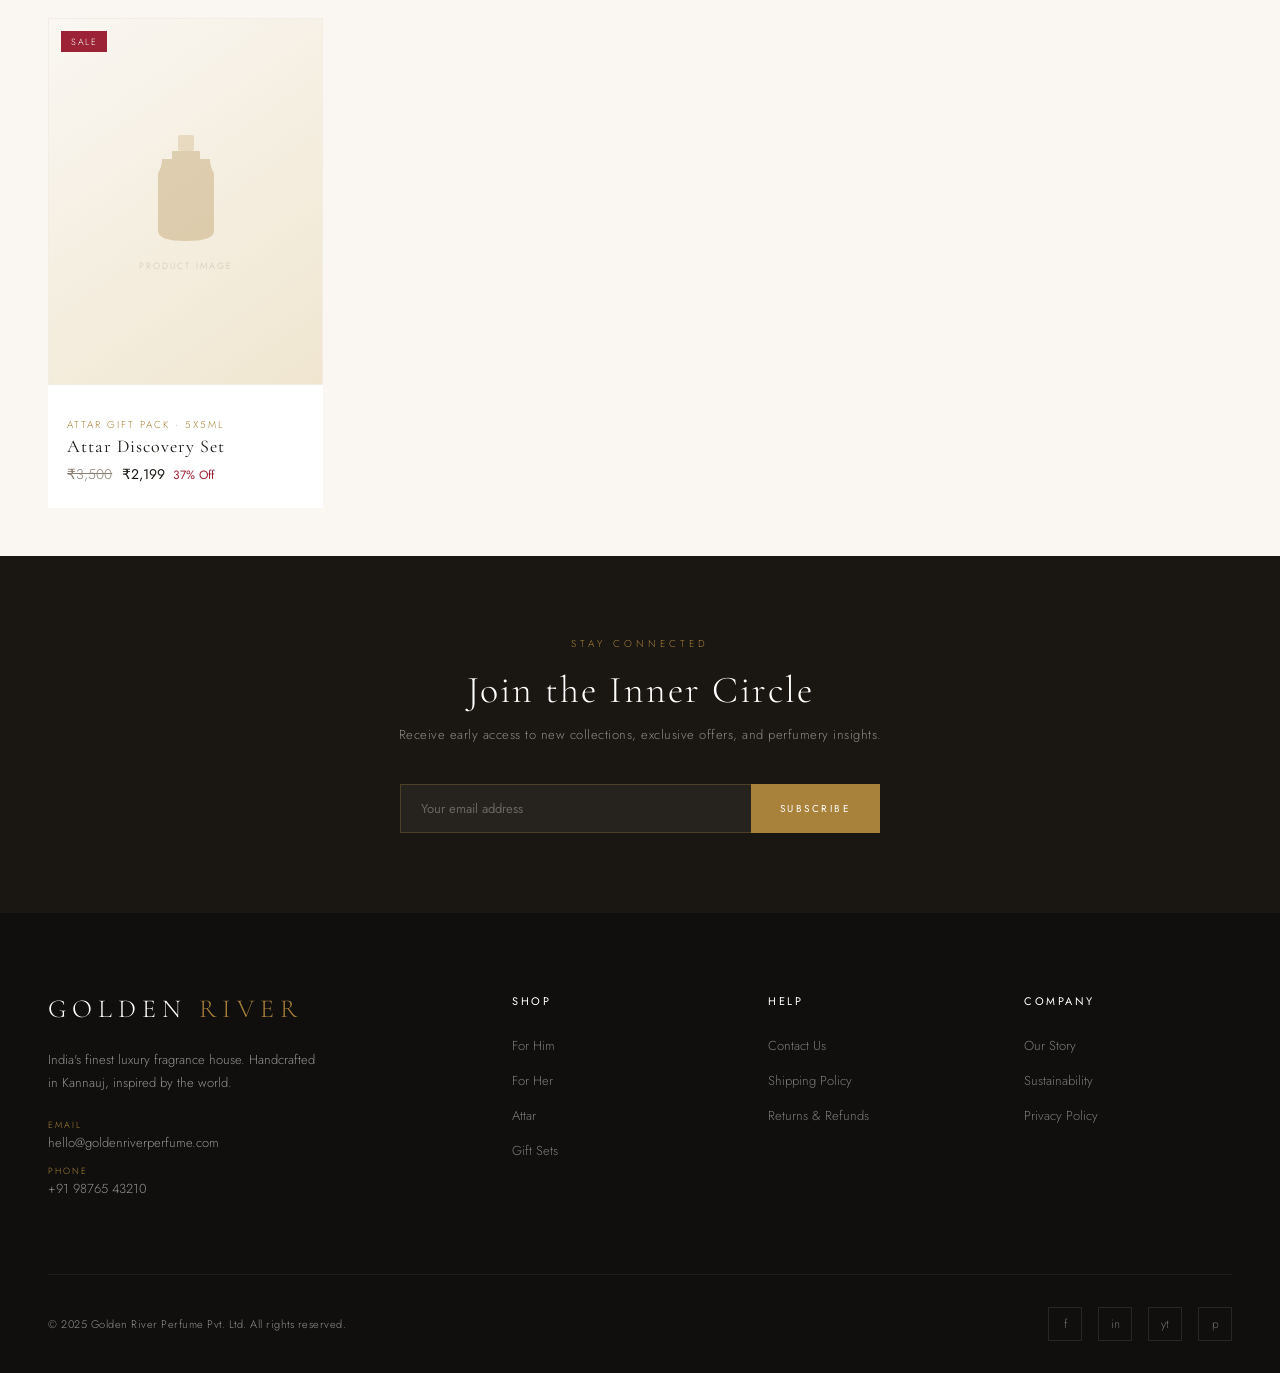
<file: pages/shop.html>
<!DOCTYPE html>
<html lang="en">
<head>
<meta charset="UTF-8">
<meta name="viewport" content="width=device-width, initial-scale=1.0">
<title>Shop All Fragrances | Golden River Perfume</title>
<meta name="description" content="Explore the complete Golden River Perfume collection. Luxury Eau de Parfum, Attar, and Gift Sets for Him, Her, and everyone in between.">
<link rel="preconnect" href="https://fonts.googleapis.com">
<link rel="preconnect" href="https://fonts.gstatic.com" crossorigin>
<link href="https://fonts.googleapis.com/css2?family=Cormorant+Garamond:ital,wght@0,300;0,400;0,500;0,600;1,300;1,400&family=Jost:wght@200;300;400;500&display=swap" rel="stylesheet">
<link rel="stylesheet" href="../css/global.css">
<link rel="stylesheet" href="../css/shop.css">
</head>
<body>

<!-- ANNOUNCEMENT BAR -->
<div class="announcement">
  Free Shipping on Orders Above &#8377;1,500 &nbsp;&nbsp;|&nbsp;&nbsp; Use Code GOLDEN20 for 20% Off Your First Order
</div>

<!-- TOP NAV -->
<nav class="topnav">
  <div class="nav-left">
    <a href="shop.html">New Arrivals</a>
    <a href="shop.html">Collections</a>
    <a href="shop.html?cat=Gift+Sets">Gifting</a>
    <a href="contact.html">Our Stores</a>
  </div>
  <a href="../index.html" class="logo">Golden <span>River</span></a>
  <div class="nav-right">
    <a href="signin.html">Sign In</a>
    <a href="wishlist.html" style="position:relative">Wishlist <span class="wishlist-count" style="display:none">0</span></a>
    <button class="nav-icon-btn" aria-label="Search">
      <svg width="18" height="18" viewBox="0 0 18 18" fill="none"><circle cx="7.5" cy="7.5" r="5.5" stroke="#4A3F35" stroke-width="1.2"/><line x1="11.5" y1="11.5" x2="16" y2="16" stroke="#4A3F35" stroke-width="1.2"/></svg>
    </button>
    <a href="cart.html" class="nav-icon-btn" style="position:relative">
      <svg width="18" height="18" viewBox="0 0 18 18" fill="none"><path d="M1 1h2.5l2 9h8l2-7H5" stroke="#4A3F35" stroke-width="1.2" stroke-linecap="round" stroke-linejoin="round"/><circle cx="7.5" cy="15.5" r="1" fill="#4A3F35"/><circle cx="13.5" cy="15.5" r="1" fill="#4A3F35"/></svg>
      <span class="cart-count" style="display:none">0</span>
    </a>
    <button class="mobile-menu-btn" aria-label="Menu"><span></span><span></span><span></span></button>
  </div>
</nav>

<!-- SECONDARY NAV -->
<nav class="subnav">
  <a href="../index.html">Home</a>
  <a href="shop.html?cat=For+Him">For Him</a>
  <a href="shop.html?cat=For+Her">For Her</a>
  <a href="shop.html?cat=Unisex">Unisex</a>
  <a href="shop.html?cat=Attar">Attar</a>
  <a href="shop.html">Bakhoor</a>
  <a href="shop.html?cat=Gift+Sets">Gift Sets</a>
  <a href="shop.html?cat=Sale" class="sale">Sale</a>
  <a href="about-us.html">About Us</a>
  <a href="about.html">Our Story</a>
  <a href="contact.html">Contact</a>
</nav>

<!-- PAGE HERO -->
<section class="page-hero">
  <span class="eyebrow">Our Collection</span>
  <h1 id="shopTitle">All Fragrances</h1>
  <p>Discover handcrafted luxury perfumes for every personality, mood, and moment.</p>
  <div class="breadcrumb">
    <a href="../index.html">Home</a> &nbsp;/&nbsp; <span id="breadcrumbCat">Shop</span>
  </div>
</section>

<!-- FILTER BAR -->
<div class="filter-bar">
  <div class="filter-group" id="filterGroup">
    <button class="filter-tag active" data-cat="all" onclick="filterProducts('all', this)">All</button>
    <button class="filter-tag" data-cat="For Him" onclick="filterProducts('For Him', this)">For Him</button>
    <button class="filter-tag" data-cat="For Her" onclick="filterProducts('For Her', this)">For Her</button>
    <button class="filter-tag" data-cat="Unisex" onclick="filterProducts('Unisex', this)">Unisex</button>
    <button class="filter-tag" data-cat="Attar" onclick="filterProducts('Attar', this)">Attar</button>
    <button class="filter-tag" data-cat="Gift Sets" onclick="filterProducts('Gift Sets', this)">Gift Sets</button>
  </div>
  <div class="filter-group">
    <select class="filter-select" id="sortSelect" onchange="sortProducts(this.value)">
      <option value="featured">Sort: Featured</option>
      <option value="price-low">Price: Low to High</option>
      <option value="price-high">Price: High to Low</option>
      <option value="name">Name: A to Z</option>
    </select>
    <span class="result-count" id="resultCount">21 Products</span>
  </div>
</div>

<!-- SHOP GRID -->
<section class="shop-section">
  <div class="shop-grid" id="shopGrid"></div>
</section>

<!-- NEWSLETTER -->
<section class="newsletter-section">
  <span class="eyebrow">Stay Connected</span>
  <h2>Join the Inner Circle</h2>
  <p>Receive early access to new collections, exclusive offers, and perfumery insights.</p>
  <div class="newsletter-form">
    <input type="email" placeholder="Your email address">
    <button>Subscribe</button>
  </div>
</section>

<!-- FOOTER -->
<footer>
  <div class="footer-top">
    <div class="footer-brand">
      <span class="logo">Golden <span>River</span></span>
      <p>India's finest luxury fragrance house. Handcrafted in Kannauj, inspired by the world.</p>
      <div class="footer-contact-item"><label>Email</label><span>hello@goldenriverperfume.com</span></div>
      <div class="footer-contact-item"><label>Phone</label><span>+91 98765 43210</span></div>
    </div>
    <div class="footer-col">
      <h4>Shop</h4>
      <ul>
        <li><a href="shop.html?cat=For+Him">For Him</a></li>
        <li><a href="shop.html?cat=For+Her">For Her</a></li>
        <li><a href="shop.html?cat=Attar">Attar</a></li>
        <li><a href="shop.html?cat=Gift+Sets">Gift Sets</a></li>
      </ul>
    </div>
    <div class="footer-col">
      <h4>Help</h4>
      <ul>
        <li><a href="contact.html">Contact Us</a></li>
        <li><a href="#">Shipping Policy</a></li>
        <li><a href="#">Returns & Refunds</a></li>
      </ul>
    </div>
    <div class="footer-col">
      <h4>Company</h4>
      <ul>
        <li><a href="about.html">Our Story</a></li>
        <li><a href="about.html">Sustainability</a></li>
        <li><a href="#">Privacy Policy</a></li>
      </ul>
    </div>
  </div>
  <div class="footer-bottom">
    <p>&copy; 2025 Golden River Perfume Pvt. Ltd. All rights reserved.</p>
    <div class="social-links">
      <a href="#" aria-label="Facebook">f</a>
      <a href="#" aria-label="Instagram">in</a>
      <a href="#" aria-label="YouTube">yt</a>
      <a href="#" aria-label="Pinterest">p</a>
    </div>
  </div>
</footer>

<script src="../js/toast.js"></script>
<script src="../js/store.js"></script>
<script src="../js/products.js"></script>
<script src="../js/global.js"></script>
<script>
let currentCategory = 'all';
let currentSort = 'featured';

// Check URL params for pre-selected category
const params = new URLSearchParams(window.location.search);
const urlCat = params.get('cat');
if (urlCat) {
  currentCategory = urlCat;
  document.querySelectorAll('.filter-tag').forEach(btn => {
    btn.classList.toggle('active', btn.dataset.cat === urlCat);
  });
  // Update title
  const titles = {
    'For Him': 'For Him',
    'For Her': 'For Her',
    'Unisex': 'Unisex',
    'Attar': 'Attar',
    'Gift Sets': 'Gift Sets',
    'Sale': 'On Sale',
  };
  if (titles[urlCat]) {
    document.getElementById('shopTitle').textContent = titles[urlCat];
    document.getElementById('breadcrumbCat').textContent = titles[urlCat];
  }
  // Highlight subnav
  document.querySelectorAll('.subnav a').forEach(a => {
    if (a.href.includes('cat=' + encodeURIComponent(urlCat))) a.classList.add('active');
  });
}

function renderShop() {
  let products = [...GRProducts];

  // Filter
  if (currentCategory === 'Sale') {
    products = products.filter(p => p.badge === 'Sale' || p.originalPrice);
  } else if (currentCategory !== 'all') {
    products = products.filter(p => p.category === currentCategory);
  }

  // Sort
  switch (currentSort) {
    case 'price-low': products.sort((a,b) => a.price - b.price); break;
    case 'price-high': products.sort((a,b) => b.price - a.price); break;
    case 'name': products.sort((a,b) => a.name.localeCompare(b.name)); break;
  }

  document.getElementById('resultCount').textContent = `${products.length} Product${products.length!==1?'s':''}`;
  document.getElementById('shopGrid').innerHTML = products.map(p => renderProductCard(p)).join('');
}

function filterProducts(cat, el) {
  currentCategory = cat;
  document.querySelectorAll('.filter-tag').forEach(b => b.classList.remove('active'));
  el.classList.add('active');
  renderShop();
}

function sortProducts(val) {
  currentSort = val;
  renderShop();
}

renderShop();
</script>
</body>
</html>
</file>
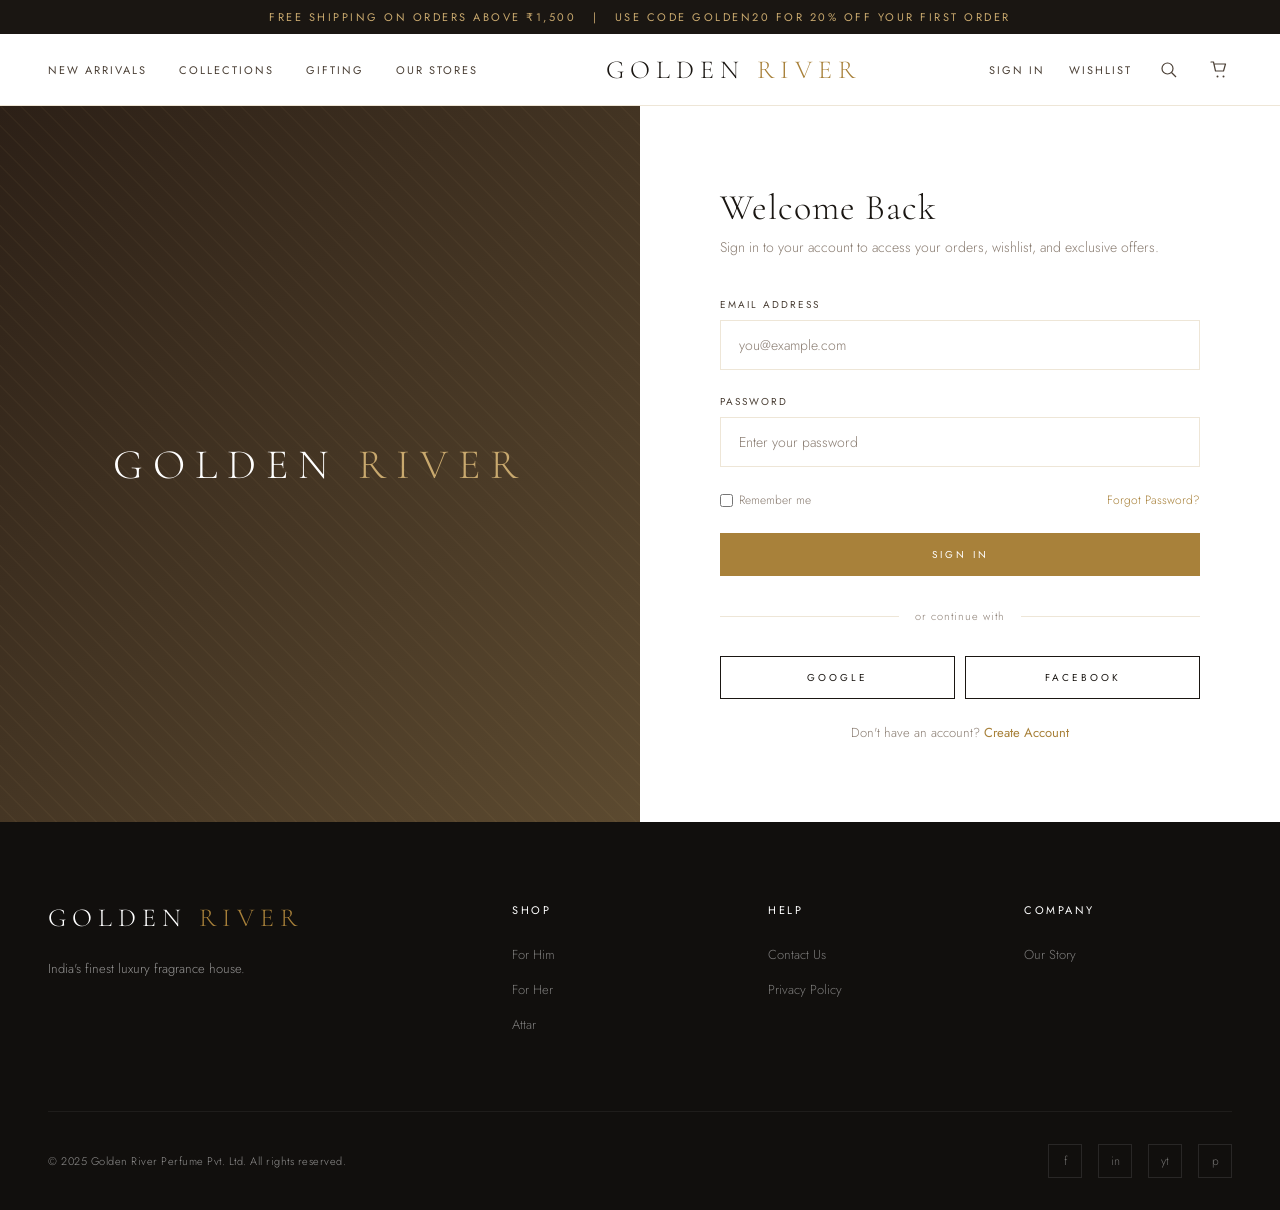
<file: pages/signin.html>
<!DOCTYPE html>
<html lang="en">
<head>
<meta charset="UTF-8">
<meta name="viewport" content="width=device-width, initial-scale=1.0">
<title>Sign In | Golden River Perfume</title>
<meta name="description" content="Sign in to your Golden River Perfume account to manage orders, wishlist, and exclusive member benefits.">
<link rel="preconnect" href="https://fonts.googleapis.com">
<link rel="preconnect" href="https://fonts.gstatic.com" crossorigin>
<link href="https://fonts.googleapis.com/css2?family=Cormorant+Garamond:ital,wght@0,300;0,400;0,500;0,600;1,300;1,400&family=Jost:wght@200;300;400;500&display=swap" rel="stylesheet">
<link rel="stylesheet" href="../css/global.css">
<link rel="stylesheet" href="../css/pages.css">
</head>
<body>

<!-- ANNOUNCEMENT BAR -->
<div class="announcement">
  Free Shipping on Orders Above &#8377;1,500 &nbsp;&nbsp;|&nbsp;&nbsp; Use Code GOLDEN20 for 20% Off Your First Order
</div>

<!-- TOP NAV -->
<nav class="topnav">
  <div class="nav-left">
    <a href="shop.html">New Arrivals</a>
    <a href="shop.html">Collections</a>
    <a href="shop.html?cat=Gift+Sets">Gifting</a>
    <a href="contact.html">Our Stores</a>
  </div>
  <a href="../index.html" class="logo">Golden <span>River</span></a>
  <div class="nav-right">
    <a href="signin.html">Sign In</a>
    <a href="wishlist.html" style="position:relative">Wishlist <span class="wishlist-count" style="display:none">0</span></a>
    <button class="nav-icon-btn" aria-label="Search">
      <svg width="18" height="18" viewBox="0 0 18 18" fill="none"><circle cx="7.5" cy="7.5" r="5.5" stroke="#4A3F35" stroke-width="1.2"/><line x1="11.5" y1="11.5" x2="16" y2="16" stroke="#4A3F35" stroke-width="1.2"/></svg>
    </button>
    <a href="cart.html" class="nav-icon-btn" style="position:relative">
      <svg width="18" height="18" viewBox="0 0 18 18" fill="none"><path d="M1 1h2.5l2 9h8l2-7H5" stroke="#4A3F35" stroke-width="1.2" stroke-linecap="round" stroke-linejoin="round"/><circle cx="7.5" cy="15.5" r="1" fill="#4A3F35"/><circle cx="13.5" cy="15.5" r="1" fill="#4A3F35"/></svg>
      <span class="cart-count" style="display:none">0</span>
    </a>
    <button class="mobile-menu-btn" aria-label="Menu"><span></span><span></span><span></span></button>
  </div>
</nav>

<!-- SIGN IN SECTION -->
<section class="signin-section">
  <div class="signin-visual">
    <div class="logo" style="font-size:42px;color:#fff;letter-spacing:10px;position:relative;">
      Golden <span style="color:#C9A96E;">River</span>
    </div>
  </div>

  <div class="signin-form-wrap">
    <h2>Welcome Back</h2>
    <p>Sign in to your account to access your orders, wishlist, and exclusive offers.</p>

    <form class="signin-form" onsubmit="event.preventDefault(); GRToast.show('Sign in is not available in this demo.'); ">
      <div class="form-group">
        <label for="signinEmail">Email Address</label>
        <input type="email" id="signinEmail" class="form-input" placeholder="you@example.com" required>
      </div>
      <div class="form-group">
        <label for="signinPassword">Password</label>
        <input type="password" id="signinPassword" class="form-input" placeholder="Enter your password" required>
      </div>
      <div class="form-options">
        <label style="display:flex;align-items:center;gap:6px;cursor:pointer;">
          <input type="checkbox" style="accent-color:#A8813A;"> Remember me
        </label>
        <a href="#">Forgot Password?</a>
      </div>
      <button type="submit" class="btn-primary">Sign In</button>

      <div class="divider-line">
        <span>or continue with</span>
      </div>

      <div style="display:flex;gap:10px;">
        <button type="button" class="btn-outline-dark" style="flex:1;text-align:center;" onclick="GRToast.show('Google sign-in is not available in this demo.')">Google</button>
        <button type="button" class="btn-outline-dark" style="flex:1;text-align:center;" onclick="GRToast.show('Facebook sign-in is not available in this demo.')">Facebook</button>
      </div>
    </form>

    <div class="signin-bottom">
      Don't have an account? <a href="register.html">Create Account</a>
    </div>
  </div>
</section>

<!-- FOOTER -->
<footer>
  <div class="footer-top">
    <div class="footer-brand">
      <span class="logo">Golden <span>River</span></span>
      <p>India's finest luxury fragrance house.</p>
    </div>
    <div class="footer-col">
      <h4>Shop</h4>
      <ul>
        <li><a href="shop.html?cat=For+Him">For Him</a></li>
        <li><a href="shop.html?cat=For+Her">For Her</a></li>
        <li><a href="shop.html?cat=Attar">Attar</a></li>
      </ul>
    </div>
    <div class="footer-col">
      <h4>Help</h4>
      <ul>
        <li><a href="contact.html">Contact Us</a></li>
        <li><a href="#">Privacy Policy</a></li>
      </ul>
    </div>
    <div class="footer-col">
      <h4>Company</h4>
      <ul>
        <li><a href="about.html">Our Story</a></li>
      </ul>
    </div>
  </div>
  <div class="footer-bottom">
    <p>&copy; 2025 Golden River Perfume Pvt. Ltd. All rights reserved.</p>
    <div class="social-links">
      <a href="#" aria-label="Facebook">f</a>
      <a href="#" aria-label="Instagram">in</a>
      <a href="#" aria-label="YouTube">yt</a>
      <a href="#" aria-label="Pinterest">p</a>
    </div>
  </div>
</footer>

<script src="../js/toast.js"></script>
<script src="../js/store.js"></script>
<script src="../js/products.js"></script>
<script src="../js/global.js"></script>
</body>
</html>
</file>
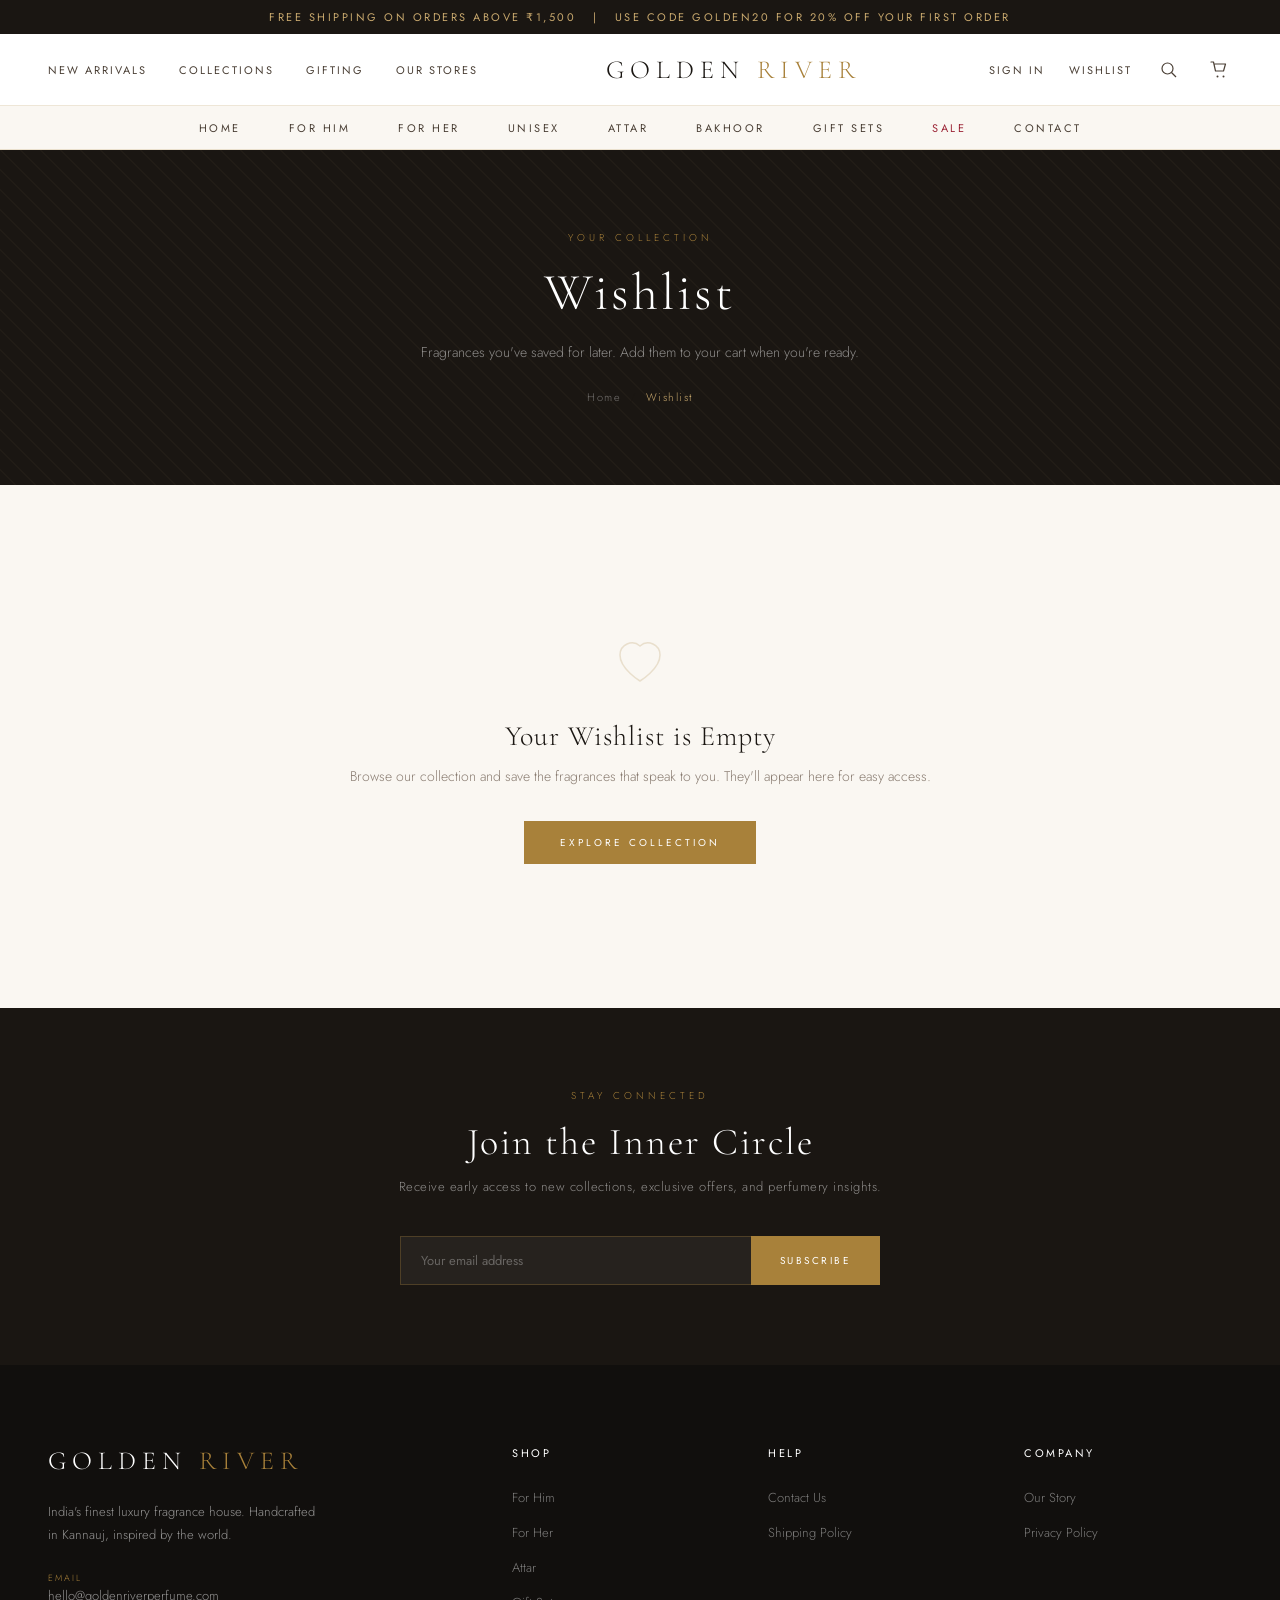
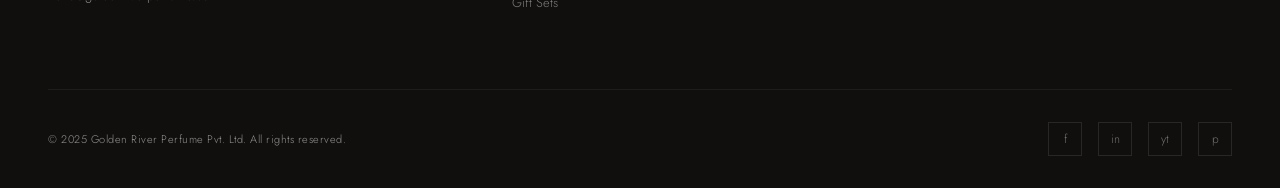
<file: pages/wishlist.html>
<!DOCTYPE html>
<html lang="en">
<head>
<meta charset="UTF-8">
<meta name="viewport" content="width=device-width, initial-scale=1.0">
<title>My Wishlist | Golden River Perfume</title>
<meta name="description" content="View and manage your saved Golden River fragrances. Your curated wishlist of luxury perfumes.">
<link rel="preconnect" href="https://fonts.googleapis.com">
<link rel="preconnect" href="https://fonts.gstatic.com" crossorigin>
<link href="https://fonts.googleapis.com/css2?family=Cormorant+Garamond:ital,wght@0,300;0,400;0,500;0,600;1,300;1,400&family=Jost:wght@200;300;400;500&display=swap" rel="stylesheet">
<link rel="stylesheet" href="../css/global.css">
<link rel="stylesheet" href="../css/pages.css">
</head>
<body>

<!-- ANNOUNCEMENT BAR -->
<div class="announcement">
  Free Shipping on Orders Above &#8377;1,500 &nbsp;&nbsp;|&nbsp;&nbsp; Use Code GOLDEN20 for 20% Off Your First Order
</div>

<!-- TOP NAV -->
<nav class="topnav">
  <div class="nav-left">
    <a href="shop.html">New Arrivals</a>
    <a href="shop.html">Collections</a>
    <a href="shop.html?cat=Gift+Sets">Gifting</a>
    <a href="contact.html">Our Stores</a>
  </div>
  <a href="../index.html" class="logo">Golden <span>River</span></a>
  <div class="nav-right">
    <a href="signin.html">Sign In</a>
    <a href="wishlist.html" style="position:relative">Wishlist <span class="wishlist-count" style="display:none">0</span></a>
    <button class="nav-icon-btn" aria-label="Search">
      <svg width="18" height="18" viewBox="0 0 18 18" fill="none"><circle cx="7.5" cy="7.5" r="5.5" stroke="#4A3F35" stroke-width="1.2"/><line x1="11.5" y1="11.5" x2="16" y2="16" stroke="#4A3F35" stroke-width="1.2"/></svg>
    </button>
    <a href="cart.html" class="nav-icon-btn" style="position:relative">
      <svg width="18" height="18" viewBox="0 0 18 18" fill="none"><path d="M1 1h2.5l2 9h8l2-7H5" stroke="#4A3F35" stroke-width="1.2" stroke-linecap="round" stroke-linejoin="round"/><circle cx="7.5" cy="15.5" r="1" fill="#4A3F35"/><circle cx="13.5" cy="15.5" r="1" fill="#4A3F35"/></svg>
      <span class="cart-count" style="display:none">0</span>
    </a>
    <button class="mobile-menu-btn" aria-label="Menu"><span></span><span></span><span></span></button>
  </div>
</nav>

<!-- SECONDARY NAV -->
<nav class="subnav">
  <a href="../index.html">Home</a>
  <a href="shop.html?cat=For+Him">For Him</a>
  <a href="shop.html?cat=For+Her">For Her</a>
  <a href="shop.html?cat=Unisex">Unisex</a>
  <a href="shop.html?cat=Attar">Attar</a>
  <a href="shop.html">Bakhoor</a>
  <a href="shop.html?cat=Gift+Sets">Gift Sets</a>
  <a href="shop.html?cat=Sale" class="sale">Sale</a>
  <a href="contact.html">Contact</a>
</nav>

<!-- PAGE HERO -->
<section class="page-hero">
  <span class="eyebrow">Your Collection</span>
  <h1>Wishlist</h1>
  <p>Fragrances you've saved for later. Add them to your cart when you're ready.</p>
  <div class="breadcrumb">
    <a href="../index.html">Home</a> &nbsp;/&nbsp; <span>Wishlist</span>
  </div>
</section>

<!-- WISHLIST CONTENT -->
<section class="wishlist-section">
  <div id="wishlistContent"></div>
</section>

<!-- NEWSLETTER -->
<section class="newsletter-section">
  <span class="eyebrow">Stay Connected</span>
  <h2>Join the Inner Circle</h2>
  <p>Receive early access to new collections, exclusive offers, and perfumery insights.</p>
  <div class="newsletter-form">
    <input type="email" placeholder="Your email address">
    <button>Subscribe</button>
  </div>
</section>

<!-- FOOTER -->
<footer>
  <div class="footer-top">
    <div class="footer-brand">
      <span class="logo">Golden <span>River</span></span>
      <p>India's finest luxury fragrance house. Handcrafted in Kannauj, inspired by the world.</p>
      <div class="footer-contact-item"><label>Email</label><span>hello@goldenriverperfume.com</span></div>
    </div>
    <div class="footer-col">
      <h4>Shop</h4>
      <ul>
        <li><a href="shop.html?cat=For+Him">For Him</a></li>
        <li><a href="shop.html?cat=For+Her">For Her</a></li>
        <li><a href="shop.html?cat=Attar">Attar</a></li>
        <li><a href="shop.html?cat=Gift+Sets">Gift Sets</a></li>
      </ul>
    </div>
    <div class="footer-col">
      <h4>Help</h4>
      <ul>
        <li><a href="contact.html">Contact Us</a></li>
        <li><a href="#">Shipping Policy</a></li>
      </ul>
    </div>
    <div class="footer-col">
      <h4>Company</h4>
      <ul>
        <li><a href="about.html">Our Story</a></li>
        <li><a href="#">Privacy Policy</a></li>
      </ul>
    </div>
  </div>
  <div class="footer-bottom">
    <p>&copy; 2025 Golden River Perfume Pvt. Ltd. All rights reserved.</p>
    <div class="social-links">
      <a href="#" aria-label="Facebook">f</a>
      <a href="#" aria-label="Instagram">in</a>
      <a href="#" aria-label="YouTube">yt</a>
      <a href="#" aria-label="Pinterest">p</a>
    </div>
  </div>
</footer>

<script src="../js/toast.js"></script>
<script src="../js/store.js"></script>
<script src="../js/products.js"></script>
<script src="../js/global.js"></script>
<script>
function renderWishlistPage() {
  const container = document.getElementById('wishlistContent');
  const items = GRStore.getWishlist();

  if (items.length === 0) {
    container.innerHTML = `
      <div class="wishlist-empty">
        <svg width="60" height="60" viewBox="0 0 60 60" fill="none">
          <path d="M30 52s-20-12-20-26A12 12 0 0 1 30 17a12 12 0 0 1 20 9c0 14-20 26-20 26z" stroke="#A8813A" stroke-width="1.5"/>
        </svg>
        <h3>Your Wishlist is Empty</h3>
        <p>Browse our collection and save the fragrances that speak to you. They'll appear here for easy access.</p>
        <a href="shop.html" class="btn-primary">Explore Collection</a>
      </div>
    `;
    return;
  }

  container.innerHTML = `
    <div class="wishlist-grid">
      ${items.map(p => renderProductCard(p, { showRemoveWishlist: true, showWishlistBtn: false })).join('')}
    </div>
  `;
}

renderWishlistPage();
window.addEventListener('wishlist-updated', renderWishlistPage);
</script>
</body>
</html>
</file>
<file: css/global.css>
/* ═══════════════════════════════════════════════════
   Golden River Perfume — Global Design System
   ═══════════════════════════════════════════════════ */

/* ── DESIGN TOKENS ── */
:root {
  --gold: #A8813A;
  --gold-light: #C9A96E;
  --gold-pale: #F0E6D0;
  --cream: #FAF7F2;
  --ink: #1A1612;
  --ink-mid: #4A3F35;
  --ink-light: #8A7D72;
  --border: rgba(168,129,58,0.2);
  --white: #FFFFFF;
  --danger: #9B2335;
  --serif: 'Cormorant Garamond', Georgia, serif;
  --sans: 'Jost', sans-serif;
  --transition-fast: 0.2s ease;
  --transition-med: 0.3s ease;
  --transition-slow: 0.6s ease;
  --shadow-soft: 0 4px 24px rgba(26,22,18,0.08);
  --shadow-hover: 0 8px 40px rgba(26,22,18,0.14);
  --radius-sm: 2px;
  --radius-md: 6px;
  --radius-lg: 12px;
}

/* ── RESET ── */
*, *::before, *::after { margin: 0; padding: 0; box-sizing: border-box; }
html { scroll-behavior: smooth; }
body {
  font-family: var(--sans);
  background: var(--cream);
  color: var(--ink);
  font-weight: 300;
  overflow-x: hidden;
  -webkit-font-smoothing: antialiased;
}
img { display: block; max-width: 100%; }
a { text-decoration: none; color: inherit; }
button { font-family: var(--sans); }
ul, ol { list-style: none; }
input, textarea, select { font-family: var(--sans); }

/* ── UTILITY CLASSES ── */
.container { max-width: 1280px; margin: 0 auto; padding: 0 3rem; }
.text-center { text-align: center; }
.text-gold { color: var(--gold); }
.visually-hidden { position: absolute; width: 1px; height: 1px; overflow: hidden; clip: rect(0 0 0 0); }

/* ── ANNOUNCEMENT BAR ── */
.announcement {
  background: var(--ink);
  color: var(--gold-light);
  text-align: center;
  padding: 9px 1rem;
  font-size: 11px;
  letter-spacing: 2.5px;
  text-transform: uppercase;
  font-family: var(--sans);
  font-weight: 400;
}

/* ── TOP NAV ── */
.topnav {
  display: flex;
  align-items: center;
  justify-content: space-between;
  padding: 0 3rem;
  height: 72px;
  background: var(--white);
  border-bottom: 1px solid var(--border);
  position: sticky;
  top: 0;
  z-index: 200;
}
.nav-left {
  display: flex;
  align-items: center;
  gap: 2rem;
}
.nav-left a {
  font-size: 11px;
  letter-spacing: 2px;
  text-transform: uppercase;
  color: var(--ink-mid);
  font-weight: 400;
  transition: color var(--transition-fast);
}
.nav-left a:hover { color: var(--gold); }
.logo {
  font-family: var(--serif);
  font-size: 26px;
  font-weight: 300;
  letter-spacing: 6px;
  text-transform: uppercase;
  color: var(--ink);
  text-align: center;
  flex: 0 0 auto;
}
.logo span { color: var(--gold); }
.nav-right {
  display: flex;
  align-items: center;
  gap: 1.5rem;
}
.nav-right a {
  font-size: 11px;
  letter-spacing: 2px;
  text-transform: uppercase;
  color: var(--ink-mid);
  font-weight: 400;
  transition: color var(--transition-fast);
  position: relative;
}
.nav-right a:hover { color: var(--gold); }
.nav-icon-btn {
  background: none;
  border: none;
  cursor: pointer;
  display: flex;
  align-items: center;
  padding: 4px;
  position: relative;
}
.cart-count, .wishlist-count {
  position: absolute;
  top: -6px;
  right: -8px;
  background: var(--gold);
  color: var(--white);
  font-size: 9px;
  width: 16px;
  height: 16px;
  border-radius: 50%;
  display: flex;
  align-items: center;
  justify-content: center;
  font-weight: 500;
  letter-spacing: 0;
}

/* ── SECONDARY NAV ── */
.subnav {
  background: var(--cream);
  border-bottom: 1px solid var(--border);
  display: flex;
  align-items: center;
  justify-content: center;
  gap: 3rem;
  height: 44px;
}
.subnav a {
  font-size: 11px;
  letter-spacing: 2.5px;
  text-transform: uppercase;
  color: var(--ink-mid);
  font-weight: 400;
  position: relative;
  transition: color var(--transition-fast);
}
.subnav a::after {
  content: '';
  position: absolute;
  bottom: -4px;
  left: 0;
  width: 0;
  height: 1px;
  background: var(--gold);
  transition: width var(--transition-med);
}
.subnav a:hover { color: var(--gold); }
.subnav a:hover::after { width: 100%; }
.subnav a.active { color: var(--gold); }
.subnav a.active::after { width: 100%; }
.subnav a.sale { color: var(--danger); }

/* ── BUTTONS ── */
.btn-primary {
  display: inline-block;
  background: var(--gold);
  color: var(--white);
  font-family: var(--sans);
  font-size: 10px;
  letter-spacing: 3px;
  text-transform: uppercase;
  padding: 14px 36px;
  font-weight: 400;
  transition: background var(--transition-fast), transform var(--transition-fast);
  cursor: pointer;
  border: none;
}
.btn-primary:hover { background: var(--gold-light); transform: translateY(-1px); }

.btn-outline-dark {
  display: inline-block;
  border: 1px solid var(--ink);
  color: var(--ink);
  font-size: 10px;
  letter-spacing: 3px;
  text-transform: uppercase;
  padding: 13px 40px;
  font-weight: 400;
  transition: background var(--transition-fast), color var(--transition-fast);
  cursor: pointer;
  background: none;
}
.btn-outline-dark:hover { background: var(--ink); color: var(--white); }

.btn-outline-gold {
  display: inline-block;
  border: 1px solid var(--gold);
  color: var(--gold);
  font-size: 10px;
  letter-spacing: 3px;
  text-transform: uppercase;
  padding: 13px 40px;
  font-weight: 400;
  transition: background var(--transition-fast), color var(--transition-fast);
  cursor: pointer;
  background: none;
}
.btn-outline-gold:hover { background: var(--gold); color: var(--white); }

.btn-outline-white {
  display: inline-block;
  border: 1px solid rgba(255,255,255,0.5);
  color: var(--white);
  font-size: 10px;
  letter-spacing: 3px;
  text-transform: uppercase;
  padding: 13px 32px;
  font-weight: 400;
  margin-left: 1rem;
  transition: background var(--transition-fast), border-color var(--transition-fast);
  cursor: pointer;
}
.btn-outline-white:hover { background: rgba(255,255,255,0.1); border-color: white; }

.btn-icon {
  background: none;
  border: 1px solid var(--border);
  width: 42px;
  height: 42px;
  display: inline-flex;
  align-items: center;
  justify-content: center;
  cursor: pointer;
  transition: all var(--transition-fast);
}
.btn-icon:hover { border-color: var(--gold); }
.btn-icon.active { background: var(--gold); border-color: var(--gold); }
.btn-icon.active svg { stroke: var(--white); fill: var(--white); }

/* ── SECTION HEADER ── */
.section-header {
  text-align: center;
  padding: 5rem 2rem 3rem;
}
.section-header .eyebrow {
  font-size: 10px;
  letter-spacing: 4px;
  text-transform: uppercase;
  color: var(--gold);
  display: block;
  margin-bottom: 1rem;
  font-weight: 400;
}
.section-header h2 {
  font-family: var(--serif);
  font-size: 42px;
  font-weight: 300;
  color: var(--ink);
  letter-spacing: 2px;
}
.section-header p {
  margin-top: 1rem;
  font-size: 14px;
  color: var(--ink-light);
  max-width: 480px;
  margin-left: auto;
  margin-right: auto;
  line-height: 1.8;
}
.divider-gold {
  width: 60px;
  height: 1px;
  background: var(--gold);
  margin: 1.5rem auto 0;
}

/* ── PRODUCT CARD (Shared) ── */
.products-grid {
  display: grid;
  grid-template-columns: repeat(4, 1fr);
  gap: 24px;
}
.product-card {
  position: relative;
  cursor: pointer;
}
.product-img-wrap {
  position: relative;
  overflow: hidden;
  background: var(--cream);
  aspect-ratio: 3/4;
  display: flex;
  align-items: center;
  justify-content: center;
  margin-bottom: 1rem;
  border: 1px solid rgba(168,129,58,0.08);
}
.product-img-wrap:hover .product-actions { opacity: 1; transform: translateY(0); }
.product-badge {
  position: absolute;
  top: 12px;
  left: 12px;
  background: var(--ink);
  color: var(--gold-light);
  font-size: 9px;
  letter-spacing: 1.5px;
  text-transform: uppercase;
  padding: 4px 10px;
  z-index: 2;
}
.product-badge.new { background: var(--gold); color: var(--white); }
.product-badge.sale { background: #9B2335; color: var(--white); }
.product-actions {
  position: absolute;
  bottom: 0;
  left: 0;
  right: 0;
  background: rgba(26,22,18,0.9);
  padding: 14px;
  opacity: 0;
  transform: translateY(8px);
  transition: all var(--transition-med);
  z-index: 3;
  display: flex;
  gap: 8px;
}
.add-to-cart {
  flex: 1;
  background: none;
  border: 1px solid var(--gold);
  color: var(--gold-light);
  font-family: var(--sans);
  font-size: 10px;
  letter-spacing: 2.5px;
  text-transform: uppercase;
  padding: 11px;
  cursor: pointer;
  transition: background var(--transition-fast), color var(--transition-fast);
  font-weight: 400;
}
.add-to-cart:hover { background: var(--gold); color: var(--white); }
.wishlist-btn {
  background: none;
  border: 1px solid rgba(255,255,255,0.25);
  color: rgba(255,255,255,0.6);
  width: 42px;
  flex-shrink: 0;
  cursor: pointer;
  display: flex;
  align-items: center;
  justify-content: center;
  transition: all var(--transition-fast);
}
.wishlist-btn:hover, .wishlist-btn.active { border-color: var(--gold); color: var(--gold-light); }
.wishlist-btn.active svg { fill: var(--gold-light); }

/* Placeholder product images */
.prod-visual {
  width: 100%;
  height: 100%;
  display: flex;
  align-items: center;
  justify-content: center;
}
/* Image placeholder for user-supplied images */
.product-img-placeholder {
  width: 100%;
  height: 100%;
  display: flex;
  align-items: center;
  justify-content: center;
  flex-direction: column;
  gap: 8px;
  color: var(--ink-light);
  background: linear-gradient(145deg, var(--cream), var(--gold-pale));
}
.product-img-placeholder svg { opacity: 0.3; }
.product-img-placeholder span {
  font-size: 9px;
  letter-spacing: 2px;
  text-transform: uppercase;
  opacity: 0.35;
}

/* Real product image when provided */
.product-img-placeholder img.product-img {
  width: 100%;
  height: 100%;
  display: flex;
  align-items: center;
  justify-content: center;
}

/* Render bottle photos smaller and centered */
.product-img-placeholder img.product-img {
  width: auto;
  max-width: 60%;
  max-height: 78%;
  object-fit: contain;
  display: block;
  margin: 0 auto;
}

.product-info { padding: 0 2px; }
.product-category {
  font-size: 10px;
  letter-spacing: 2px;
  text-transform: uppercase;
  color: var(--gold);
  margin-bottom: 4px;
}
.product-name {
  font-family: var(--serif);
  font-size: 18px;
  font-weight: 400;
  color: var(--ink);
  letter-spacing: 1px;
  margin-bottom: 6px;
  line-height: 1.2;
}
.product-price {
  font-size: 14px;
  color: var(--ink);
  font-weight: 400;
}
.product-price del { color: var(--ink-light); margin-right: 6px; font-weight: 300; }
.product-price .discount { color: #9B2335; font-size: 12px; margin-left: 4px; }

/* ── NEWSLETTER ── */
.newsletter-section {
  background: var(--ink);
  padding: 5rem 3rem;
  text-align: center;
}
.newsletter-section .eyebrow {
  font-size: 10px;
  letter-spacing: 4px;
  text-transform: uppercase;
  color: var(--gold);
  display: block;
  margin-bottom: 1rem;
}
.newsletter-section h2 {
  font-family: var(--serif);
  font-size: 38px;
  font-weight: 300;
  color: var(--white);
  letter-spacing: 2px;
  margin-bottom: 0.75rem;
}
.newsletter-section p {
  font-size: 13px;
  color: rgba(255,255,255,0.5);
  margin-bottom: 2.5rem;
  letter-spacing: 0.5px;
}
.newsletter-form {
  display: flex;
  max-width: 480px;
  margin: 0 auto;
  gap: 0;
}
.newsletter-form input {
  flex: 1;
  background: rgba(255,255,255,0.05);
  border: 1px solid rgba(168,129,58,0.3);
  border-right: none;
  color: var(--white);
  font-family: var(--sans);
  font-size: 13px;
  padding: 14px 20px;
  outline: none;
}
.newsletter-form input::placeholder { color: rgba(255,255,255,0.3); }
.newsletter-form button {
  background: var(--gold);
  border: 1px solid var(--gold);
  color: var(--white);
  font-family: var(--sans);
  font-size: 10px;
  letter-spacing: 2.5px;
  text-transform: uppercase;
  padding: 14px 28px;
  cursor: pointer;
  font-weight: 400;
  transition: background var(--transition-fast);
  white-space: nowrap;
}
.newsletter-form button:hover { background: var(--gold-light); }

/* ── FOOTER ── */
footer {
  background: #110F0D;
  color: rgba(255,255,255,0.55);
  padding: 5rem 3rem 2rem;
}
.footer-top {
  display: grid;
  grid-template-columns: 2fr 1fr 1fr 1fr;
  gap: 3rem;
  padding-bottom: 4rem;
  border-bottom: 1px solid rgba(255,255,255,0.06);
}
.footer-brand .logo {
  color: var(--white);
  display: block;
  margin-bottom: 1.5rem;
  text-align: left;
}
.footer-brand p {
  font-size: 13px;
  line-height: 1.8;
  max-width: 280px;
  margin-bottom: 1.5rem;
}
.footer-contact-item {
  display: flex;
  flex-direction: column;
  margin-bottom: 0.75rem;
}
.footer-contact-item label {
  font-size: 9px;
  letter-spacing: 2px;
  text-transform: uppercase;
  color: var(--gold);
  margin-bottom: 2px;
}
.footer-contact-item span { font-size: 13px; }
.footer-col h4 {
  font-size: 11px;
  letter-spacing: 2.5px;
  text-transform: uppercase;
  color: var(--white);
  margin-bottom: 1.5rem;
  font-weight: 400;
}
.footer-col ul { list-style: none; }
.footer-col ul li { margin-bottom: 0.75rem; }
.footer-col ul li a {
  font-size: 13px;
  color: rgba(255,255,255,0.45);
  transition: color var(--transition-fast);
}
.footer-col ul li a:hover { color: var(--gold-light); }
.footer-bottom {
  padding-top: 2rem;
  display: flex;
  align-items: center;
  justify-content: space-between;
}
.footer-bottom p { font-size: 11px; letter-spacing: 0.5px; }
.social-links { display: flex; gap: 1rem; }
.social-links a {
  width: 34px;
  height: 34px;
  border: 1px solid rgba(255,255,255,0.1);
  display: flex;
  align-items: center;
  justify-content: center;
  font-size: 12px;
  color: rgba(255,255,255,0.4);
  transition: border-color var(--transition-fast), color var(--transition-fast);
}
.social-links a:hover { border-color: var(--gold); color: var(--gold-light); }

/* ── PAGE HERO BANNER (reusable for inner pages) ── */
.page-hero {
  background: var(--ink);
  padding: 5rem 3rem;
  text-align: center;
  position: relative;
  overflow: hidden;
}
.page-hero::before {
  content: '';
  position: absolute;
  inset: 0;
  opacity: 0.04;
  background-image:
    repeating-linear-gradient(45deg, #C9A96E 0, #C9A96E 1px, transparent 0, transparent 50%);
  background-size: 20px 20px;
}
.page-hero .eyebrow {
  font-size: 10px;
  letter-spacing: 4px;
  text-transform: uppercase;
  color: var(--gold);
  display: block;
  margin-bottom: 1rem;
  position: relative;
}
.page-hero h1 {
  font-family: var(--serif);
  font-size: 52px;
  font-weight: 300;
  color: var(--white);
  letter-spacing: 3px;
  position: relative;
  margin-bottom: 1rem;
}
.page-hero p {
  font-size: 14px;
  color: rgba(255,255,255,0.5);
  max-width: 500px;
  margin: 0 auto;
  line-height: 1.8;
  position: relative;
}
.page-hero .breadcrumb {
  margin-top: 1.5rem;
  font-size: 11px;
  letter-spacing: 1.5px;
  position: relative;
}
.page-hero .breadcrumb a {
  color: rgba(255,255,255,0.4);
  transition: color var(--transition-fast);
}
.page-hero .breadcrumb a:hover { color: var(--gold-light); }
.page-hero .breadcrumb span { color: var(--gold-light); }

/* ── FORM ELEMENTS ── */
.form-group {
  margin-bottom: 1.5rem;
}
.form-group label {
  display: block;
  font-size: 10px;
  letter-spacing: 2px;
  text-transform: uppercase;
  color: var(--ink-mid);
  margin-bottom: 8px;
  font-weight: 400;
}
.form-input {
  width: 100%;
  padding: 14px 18px;
  border: 1px solid var(--border);
  background: var(--white);
  font-family: var(--sans);
  font-size: 14px;
  color: var(--ink);
  transition: border-color var(--transition-fast);
  outline: none;
  font-weight: 300;
}
.form-input:focus { border-color: var(--gold); }
.form-input::placeholder { color: var(--ink-light); }
textarea.form-input { resize: vertical; min-height: 140px; }

/* ── TOAST NOTIFICATIONS ── */
.toast-container {
  position: fixed;
  top: 130px;
  right: 24px;
  z-index: 9999;
  display: flex;
  flex-direction: column;
  gap: 8px;
}
.toast {
  background: var(--ink);
  color: var(--white);
  padding: 14px 24px;
  font-size: 13px;
  letter-spacing: 0.5px;
  display: flex;
  align-items: center;
  gap: 10px;
  border-left: 3px solid var(--gold);
  transform: translateX(120%);
  animation: toastIn 0.4s ease forwards;
  min-width: 280px;
  box-shadow: 0 8px 30px rgba(0,0,0,0.3);
}
.toast.out { animation: toastOut 0.4s ease forwards; }
@keyframes toastIn { to { transform: translateX(0); } }
@keyframes toastOut { to { transform: translateX(120%); opacity: 0; } }

/* ── ANIMATIONS ── */
@keyframes fadeUp {
  from { opacity: 0; transform: translateY(20px); }
  to { opacity: 1; transform: translateY(0); }
}
.animate-in { animation: fadeUp 0.6s ease forwards; }
.delay-1 { animation-delay: 0.1s; opacity: 0; }
.delay-2 { animation-delay: 0.25s; opacity: 0; }
.delay-3 { animation-delay: 0.4s; opacity: 0; }
.delay-4 { animation-delay: 0.55s; opacity: 0; }

/* ── MOBILE MENU ── */
.mobile-menu-btn {
  display: none;
  background: none;
  border: none;
  cursor: pointer;
  padding: 4px;
  flex-direction: column;
  gap: 5px;
}
.mobile-menu-btn span {
  width: 22px;
  height: 1.5px;
  background: var(--ink-mid);
  transition: all var(--transition-med);
}
.mobile-menu-btn.open span:nth-child(1) { transform: rotate(45deg) translate(4px, 5px); }
.mobile-menu-btn.open span:nth-child(2) { opacity: 0; }
.mobile-menu-btn.open span:nth-child(3) { transform: rotate(-45deg) translate(4px, -5px); }

/* ── RESPONSIVE ── */
@media (max-width: 900px) {
  .topnav { padding: 0 1.5rem; }
  .nav-left { display: none; }
  .subnav { gap: 1.5rem; overflow-x: auto; padding: 0 1rem; }
  .mobile-menu-btn { display: flex; }
  .container { padding: 0 1.5rem; }
  .products-grid { grid-template-columns: repeat(2, 1fr); }
  .newsletter-form { flex-direction: column; }
  .newsletter-form input { border-right: 1px solid rgba(168,129,58,0.3); border-bottom: none; }
  .footer-top { grid-template-columns: 1fr 1fr; }
  .footer-bottom { flex-direction: column; gap: 1rem; text-align: center; }
  .page-hero h1 { font-size: 36px; }
  .section-header h2 { font-size: 32px; }
}

@media (max-width: 600px) {
  .subnav { gap: 1rem; }
  .products-grid { grid-template-columns: repeat(2, 1fr); gap: 12px; }
  .footer-top { grid-template-columns: 1fr; }
  .page-hero { padding: 3rem 1.5rem; }
  .page-hero h1 { font-size: 28px; }
}
</file>
<file: css/home.css>
/* ═══════════════════════════════════════════════════
   Golden River — Home Page Styles
   ═══════════════════════════════════════════════════ */

/* ── HERO SLIDER ── */
.hero-slider {
  position: relative;
  width: 100%;
  height: 580px;
  overflow: hidden;
  background: var(--ink);
}
.slide {
  position: absolute;
  inset: 0;
  opacity: 0;
  transition: opacity 0.8s ease;
  display: flex;
  align-items: center;
}
.slide.active { opacity: 1; z-index: 1; }
.slide-bg {
  position: absolute;
  inset: 0;
  background-size: cover;
  background-position: center;
  transform: scale(1.05);
  transition: transform 8s ease;
}
.slide.active .slide-bg { transform: scale(1); }
.slide-overlay {
  position: absolute;
  inset: 0;
  background: linear-gradient(90deg, rgba(26,22,18,0.75) 0%, rgba(26,22,18,0.1) 60%);
}
.slide-content {
  position: relative;
  z-index: 2;
  padding: 0 6rem;
  max-width: 600px;
}
.slide-tag {
  font-size: 10px;
  letter-spacing: 4px;
  text-transform: uppercase;
  color: var(--gold-light);
  margin-bottom: 1rem;
  font-weight: 400;
}
.slide-content h1 {
  font-family: var(--serif);
  font-size: 62px;
  font-weight: 300;
  color: var(--white);
  line-height: 1.1;
  margin-bottom: 1.5rem;
  letter-spacing: 1px;
}
.slide-content h1 em {
  font-style: italic;
  color: var(--gold-light);
}
.slide-content p {
  font-size: 14px;
  color: rgba(255,255,255,0.75);
  line-height: 1.8;
  margin-bottom: 2rem;
  max-width: 400px;
}
.slider-dots {
  position: absolute;
  bottom: 2rem;
  left: 50%;
  transform: translateX(-50%);
  display: flex;
  gap: 8px;
  z-index: 10;
}
.dot {
  width: 6px;
  height: 6px;
  border-radius: 50%;
  background: rgba(255,255,255,0.35);
  cursor: pointer;
  transition: all 0.3s;
  border: none;
}
.dot.active { background: var(--gold-light); width: 24px; border-radius: 3px; }
.slider-arrow {
  position: absolute;
  top: 50%;
  transform: translateY(-50%);
  z-index: 10;
  background: rgba(255,255,255,0.1);
  border: 1px solid rgba(255,255,255,0.25);
  color: white;
  width: 44px;
  height: 44px;
  display: flex;
  align-items: center;
  justify-content: center;
  cursor: pointer;
  font-size: 18px;
  transition: background 0.2s;
}
.slider-arrow:hover { background: rgba(255,255,255,0.2); }
.slider-arrow.left { left: 2rem; }
.slider-arrow.right { right: 2rem; }

/* Placeholder banner visuals */
.slide:nth-child(1) .slide-bg { background: linear-gradient(135deg, #2C2017 0%, #5C3D20 50%, #3A2810 100%); }
.slide:nth-child(2) .slide-bg { background: linear-gradient(135deg, #1A1F2C 0%, #2C3A5A 50%, #1A2030 100%); }
.slide:nth-child(3) .slide-bg { background: linear-gradient(135deg, #1C1A18 0%, #4A3A28 50%, #2C2418 100%); }

.banner-bottle {
  position: absolute;
  right: 8%;
  bottom: 0;
  height: 85%;
  z-index: 2;
  display: flex;
  align-items: flex-end;
  opacity: 0;
  transform: translateX(140px);
  transition: transform 0.9s cubic-bezier(0.2, 0.85, 0.25, 1), opacity 0.65s ease;
  will-change: transform, opacity;
}
.slide.active .banner-bottle {
  opacity: 1;
  transform: translateX(0);
}
.banner-bottle img, .bottle-svg {
  height: 100%;
  width: auto;
  filter: drop-shadow(0 20px 60px rgba(0,0,0,0.5));
}

@media (prefers-reduced-motion: reduce) {
  .banner-bottle { transition: none; transform: none; }
}

/* ── TRUST STRIP ── */
.trust-strip {
  background: var(--ink);
  display: grid;
  grid-template-columns: repeat(3, 1fr);
}
.trust-item {
  display: flex;
  align-items: center;
  justify-content: center;
  gap: 1rem;
  padding: 1.5rem 2rem;
  border-right: 1px solid rgba(255,255,255,0.08);
}
.trust-item:last-child { border-right: none; }
.trust-icon { width: 32px; height: 32px; flex-shrink: 0; }
.trust-text strong {
  display: block;
  font-size: 13px;
  color: var(--white);
  letter-spacing: 1px;
  font-weight: 400;
  font-family: var(--serif);
}
.trust-text span {
  font-size: 10px;
  color: var(--gold-light);
  letter-spacing: 1.5px;
  text-transform: uppercase;
}

/* ── CATEGORY TILES ── */
.category-grid {
  display: grid;
  grid-template-columns: repeat(4, 1fr);
  gap: 2px;
  padding: 0 3rem 4rem;
}
.cat-tile {
  position: relative;
  height: 360px;
  overflow: hidden;
  cursor: pointer;
}
.cat-tile-bg {
  position: absolute;
  inset: 0;
  background-size: cover;
  background-position: center;
  transition: transform 0.5s ease;
}
.cat-tile:hover .cat-tile-bg { transform: scale(1.06); }
.cat-tile-overlay {
  position: absolute;
  inset: 0;
  background: linear-gradient(0deg, rgba(26,22,18,0.7) 0%, rgba(26,22,18,0.1) 60%);
}
.cat-tile-label {
  position: absolute;
  bottom: 0;
  left: 0;
  right: 0;
  padding: 2rem;
  z-index: 2;
}
.cat-tile-label span {
  display: block;
  font-size: 9px;
  letter-spacing: 3px;
  text-transform: uppercase;
  color: var(--gold-light);
  margin-bottom: 6px;
}
.cat-tile-label h3 {
  font-family: var(--serif);
  font-size: 26px;
  font-weight: 300;
  color: var(--white);
  letter-spacing: 2px;
  margin-bottom: 0.75rem;
}
.cat-link {
  font-size: 10px;
  letter-spacing: 2px;
  text-transform: uppercase;
  color: rgba(255,255,255,0.6);
  border-bottom: 1px solid rgba(255,255,255,0.3);
  padding-bottom: 1px;
  transition: color 0.2s, border-color 0.2s;
}
.cat-tile:hover .cat-link { color: var(--gold-light); border-color: var(--gold-light); }

/* Placeholder category images */
.cat-tile:nth-child(1) .cat-tile-bg { background: linear-gradient(160deg, #2A1F14, #5C3D20); }
.cat-tile:nth-child(2) .cat-tile-bg { background: linear-gradient(160deg, #141820, #2C3A5A); }
.cat-tile:nth-child(3) .cat-tile-bg { background: linear-gradient(160deg, #201420, #4A2A4A); }
.cat-tile:nth-child(4) .cat-tile-bg { background: linear-gradient(160deg, #181A14, #3A4A2C); }

/* Image placed inside .cat-tile-bg */
.cat-tile-bg img.cat-tile-img {
  position: absolute;
  inset: 0;
  width: 100%;
  height: 100%;
  object-fit: cover;
  display: block;
  transition: transform 0.5s ease;
}
.cat-tile:hover .cat-tile-bg img.cat-tile-img { transform: scale(1.06); }

/* ── BESTSELLERS TAB ── */
.bestseller-section {
  padding: 0 3rem 5rem;
  background: var(--white);
}
.tab-bar {
  display: flex;
  align-items: center;
  gap: 0;
  margin-bottom: 3rem;
  border-bottom: 1px solid var(--border);
}
.tab-btn {
  font-size: 11px;
  letter-spacing: 2.5px;
  text-transform: uppercase;
  color: var(--ink-light);
  padding: 1rem 2rem;
  background: none;
  border: none;
  border-bottom: 2px solid transparent;
  margin-bottom: -1px;
  cursor: pointer;
  transition: color 0.2s, border-color 0.2s;
  font-family: var(--sans);
  font-weight: 400;
}
.tab-btn.active { color: var(--ink); border-bottom-color: var(--gold); }
.tab-btn:hover { color: var(--ink); }
.view-all-wrap { text-align: center; margin-top: 3rem; }

/* ── FEATURE BANNER ── */
.feature-banner {
  display: grid;
  grid-template-columns: 1fr 1fr;
  min-height: 480px;
}
.feature-panel {
  position: relative;
  overflow: hidden;
  display: flex;
  align-items: center;
  padding: 5rem;
}
.feature-panel-bg {
  position: absolute;
  inset: 0;
  background-size: cover;
  background-position: center;
  transition: transform 0.6s;
}
.feature-panel:hover .feature-panel-bg { transform: scale(1.04); }
.feature-panel:nth-child(1) .feature-panel-bg { background: linear-gradient(135deg, #2C1F14 0%, #5C3520 100%); }
.feature-panel:nth-child(2) .feature-panel-bg { background: linear-gradient(135deg, #141620 0%, #282A40 100%); }
.feature-panel-overlay {
  position: absolute;
  inset: 0;
  background: rgba(26,22,18,0.45);
}
.feature-panel-content { position: relative; z-index: 2; }
.feature-panel-content .eyebrow {
  font-size: 10px;
  letter-spacing: 3px;
  text-transform: uppercase;
  color: var(--gold-light);
  margin-bottom: 1rem;
  display: block;
}
.feature-panel-content h2 {
  font-family: var(--serif);
  font-size: 40px;
  font-weight: 300;
  color: var(--white);
  letter-spacing: 2px;
  margin-bottom: 1rem;
  line-height: 1.15;
}
.feature-panel-content p {
  font-size: 13px;
  color: rgba(255,255,255,0.7);
  line-height: 1.8;
  max-width: 320px;
  margin-bottom: 2rem;
}

/* ── VIDEO SECTION ── */
.video-section {
  background: var(--ink);
  padding: 6rem 3rem;
  text-align: center;
}
.video-section .eyebrow {
  font-size: 10px;
  letter-spacing: 4px;
  text-transform: uppercase;
  color: var(--gold);
  display: block;
  margin-bottom: 1rem;
}
.video-section h2 {
  font-family: var(--serif);
  font-size: 42px;
  font-weight: 300;
  color: var(--white);
  letter-spacing: 2px;
  margin-bottom: 1rem;
}
.video-section p {
  font-size: 14px;
  color: rgba(255,255,255,0.55);
  margin-bottom: 3rem;
  max-width: 480px;
  margin-left: auto;
  margin-right: auto;
  line-height: 1.8;
}
.video-section .cta-wrap {
  margin-top: 3rem;
  margin-bottom: 3rem;
}
.video-grid {
  display: grid;
  grid-template-columns: 2fr 1fr 1fr;
  gap: 3px;
  max-width: 1100px;
  margin: 0 auto;
}
.video-placeholder {
  position: relative;
  overflow: hidden;
  cursor: pointer;
  border: 1px solid rgba(168,129,58,0.25);
  background: rgba(255,255,255,0.03);
}
.video-placeholder.main { aspect-ratio: 16/9; }
.video-placeholder.side { aspect-ratio: 9/10; }
.reel-video {
  position: absolute;
  inset: 0;
  width: 100%;
  height: 100%;
  object-fit: cover;
  transform: scale(1.02);
  filter: contrast(1.05) saturate(1.05);
  transition: transform 0.6s ease;
}
.video-placeholder:hover .reel-video { transform: scale(1.06); }
.video-inner {
  position: absolute;
  inset: 0;
  display: flex;
  flex-direction: column;
  align-items: center;
  justify-content: center;
  background: radial-gradient(circle at 50% 38%, rgba(26,22,18,0.25) 0%, rgba(26,22,18,0.72) 72%);
  opacity: 0;
  pointer-events: none;
  transition: opacity 0.25s ease;
  z-index: 1;
}
.video-placeholder:hover .video-inner { opacity: 1; }
.play-btn {
  width: 56px;
  height: 56px;
  border-radius: 50%;
  border: 1px solid var(--gold);
  display: flex;
  align-items: center;
  justify-content: center;
  margin-bottom: 1rem;
  transition: background 0.2s;
}
.video-placeholder:hover .play-btn { background: var(--gold); }
.play-btn svg { margin-left: 4px; }
.video-inner span {
  font-size: 10px;
  letter-spacing: 2px;
  text-transform: uppercase;
  color: rgba(255,255,255,0.4);
}
.video-inner strong {
  font-family: var(--serif);
  font-size: 16px;
  font-weight: 300;
  color: var(--white);
  letter-spacing: 1px;
  margin-top: 6px;
}
.video-label {
  position: absolute;
  bottom: 0;
  left: 0;
  right: 0;
  padding: 1.5rem;
  background: linear-gradient(0deg, rgba(0,0,0,0.6), transparent);
  text-align: left;
  z-index: 2;
}
.video-label .vtitle {
  font-family: var(--serif);
  font-size: 20px;
  font-weight: 300;
  color: var(--white);
  letter-spacing: 1px;
}
.video-label .vsub {
  font-size: 10px;
  color: var(--gold-light);
  letter-spacing: 2px;
  text-transform: uppercase;
}
.ai-generated-tag {
  display: inline-block;
  border: 1px solid rgba(168,129,58,0.3);
  color: var(--gold-light);
  font-size: 9px;
  letter-spacing: 2px;
  text-transform: uppercase;
  padding: 4px 12px;
  margin-top: 3px;
}
.video-tag {
  display: inline-block;
  border: 1px solid rgba(168,129,58,0.3);
  color: var(--gold-light);
  font-size: 9px;
  letter-spacing: 2px;
  text-transform: uppercase;
  padding: 4px 12px;
  margin-top: 3px;
}

/* ── HERITAGE SECTION ── */
.heritage-section {
  display: grid;
  grid-template-columns: 1fr 1fr;
  min-height: 500px;
}
.heritage-visual {
  background: linear-gradient(135deg, #2C2017, #5C4A30);
  display: flex;
  align-items: center;
  justify-content: center;
  position: relative;
  overflow: visible;
}
.heritage-pattern {
  position: absolute;
  inset: 0;
  opacity: 0.08;
  background-image:
    repeating-linear-gradient(45deg, #C9A96E 0, #C9A96E 1px, transparent 0, transparent 50%);
  background-size: 20px 20px;
}

/* About visual artwork (bottle + bow) */
.heritage-art {
  position: absolute;
  inset: 0;
  z-index: 1;
}
.heritage-bottle {
  position: absolute;
  left: 24%;
  bottom: 102px;
  width: min(420px, 68%);
  height: auto;
  filter: drop-shadow(0 18px 40px rgba(0,0,0,0.35));
  opacity: 0;
  transform: translateX(-50%);
}
.heritage-bow {
  position: absolute;
  left: 34%;
  bottom: -120px;
  width: min(380px, 56%);
  height: auto;
  z-index: 2;
  filter: drop-shadow(0 10px 26px rgba(0,0,0,0.25));
  opacity: 0;
  transform: translateX(calc(-50% - 92px));
}

/* Animate only on scroll */
.heritage-art.is-visible .heritage-bottle {
  animation: heritageInLeft 900ms ease-out 120ms forwards;
}
.heritage-art.is-visible .heritage-bow {
  animation: heritageInRight 900ms ease-out 260ms forwards;
}

@keyframes heritageInLeft {
  from { opacity: 0; transform: translateX(-90px); }
  to { opacity: 1; transform: translateX(0); }
}
@keyframes heritageInRight {
  from { opacity: 0; transform: translateX(90px); }
  to { opacity: 1; transform: translateX(0); }
}
.heritage-text {
  padding: 6rem 5rem;
  background: var(--cream);
  display: flex;
  flex-direction: column;
  justify-content: center;
}
.heritage-text .eyebrow {
  font-size: 10px;
  letter-spacing: 4px;
  text-transform: uppercase;
  color: var(--gold);
  display: block;
  margin-bottom: 1.5rem;
}
.heritage-text h2 {
  font-family: var(--serif);
  font-size: 38px;
  font-weight: 300;
  color: var(--ink);
  line-height: 1.2;
  margin-bottom: 1.5rem;
  letter-spacing: 1px;
}
.heritage-text p {
  font-size: 14px;
  color: var(--ink-light);
  line-height: 1.9;
  margin-bottom: 1rem;
}
.heritage-stats {
  display: grid;
  grid-template-columns: repeat(3, 1fr);
  gap: 1rem;
  margin: 2.5rem 0;
  padding-top: 2rem;
  border-top: 1px solid var(--border);
}
.stat-item strong {
  display: block;
  font-family: var(--serif);
  font-size: 32px;
  font-weight: 300;
  color: var(--gold);
  letter-spacing: 1px;
}
.stat-item span {
  font-size: 10px;
  letter-spacing: 2px;
  text-transform: uppercase;
  color: var(--ink-light);
}

/* ── TESTIMONIALS ── */
.testimonials-section {
  background: var(--white);
  padding: 6rem 3rem;
}
.testimonials-grid {
  display: grid;
  grid-template-columns: repeat(3, 1fr);
  gap: 2px;
  margin-top: 3rem;
}
.testimonial-card {
  padding: 3rem 2.5rem;
  background: var(--cream);
  position: relative;
}
.testimonial-card::before {
  content: '"';
  font-family: var(--serif);
  font-size: 80px;
  color: var(--gold);
  opacity: 0.3;
  position: absolute;
  top: 1.5rem;
  left: 2rem;
  line-height: 1;
}
.testimonial-card p {
  font-family: var(--serif);
  font-size: 17px;
  font-weight: 300;
  font-style: italic;
  color: var(--ink);
  line-height: 1.7;
  margin-bottom: 1.5rem;
  position: relative;
  z-index: 1;
}
.testimonial-author strong {
  display: block;
  font-size: 11px;
  letter-spacing: 2px;
  text-transform: uppercase;
  color: var(--ink);
  font-weight: 500;
}
.testimonial-author span {
  font-size: 11px;
  color: var(--ink-light);
}
.stars {
  display: flex;
  gap: 3px;
  margin-bottom: 1rem;
}
.star {
  width: 12px;
  height: 12px;
  background: var(--gold);
  clip-path: polygon(50% 0%, 61% 35%, 98% 35%, 68% 57%, 79% 91%, 50% 70%, 21% 91%, 32% 57%, 2% 35%, 39% 35%);
}

/* ── HOME RESPONSIVE ── */
@media (max-width: 900px) {
  .hero-slider { height: 400px; }
  .slide-content { padding: 0 2rem; }
  .slide-content h1 { font-size: 38px; }
  .banner-bottle { right: 4%; height: 78%; }
  .category-grid { grid-template-columns: repeat(2, 1fr); padding: 0 1.5rem 3rem; }
  .bestseller-section { padding: 0 1.5rem 3rem; }
  .video-grid { grid-template-columns: 1fr; }
  .video-placeholder.side { aspect-ratio: 16/7; }
  .feature-banner { grid-template-columns: 1fr; }
  .heritage-section { grid-template-columns: 1fr; }
  .heritage-visual { min-height: 220px; }
  .heritage-text { padding: 3rem 2rem; }
  .testimonials-grid { grid-template-columns: 1fr; }
}

@media (max-width: 600px) {
  .slide-content h1 { font-size: 30px; }
  .banner-bottle { display: none; }
  .trust-strip { grid-template-columns: 1fr; }
  .trust-item { border-right: none; border-bottom: 1px solid rgba(255,255,255,0.08); }
  .category-grid { grid-template-columns: 1fr; padding: 0 1rem 2rem; }
  .cat-tile { height: 260px; }
  .feature-panel { padding: 3rem 2rem; }
  .heritage-stats { grid-template-columns: repeat(3,1fr); }
}
</file>
<file: css/about.css>
/* ═══════════════════════════════════════════════════
   Golden River — About Page Styles
   ═══════════════════════════════════════════════════ */

/* ── STORY SECTION ── */
.story-section {
  display: grid;
  grid-template-columns: 1fr 1fr;
  min-height: 480px;
}
.story-visual {
  position: relative;
  overflow: hidden;
  background: linear-gradient(135deg, #2C2017, #5C4A30);
  display: flex;
  align-items: center;
  justify-content: center;
}
.story-visual .pattern-overlay {
  position: absolute;
  inset: 0;
  opacity: 0.06;
  background-image:
    repeating-linear-gradient(45deg, #C9A96E 0, #C9A96E 1px, transparent 0, transparent 50%);
  background-size: 20px 20px;
}
.story-visual .img-placeholder {
  position: relative;
  z-index: 1;
  display: flex;
  flex-direction: column;
  align-items: center;
  gap: 12px;
  color: rgba(255,255,255,0.3);
}
.story-visual .img-placeholder svg { opacity: 0.2; }
.story-visual .img-placeholder span {
  font-size: 10px;
  letter-spacing: 2px;
  text-transform: uppercase;
}
.story-text {
  padding: 5rem;
  display: flex;
  flex-direction: column;
  justify-content: center;
  background: var(--cream);
}
.story-text .eyebrow {
  font-size: 10px;
  letter-spacing: 4px;
  text-transform: uppercase;
  color: var(--gold);
  display: block;
  margin-bottom: 1.5rem;
}
.story-text h2 {
  font-family: var(--serif);
  font-size: 38px;
  font-weight: 300;
  color: var(--ink);
  line-height: 1.2;
  margin-bottom: 1.5rem;
  letter-spacing: 1px;
}
.story-text p {
  font-size: 14px;
  color: var(--ink-light);
  line-height: 1.9;
  margin-bottom: 1rem;
}

/* ── VALUES GRID ── */
.values-section {
  padding: 6rem 3rem;
  background: var(--white);
}
.values-grid {
  display: grid;
  grid-template-columns: repeat(4, 1fr);
  gap: 2px;
  margin-top: 3rem;
}
.value-card {
  background: var(--cream);
  padding: 3rem 2rem;
  text-align: center;
  transition: transform var(--transition-med);
}
.value-card:hover { transform: translateY(-4px); }
.value-icon {
  width: 60px;
  height: 60px;
  border-radius: 50%;
  border: 1px solid var(--border);
  margin: 0 auto 1.5rem;
  display: flex;
  align-items: center;
  justify-content: center;
}
.value-card h3 {
  font-family: var(--serif);
  font-size: 22px;
  font-weight: 300;
  color: var(--ink);
  letter-spacing: 1px;
  margin-bottom: 0.75rem;
}
.value-card p {
  font-size: 13px;
  color: var(--ink-light);
  line-height: 1.7;
}

/* ── TIMELINE ── */
.timeline-section {
  padding: 6rem 3rem;
  background: var(--ink);
}
.timeline-section .section-header h2 { color: var(--white); }
.timeline {
  max-width: 700px;
  margin: 3rem auto 0;
  position: relative;
}
.timeline::before {
  content: '';
  position: absolute;
  left: 50%;
  top: 0;
  bottom: 0;
  width: 1px;
  background: rgba(168,129,58,0.3);
  transform: translateX(-50%);
}
.timeline-item {
  display: flex;
  align-items: flex-start;
  margin-bottom: 3rem;
  position: relative;
}
.timeline-item:nth-child(even) { flex-direction: row-reverse; }
.timeline-dot {
  position: absolute;
  left: 50%;
  transform: translateX(-50%);
  width: 12px;
  height: 12px;
  border-radius: 50%;
  background: var(--gold);
  border: 2px solid var(--ink);
  z-index: 2;
}
.timeline-content {
  width: calc(50% - 30px);
  padding: 1.5rem;
  border: 1px solid rgba(168,129,58,0.2);
}
.timeline-item:nth-child(odd) .timeline-content { margin-right: auto; }
.timeline-item:nth-child(even) .timeline-content { margin-left: auto; }
.timeline-year {
  font-family: var(--serif);
  font-size: 28px;
  font-weight: 300;
  color: var(--gold);
  display: block;
  margin-bottom: 6px;
}
.timeline-content h4 {
  font-size: 14px;
  color: var(--white);
  letter-spacing: 1px;
  font-weight: 400;
  margin-bottom: 6px;
}
.timeline-content p {
  font-size: 12px;
  color: rgba(255,255,255,0.5);
  line-height: 1.6;
}

/* ── TEAM ── */
.team-section {
  padding: 6rem 3rem;
  background: var(--cream);
}
.team-grid {
  display: grid;
  grid-template-columns: repeat(3, 1fr);
  gap: 28px;
  margin-top: 3rem;
}
.team-card {
  text-align: center;
}
.team-photo {
  aspect-ratio: 3/4;
  background: linear-gradient(145deg, var(--cream), var(--gold-pale));
  margin-bottom: 1.5rem;
  display: flex;
  align-items: center;
  justify-content: center;
  border: 1px solid rgba(168,129,58,0.1);
}
.team-photo svg { opacity: 0.15; }
.team-card h3 {
  font-family: var(--serif);
  font-size: 22px;
  font-weight: 300;
  color: var(--ink);
  letter-spacing: 1px;
  margin-bottom: 4px;
}
.team-card .role {
  font-size: 10px;
  letter-spacing: 2px;
  text-transform: uppercase;
  color: var(--gold);
}

/* ── RESPONSIVE ── */
@media (max-width: 900px) {
  .story-section { grid-template-columns: 1fr; }
  .story-text { padding: 3rem 2rem; }
  .values-grid { grid-template-columns: repeat(2, 1fr); }
  .team-grid { grid-template-columns: repeat(2, 1fr); }
  .timeline-content { width: calc(50% - 20px); }
}
@media (max-width: 600px) {
  .values-grid { grid-template-columns: 1fr; }
  .team-grid { grid-template-columns: 1fr; max-width: 340px; margin-left: auto; margin-right: auto; }
  .timeline::before { left: 20px; }
  .timeline-dot { left: 20px; }
  .timeline-content { width: calc(100% - 50px); margin-left: auto !important; }
}
</file>
<file: css/pages.css>
/* ═══════════════════════════════════════════════════
   Golden River — Wishlist & Cart Page Styles
   ═══════════════════════════════════════════════════ */

/* ── WISHLIST PAGE ── */
.wishlist-section {
  padding: 4rem 3rem;
  background: var(--cream);
  min-height: 50vh;
}
.wishlist-empty, .cart-empty {
  text-align: center;
  padding: 5rem 2rem;
}
.wishlist-empty svg, .cart-empty svg {
  margin: 0 auto 1.5rem;
  opacity: 0.2;
}
.wishlist-empty h3, .cart-empty h3 {
  font-family: var(--serif);
  font-size: 28px;
  font-weight: 300;
  color: var(--ink);
  letter-spacing: 1px;
  margin-bottom: 0.75rem;
}
.wishlist-empty p, .cart-empty p {
  font-size: 14px;
  color: var(--ink-light);
  margin-bottom: 2rem;
  line-height: 1.7;
}
.wishlist-grid {
  display: grid;
  grid-template-columns: repeat(4, 1fr);
  gap: 24px;
}
.wishlist-grid .product-card .remove-wishlist {
  position: absolute;
  top: 12px;
  right: 12px;
  z-index: 4;
  background: var(--white);
  border: none;
  width: 32px;
  height: 32px;
  display: flex;
  align-items: center;
  justify-content: center;
  cursor: pointer;
  transition: all var(--transition-fast);
  box-shadow: 0 2px 8px rgba(0,0,0,0.1);
}
.wishlist-grid .product-card .remove-wishlist:hover {
  background: var(--danger);
}
.wishlist-grid .product-card .remove-wishlist:hover svg {
  stroke: white;
}

/* ── CART PAGE ── */
.cart-section {
  padding: 4rem 3rem;
  background: var(--cream);
  min-height: 50vh;
}
.cart-layout {
  display: grid;
  grid-template-columns: 2fr 1fr;
  gap: 3rem;
  align-items: flex-start;
}
.cart-items {
  background: var(--white);
}
.cart-header-row {
  display: grid;
  grid-template-columns: 3fr 1fr 1fr 1fr 40px;
  padding: 1rem 1.5rem;
  border-bottom: 1px solid var(--border);
  font-size: 10px;
  letter-spacing: 2px;
  text-transform: uppercase;
  color: var(--ink-light);
}
.cart-item {
  display: grid;
  grid-template-columns: 3fr 1fr 1fr 1fr 40px;
  padding: 1.5rem;
  border-bottom: 1px solid rgba(168,129,58,0.08);
  align-items: center;
}
.cart-item:last-child { border-bottom: none; }
.ci-product {
  display: flex;
  gap: 1rem;
  align-items: center;
}
.ci-thumb {
  width: 80px;
  height: 100px;
  flex-shrink: 0;
  background: linear-gradient(145deg, var(--cream), var(--gold-pale));
  display: flex;
  align-items: center;
  justify-content: center;
  border: 1px solid rgba(168,129,58,0.1);
}
.ci-thumb span {
  font-size: 7px;
  letter-spacing: 1px;
  text-transform: uppercase;
  color: var(--ink-light);
  opacity: 0.4;
}
.ci-details .ci-name {
  font-family: var(--serif);
  font-size: 16px;
  font-weight: 400;
  color: var(--ink);
  letter-spacing: 1px;
  margin-bottom: 4px;
}
.ci-details .ci-cat {
  font-size: 10px;
  letter-spacing: 2px;
  text-transform: uppercase;
  color: var(--gold);
}
.ci-details .ci-size {
  font-size: 11px;
  color: var(--ink-light);
  margin-top: 4px;
}
.ci-price {
  font-size: 14px;
  color: var(--ink);
}
.ci-qty .qty-control {
  transform: scale(0.85);
  transform-origin: left center;
}
.ci-total {
  font-size: 14px;
  color: var(--ink);
  font-weight: 400;
}
.ci-remove {
  background: none;
  border: none;
  cursor: pointer;
  color: var(--ink-light);
  padding: 4px;
  transition: color var(--transition-fast);
}
.ci-remove:hover { color: var(--danger); }

/* Cart Summary */
.cart-summary {
  background: var(--white);
  padding: 2rem;
  position: sticky;
  top: 130px;
}
.cart-summary h3 {
  font-family: var(--serif);
  font-size: 24px;
  font-weight: 300;
  color: var(--ink);
  letter-spacing: 1px;
  margin-bottom: 1.5rem;
  padding-bottom: 1rem;
  border-bottom: 1px solid var(--border);
}
.summary-row {
  display: flex;
  justify-content: space-between;
  align-items: center;
  padding: 0.5rem 0;
  font-size: 13px;
}
.summary-row .label { color: var(--ink-light); }
.summary-row .value { color: var(--ink); }
.summary-row.total {
  padding-top: 1rem;
  margin-top: 1rem;
  border-top: 1px solid var(--border);
  font-size: 16px;
}
.summary-row.total .label {
  font-family: var(--serif);
  font-size: 18px;
  color: var(--ink);
  letter-spacing: 1px;
}
.summary-row.total .value {
  font-family: var(--serif);
  font-size: 22px;
  color: var(--gold);
}
.cart-summary .btn-primary {
  width: 100%;
  text-align: center;
  margin-top: 1.5rem;
}
.promo-code {
  display: flex;
  gap: 0;
  margin-top: 1rem;
}
.promo-code input {
  flex: 1;
  padding: 12px 14px;
  border: 1px solid var(--border);
  border-right: none;
  font-size: 12px;
  outline: none;
  font-family: var(--sans);
}
.promo-code button {
  padding: 12px 18px;
  background: var(--ink);
  color: var(--gold-light);
  border: 1px solid var(--ink);
  font-size: 10px;
  letter-spacing: 2px;
  text-transform: uppercase;
  cursor: pointer;
  font-family: var(--sans);
  transition: background var(--transition-fast);
}
.promo-code button:hover { background: var(--ink-mid); }
.cart-trust {
  margin-top: 1.5rem;
  padding-top: 1.5rem;
  border-top: 1px solid var(--border);
}
.cart-trust-item {
  display: flex;
  gap: 8px;
  align-items: center;
  margin-bottom: 8px;
  font-size: 11px;
  color: var(--ink-light);
}
.cart-trust-item svg { flex-shrink: 0; }

/* ── SIGN IN PAGE ── */
.signin-section {
  display: grid;
  grid-template-columns: 1fr 1fr;
  min-height: 600px;
}
.signin-visual {
  background: linear-gradient(135deg, #2C2017, #5C4A30);
  display: flex;
  align-items: center;
  justify-content: center;
  position: relative;
  overflow: hidden;
}
.signin-visual::before {
  content: '';
  position: absolute;
  inset: 0;
  opacity: 0.05;
  background-image:
    repeating-linear-gradient(45deg, #C9A96E 0, #C9A96E 1px, transparent 0, transparent 50%);
  background-size: 20px 20px;
}
.signin-visual .logo {
  font-size: 42px;
  color: var(--white);
  letter-spacing: 10px;
  position: relative;
}
.signin-form-wrap {
  padding: 5rem;
  display: flex;
  flex-direction: column;
  justify-content: center;
  background: var(--white);
}
.signin-form-wrap h2 {
  font-family: var(--serif);
  font-size: 36px;
  font-weight: 300;
  color: var(--ink);
  letter-spacing: 1px;
  margin-bottom: 0.5rem;
}
.signin-form-wrap > p {
  font-size: 14px;
  color: var(--ink-light);
  margin-bottom: 2.5rem;
}
.signin-form .btn-primary { width: 100%; text-align: center; margin-top: 0.5rem; }
.signin-form .divider-line {
  display: flex;
  align-items: center;
  gap: 1rem;
  margin: 2rem 0;
}
.signin-form .divider-line::before,
.signin-form .divider-line::after {
  content: '';
  flex: 1;
  height: 1px;
  background: var(--border);
}
.signin-form .divider-line span {
  font-size: 11px;
  color: var(--ink-light);
  letter-spacing: 1px;
}
.signin-bottom {
  text-align: center;
  margin-top: 1.5rem;
  font-size: 13px;
  color: var(--ink-light);
}
.signin-bottom a {
  color: var(--gold);
  font-weight: 400;
  transition: color var(--transition-fast);
}
.signin-bottom a:hover { color: var(--gold-light); }
.form-options {
  display: flex;
  justify-content: space-between;
  align-items: center;
  margin-bottom: 1rem;
  font-size: 12px;
  color: var(--ink-light);
}
.form-options a { color: var(--gold); }

/* ── RESPONSIVE ── */
@media (max-width: 900px) {
  .wishlist-grid { grid-template-columns: repeat(2, 1fr); }
  .cart-layout { grid-template-columns: 1fr; }
  .cart-header-row { display: none; }
  .cart-item { grid-template-columns: 2fr 1fr 1fr 40px; }
  .ci-qty { display: none; }
  .signin-section { grid-template-columns: 1fr; }
  .signin-visual { min-height: 200px; }
  .signin-form-wrap { padding: 3rem 2rem; }
}
@media (max-width: 600px) {
  .wishlist-section { padding: 2rem 1rem; }
  .wishlist-grid { grid-template-columns: repeat(2, 1fr); gap: 12px; }
  .cart-section { padding: 2rem 1rem; }
  .cart-item { grid-template-columns: 1fr; gap: 0.5rem; text-align: center; }
  .ci-product { flex-direction: column; text-align: center; }
}
</file>
<file: css/contact.css>
/* ═══════════════════════════════════════════════════
   Golden River — Contact Page Styles
   ═══════════════════════════════════════════════════ */

.contact-section {
  display: grid;
  grid-template-columns: 1fr 1fr;
  min-height: 600px;
}

/* ── CONTACT FORM ── */
.contact-form-wrap {
  padding: 5rem;
  background: var(--white);
}
.contact-form-wrap h2 {
  font-family: var(--serif);
  font-size: 36px;
  font-weight: 300;
  color: var(--ink);
  letter-spacing: 1px;
  margin-bottom: 0.5rem;
}
.contact-form-wrap > p {
  font-size: 14px;
  color: var(--ink-light);
  line-height: 1.7;
  margin-bottom: 2.5rem;
}
.form-row {
  display: grid;
  grid-template-columns: 1fr 1fr;
  gap: 1.5rem;
}
.contact-form {
  margin-top: 1rem;
}
.contact-form .btn-primary { margin-top: 0.5rem; }

/* ── CONTACT INFO PANEL ── */
.contact-info-panel {
  background: var(--ink);
  padding: 5rem;
  display: flex;
  flex-direction: column;
  justify-content: center;
  position: relative;
  overflow: hidden;
}
.contact-info-panel::before {
  content: '';
  position: absolute;
  inset: 0;
  opacity: 0.04;
  background-image:
    repeating-linear-gradient(45deg, #C9A96E 0, #C9A96E 1px, transparent 0, transparent 50%);
  background-size: 20px 20px;
}
.contact-info-panel .eyebrow {
  font-size: 10px;
  letter-spacing: 4px;
  text-transform: uppercase;
  color: var(--gold);
  display: block;
  margin-bottom: 1rem;
  position: relative;
}
.contact-info-panel h3 {
  font-family: var(--serif);
  font-size: 32px;
  font-weight: 300;
  color: var(--white);
  letter-spacing: 1px;
  margin-bottom: 2rem;
  position: relative;
}
.contact-detail-item {
  display: flex;
  gap: 1rem;
  margin-bottom: 2rem;
  position: relative;
}
.contact-detail-item .cd-icon {
  width: 42px;
  height: 42px;
  flex-shrink: 0;
  border: 1px solid rgba(168,129,58,0.3);
  display: flex;
  align-items: center;
  justify-content: center;
}
.contact-detail-item .cd-label {
  font-size: 10px;
  letter-spacing: 2px;
  text-transform: uppercase;
  color: var(--gold-light);
  display: block;
  margin-bottom: 4px;
}
.contact-detail-item .cd-value {
  font-size: 14px;
  color: rgba(255,255,255,0.7);
  line-height: 1.6;
}

/* ── STORE LOCATIONS ── */
.stores-section {
  padding: 6rem 3rem;
  background: var(--cream);
}
.stores-grid {
  display: grid;
  grid-template-columns: repeat(3, 1fr);
  gap: 2px;
  margin-top: 3rem;
}
.store-card {
  background: var(--white);
  padding: 2.5rem;
}
.store-card h3 {
  font-family: var(--serif);
  font-size: 22px;
  font-weight: 300;
  color: var(--ink);
  letter-spacing: 1px;
  margin-bottom: 0.75rem;
}
.store-card .store-type {
  font-size: 10px;
  letter-spacing: 2px;
  text-transform: uppercase;
  color: var(--gold);
  display: block;
  margin-bottom: 1rem;
}
.store-card p {
  font-size: 13px;
  color: var(--ink-light);
  line-height: 1.7;
  margin-bottom: 0.5rem;
}
.store-card .store-hours {
  font-size: 12px;
  color: var(--ink-mid);
  margin-top: 1rem;
  padding-top: 1rem;
  border-top: 1px solid var(--border);
}

/* ── RESPONSIVE ── */
@media (max-width: 900px) {
  .contact-section { grid-template-columns: 1fr; }
  .contact-form-wrap { padding: 3rem 2rem; }
  .contact-info-panel { padding: 3rem 2rem; }
  .stores-grid { grid-template-columns: 1fr; }
}
@media (max-width: 600px) {
  .form-row { grid-template-columns: 1fr; }
}
</file>
<file: css/product.css>
/* ═══════════════════════════════════════════════════
   Golden River — Product Detail Page Styles
   ═══════════════════════════════════════════════════ */

.product-detail {
  display: grid;
  grid-template-columns: 1fr 1fr;
  min-height: 600px;
}

/* ── PRODUCT GALLERY ── */
.product-gallery {
  background: var(--cream);
  padding: 3rem;
  display: flex;
  flex-direction: column;
  gap: 1rem;
}
.product-main-image {
  flex: 1;
  display: flex;
  align-items: center;
  justify-content: center;
  background: linear-gradient(145deg, var(--cream), var(--gold-pale));
  border: 1px solid rgba(168,129,58,0.1);
  min-height: 420px;
  position: relative;
}
.product-main-image .img-placeholder {
  display: flex;
  flex-direction: column;
  align-items: center;
  gap: 12px;
  color: var(--ink-light);
}
.product-main-image .img-placeholder svg { opacity: 0.2; }
.product-main-image .img-placeholder span {
  font-size: 10px;
  letter-spacing: 2px;
  text-transform: uppercase;
  opacity: 0.3;
}
.product-thumbnails {
  display: flex;
  gap: 8px;
}
.thumb {
  width: 80px;
  height: 80px;
  border: 1px solid var(--border);
  cursor: pointer;
  display: flex;
  align-items: center;
  justify-content: center;
  background: var(--white);
  transition: border-color var(--transition-fast);
}
.thumb:hover, .thumb.active { border-color: var(--gold); }
.thumb span {
  font-size: 8px;
  color: var(--ink-light);
  letter-spacing: 1px;
  text-transform: uppercase;
}

/* ── PRODUCT INFO ── */
.product-detail-info {
  padding: 4rem 4rem 4rem 3rem;
  background: var(--white);
  display: flex;
  flex-direction: column;
  justify-content: center;
}
.pd-breadcrumb {
  font-size: 11px;
  color: var(--ink-light);
  letter-spacing: 1px;
  margin-bottom: 2rem;
}
.pd-breadcrumb a { color: var(--ink-light); transition: color var(--transition-fast); }
.pd-breadcrumb a:hover { color: var(--gold); }
.pd-category {
  font-size: 10px;
  letter-spacing: 3px;
  text-transform: uppercase;
  color: var(--gold);
  margin-bottom: 0.5rem;
}
.pd-name {
  font-family: var(--serif);
  font-size: 42px;
  font-weight: 300;
  color: var(--ink);
  letter-spacing: 2px;
  margin-bottom: 0.5rem;
  line-height: 1.15;
}
.pd-subtitle {
  font-size: 14px;
  color: var(--ink-light);
  margin-bottom: 1.5rem;
  line-height: 1.6;
}
.pd-rating {
  display: flex;
  align-items: center;
  gap: 8px;
  margin-bottom: 1.5rem;
}
.pd-rating .stars { margin-bottom: 0; }
.pd-rating span {
  font-size: 12px;
  color: var(--ink-light);
}
.pd-price {
  font-family: var(--serif);
  font-size: 28px;
  font-weight: 400;
  color: var(--ink);
  margin-bottom: 2rem;
}
.pd-price del {
  color: var(--ink-light);
  font-size: 20px;
  margin-right: 10px;
  font-weight: 300;
}
.pd-price .save-tag {
  font-family: var(--sans);
  font-size: 11px;
  background: rgba(155,35,53,0.1);
  color: var(--danger);
  padding: 4px 10px;
  letter-spacing: 1px;
  margin-left: 10px;
}
.pd-divider {
  width: 100%;
  height: 1px;
  background: var(--border);
  margin: 1.5rem 0;
}

/* Size selector */
.pd-sizes {
  margin-bottom: 1.5rem;
}
.pd-sizes label {
  display: block;
  font-size: 10px;
  letter-spacing: 2px;
  text-transform: uppercase;
  color: var(--ink-mid);
  margin-bottom: 10px;
}
.size-options {
  display: flex;
  gap: 8px;
}
.size-btn {
  padding: 10px 20px;
  border: 1px solid var(--border);
  background: none;
  cursor: pointer;
  font-family: var(--sans);
  font-size: 12px;
  letter-spacing: 1px;
  color: var(--ink-mid);
  transition: all var(--transition-fast);
}
.size-btn:hover { border-color: var(--ink); }
.size-btn.active {
  background: var(--ink);
  color: var(--gold-light);
  border-color: var(--ink);
}

/* Quantity */
.pd-quantity {
  display: flex;
  align-items: center;
  gap: 16px;
  margin-bottom: 2rem;
}
.pd-quantity label {
  font-size: 10px;
  letter-spacing: 2px;
  text-transform: uppercase;
  color: var(--ink-mid);
}
.qty-control {
  display: flex;
  align-items: center;
  border: 1px solid var(--border);
}
.qty-btn {
  width: 38px;
  height: 38px;
  background: none;
  border: none;
  cursor: pointer;
  font-size: 16px;
  color: var(--ink-mid);
  transition: background var(--transition-fast);
}
.qty-btn:hover { background: var(--cream); }
.qty-val {
  width: 44px;
  text-align: center;
  border-left: 1px solid var(--border);
  border-right: 1px solid var(--border);
  height: 38px;
  line-height: 38px;
  font-size: 14px;
}

/* Actions */
.pd-actions {
  display: flex;
  gap: 10px;
  margin-bottom: 2rem;
}
.pd-actions .btn-primary { flex: 1; text-align: center; }

/* Notes */
.pd-notes {
  display: grid;
  grid-template-columns: repeat(3, 1fr);
  gap: 1rem;
  margin-top: 2rem;
  padding-top: 2rem;
  border-top: 1px solid var(--border);
}
.pd-note {
  text-align: center;
}
.pd-note svg { margin: 0 auto 8px; display: block; }
.pd-note strong {
  display: block;
  font-size: 11px;
  letter-spacing: 1px;
  color: var(--ink);
  font-weight: 400;
  margin-bottom: 2px;
}
.pd-note span {
  font-size: 10px;
  color: var(--ink-light);
}

/* ── FRAGRANCE PYRAMID ── */
.fragrance-section {
  background: var(--white);
  padding: 5rem 3rem;
}
.fragrance-pyramid {
  max-width: 800px;
  margin: 3rem auto 0;
  display: grid;
  grid-template-columns: repeat(3, 1fr);
  gap: 2px;
}
.frag-level {
  background: var(--cream);
  padding: 2.5rem 2rem;
  text-align: center;
}
.frag-level .level-label {
  font-size: 10px;
  letter-spacing: 3px;
  text-transform: uppercase;
  color: var(--gold);
  display: block;
  margin-bottom: 0.75rem;
}
.frag-level h4 {
  font-family: var(--serif);
  font-size: 20px;
  font-weight: 300;
  color: var(--ink);
  margin-bottom: 0.5rem;
}
.frag-level p {
  font-size: 13px;
  color: var(--ink-light);
  line-height: 1.6;
}

/* ── RESPONSIVE ── */
@media (max-width: 900px) {
  .product-detail { grid-template-columns: 1fr; }
  .product-detail-info { padding: 2.5rem 2rem; }
  .product-main-image { min-height: 320px; }
}
@media (max-width: 600px) {
  .product-gallery { padding: 1.5rem; }
  .pd-name { font-size: 32px; }
  .pd-notes { grid-template-columns: 1fr; }
  .fragrance-pyramid { grid-template-columns: 1fr; }
}
</file>
<file: css/shop.css>
/* ═══════════════════════════════════════════════════
   Golden River — Shop/Collection Page Styles
   ═══════════════════════════════════════════════════ */

/* ── FILTER BAR ── */
.filter-bar {
  padding: 2rem 3rem;
  background: var(--white);
  border-bottom: 1px solid var(--border);
  display: flex;
  align-items: center;
  justify-content: space-between;
  gap: 2rem;
  flex-wrap: wrap;
}
.filter-group {
  display: flex;
  align-items: center;
  gap: 1.5rem;
}
.filter-tag {
  font-size: 11px;
  letter-spacing: 2px;
  text-transform: uppercase;
  color: var(--ink-light);
  padding: 8px 20px;
  border: 1px solid var(--border);
  cursor: pointer;
  transition: all var(--transition-fast);
  background: none;
  font-family: var(--sans);
}
.filter-tag:hover, .filter-tag.active {
  background: var(--ink);
  color: var(--gold-light);
  border-color: var(--ink);
}
.filter-select {
  font-size: 11px;
  letter-spacing: 1.5px;
  text-transform: uppercase;
  color: var(--ink-mid);
  padding: 8px 16px;
  border: 1px solid var(--border);
  background: var(--white);
  cursor: pointer;
  font-family: var(--sans);
  appearance: none;
  -webkit-appearance: none;
  padding-right: 32px;
  background-image: url("data:image/svg+xml,%3Csvg width='10' height='6' viewBox='0 0 10 6' xmlns='http://www.w3.org/2000/svg'%3E%3Cpath d='M1 1l4 4 4-4' stroke='%234A3F35' stroke-width='1' fill='none'/%3E%3C/svg%3E");
  background-repeat: no-repeat;
  background-position: right 12px center;
}
.result-count {
  font-size: 12px;
  color: var(--ink-light);
  letter-spacing: 0.5px;
}

/* ── SHOP GRID ── */
.shop-section {
  padding: 3rem;
  background: var(--cream);
}
.shop-grid {
  display: grid;
  grid-template-columns: repeat(4, 1fr);
  gap: 28px;
}
.shop-grid .product-card {
  background: var(--white);
  transition: box-shadow var(--transition-med);
}
.shop-grid .product-card:hover {
  box-shadow: var(--shadow-hover);
}
.shop-grid .product-info {
  padding: 1rem 1.2rem 1.5rem;
}

/* ── PAGINATION ── */
.pagination {
  display: flex;
  align-items: center;
  justify-content: center;
  gap: 8px;
  padding: 3rem 0 1rem;
}
.page-btn {
  width: 40px;
  height: 40px;
  border: 1px solid var(--border);
  background: var(--white);
  color: var(--ink-mid);
  font-family: var(--sans);
  font-size: 13px;
  cursor: pointer;
  display: flex;
  align-items: center;
  justify-content: center;
  transition: all var(--transition-fast);
}
.page-btn:hover, .page-btn.active {
  background: var(--ink);
  color: var(--gold-light);
  border-color: var(--ink);
}
.page-btn.nav-btn {
  width: auto;
  padding: 0 16px;
  font-size: 10px;
  letter-spacing: 2px;
  text-transform: uppercase;
}

/* ── RESPONSIVE ── */
@media (max-width: 900px) {
  .shop-section { padding: 2rem 1.5rem; }
  .shop-grid { grid-template-columns: repeat(2, 1fr); gap: 16px; }
  .filter-bar { padding: 1.5rem; }
  .filter-group { flex-wrap: wrap; gap: 0.75rem; }
}
@media (max-width: 600px) {
  .shop-grid { grid-template-columns: repeat(2, 1fr); gap: 10px; }
  .filter-bar { flex-direction: column; align-items: flex-start; }
}
</file>
